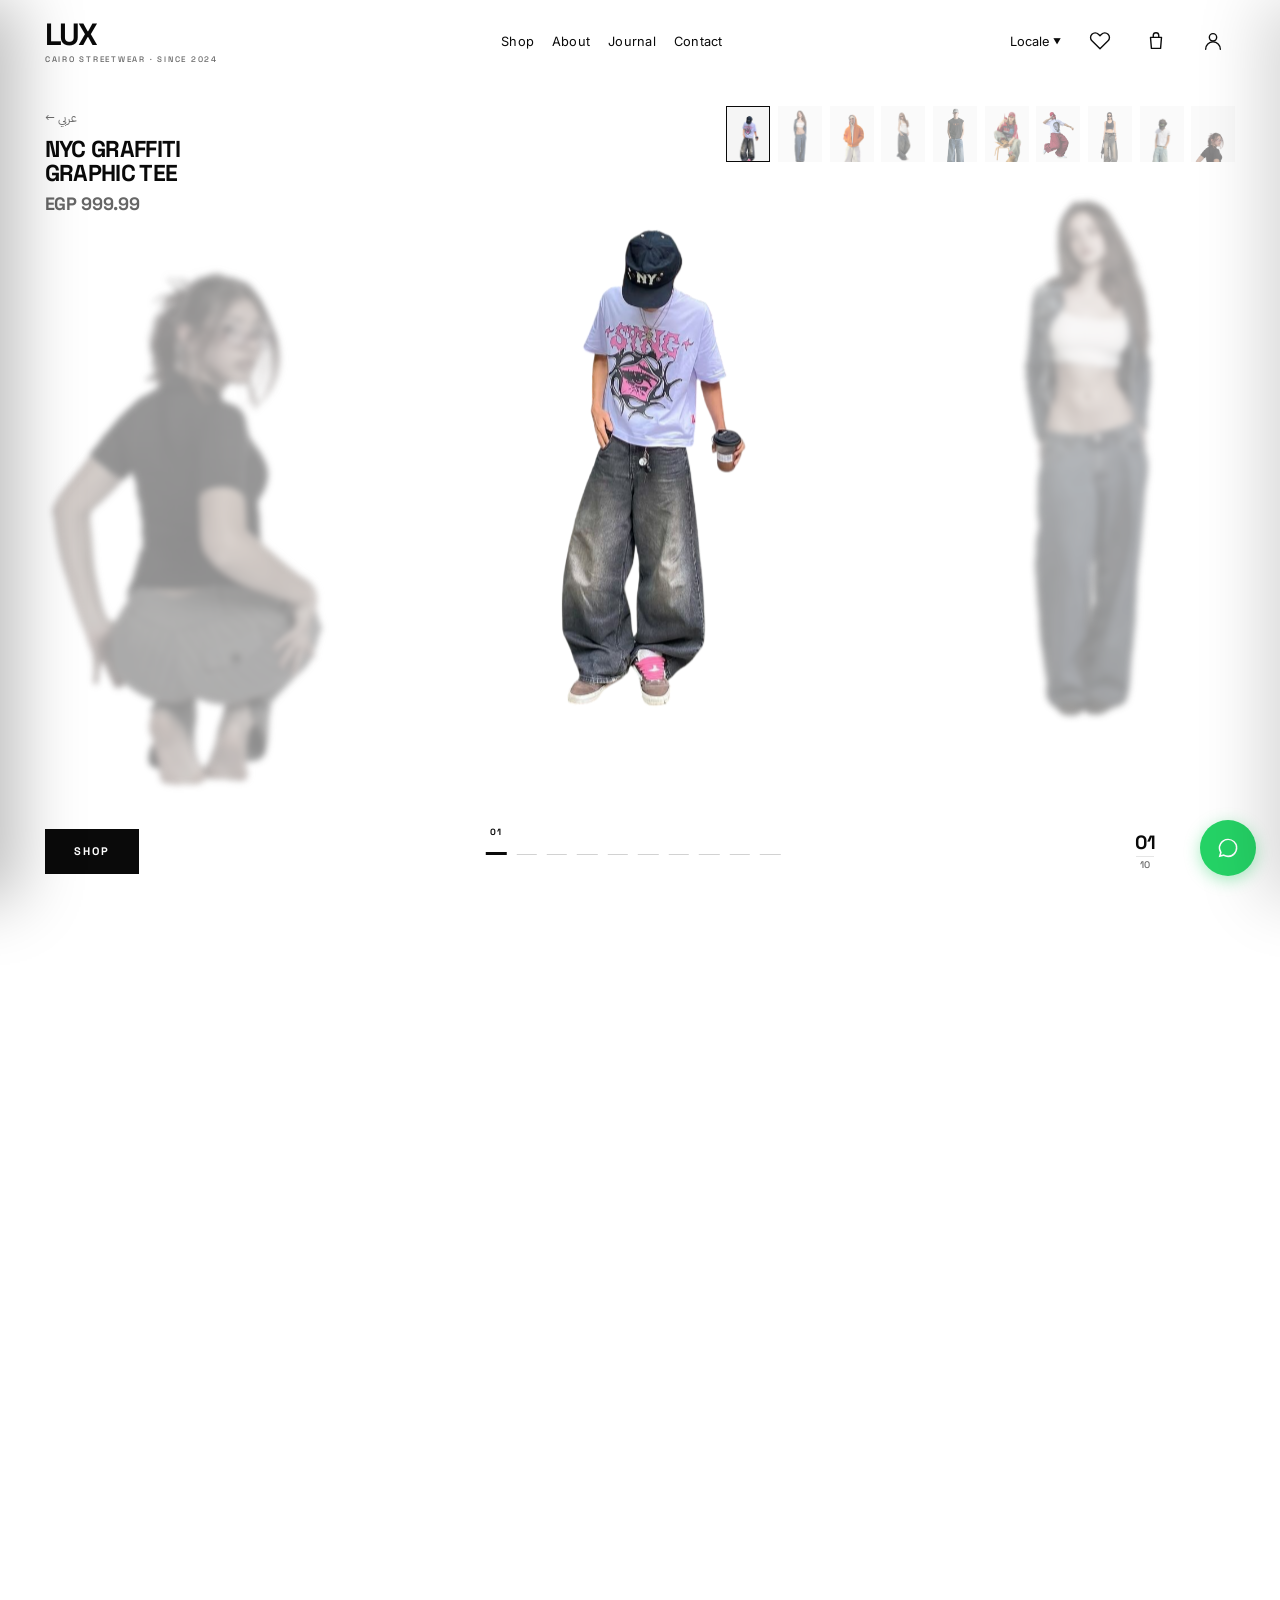
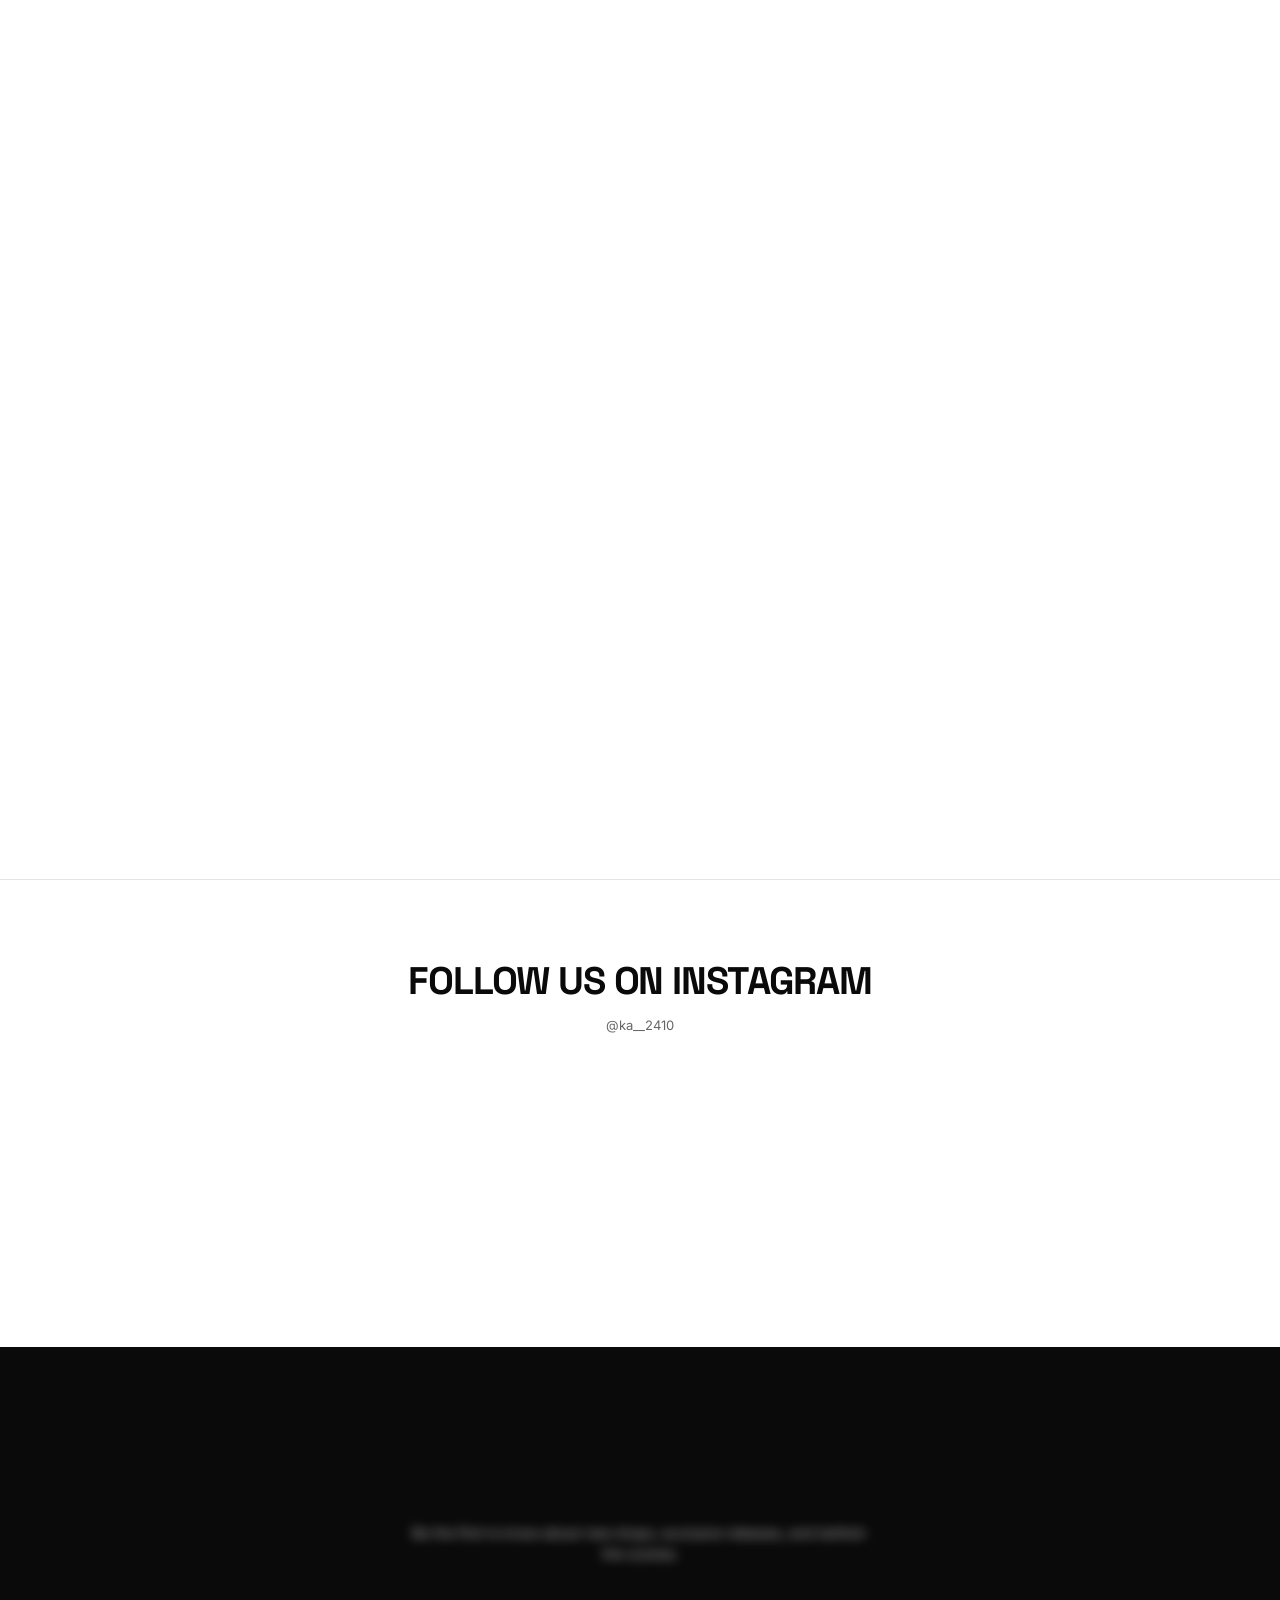
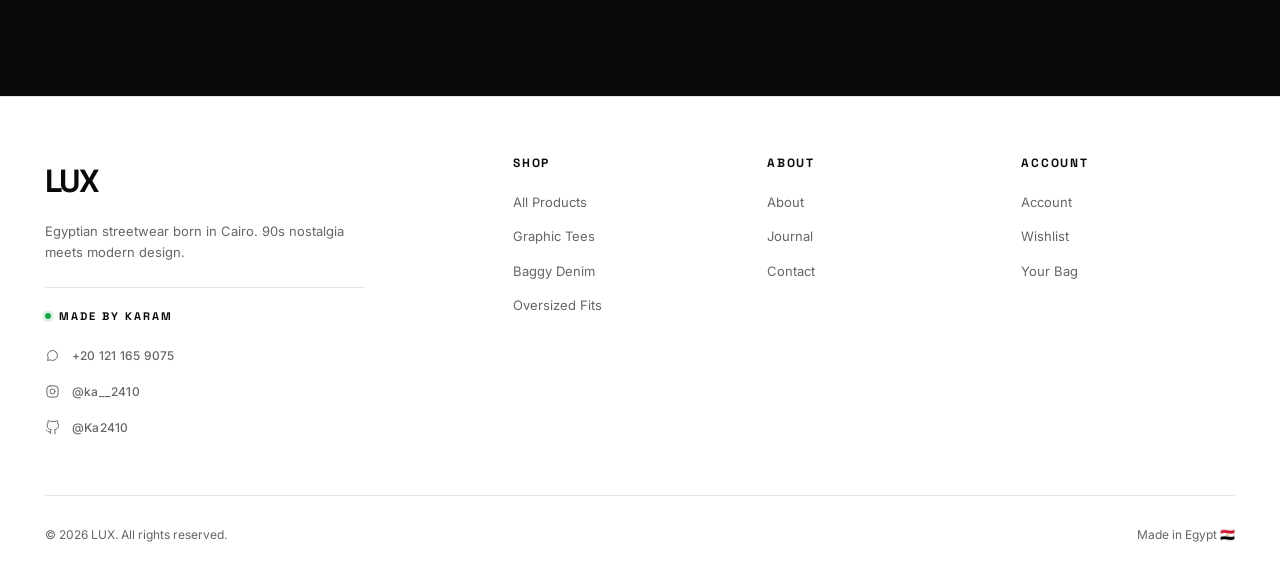
<file: index.html>
<!DOCTYPE html>
<html lang="en" dir="ltr">
<head>
<meta charset="UTF-8" />
<meta name="viewport" content="width=device-width, initial-scale=1.0, viewport-fit=cover" />
<title>LUX — Egyptian Streetwear</title>
<meta name="description" content="LUX — Egyptian streetwear born in Cairo. 90s nostalgia meets modern design. Shop graphic tees, baggy denim, oversized fits." />
<meta property="og:type" content="website" />
<meta property="og:url" content="https://lux-eg.com/" />
<meta property="og:title" content="LUX — Egyptian Streetwear" />
<meta property="og:description" content="Egyptian streetwear born in Cairo. 90s nostalgia meets modern design." />
<meta property="og:image" content="https://lux-eg.com/images/look-01.png" />
<meta property="og:site_name" content="LUX" />
<meta name="twitter:card" content="summary_large_image" />
<meta name="twitter:title" content="LUX — Egyptian Streetwear" />
<meta name="twitter:description" content="Egyptian streetwear born in Cairo." />
<meta name="twitter:image" content="https://lux-eg.com/images/look-01.png" />
<link rel="icon" type="image/svg+xml" href="./favicon.svg" />
<link rel="preconnect" href="https://fonts.googleapis.com">
<link rel="preconnect" href="https://fonts.gstatic.com" crossorigin>
<link href="https://fonts.googleapis.com/css2?family=Space+Grotesk:wght@400;500;700&family=Inter:wght@300;400;500;700&family=IBM+Plex+Sans+Arabic:wght@400;500;700&display=swap" rel="stylesheet">
<link rel="stylesheet" href="https://cdn.jsdelivr.net/npm/swiper@11/swiper-bundle.min.css" />
<link rel="stylesheet" href="./css/style.css" />
<link rel="stylesheet" href="./css/animations.css" />
<link rel="stylesheet" href="./css/home.css" />
</head>
<body>

<div id="navbar-container"></div>

<section class="hero hero-preload">
  <div class="hero-info">
    <button class="ar" id="arBtn" style="font-family:var(--font-ar);font-size:12px;margin-bottom:10px;opacity:0.6;">← عربي</button>
    <h1 class="hero-title" id="heroTitle">NYC GRAFFITI<br>GRAPHIC TEE</h1>
    <div class="hero-price" id="heroPrice">EGP 999.99</div>
  </div>

  <div class="hero-thumbs" id="heroThumbs"></div>

  <div class="swiper hero-swiper" id="heroSwiper">
    <div class="swiper-wrapper" id="heroWrapper"></div>
  </div>

  <div class="hero-bottom">
    <a href="product.html?slug=nyc-graffiti" class="btn hero-btn" id="heroBtn">
      <span data-t="shop">Shop Now</span>
    </a>
    <div class="hero-scroll-wrap">
      <div class="hero-chapters" id="heroChapters"></div>
    </div>
    <div class="hero-counter">
      <span class="current" id="heroCurrent">01</span>
      <span class="sep"></span>
      <span class="total" id="heroTotal">10</span>
    </div>
  </div>
</section>

<section class="section">
  <div class="section-head">
    <h2 class="section-title">Featured</h2>
    <a href="shop.html" class="section-link">Shop All →</a>
  </div>
  <div class="product-grid" id="featuredGrid"></div>
</section>

<section class="section">
  <div class="section-head">
    <h2 class="section-title">Collections</h2>
  </div>
  <div class="collections-grid">
    <a href="shop.html#graphic-tees" class="collection-card">
      <img src="./images/look-01.png" alt="Graphic Tees">
      <div class="collection-card-info"><h3>Graphic Tees</h3><p>Bold prints, soft cotton</p></div>
    </a>
    <a href="shop.html#baggy-denim" class="collection-card">
      <img src="./images/look-10.png" alt="Baggy Denim">
      <div class="collection-card-info"><h3>Baggy Denim</h3><p>Wide legs, big vibes</p></div>
    </a>
    <a href="shop.html#oversized-fits" class="collection-card">
      <img src="./images/look-03.png" alt="Oversized Fits">
      <div class="collection-card-info"><h3>Oversized Fits</h3><p>Comfort meets statement</p></div>
    </a>
  </div>
</section>

<section class="recently-viewed" id="recentlyViewedSection" style="display:none;">
  <div class="section-head">
    <h2 class="section-title" data-t="recentlyViewed">Recently Viewed</h2>
  </div>
  <div class="product-grid" id="recentlyViewedGrid"></div>
</section>

<section class="instagram-feed">
  <h2 data-t="followUs">Follow us on Instagram</h2>
  <a href="https://instagram.com/ka__2410" target="_blank" rel="noopener" class="handle">@ka__2410</a>
  <div class="instagram-grid" id="instagramGrid"></div>
</section>

<section class="newsletter">
  <h2 data-t="newsletter">Join the Movement</h2>
  <p>Be the first to know about new drops, exclusive releases, and behind-the-scenes.</p>
  <form class="newsletter-form" onsubmit="event.preventDefault(); showToast(t('subscribed')); this.reset();">
    <input type="email" placeholder="Your email" data-t-ph="emailPlaceholder" required>
    <button type="submit" data-t="subscribe">Subscribe</button>
  </form>
</section>

<div id="footer-container"></div>
<div id="drawers-container"></div>
<div id="modals-container"></div>

<script src="https://cdn.jsdelivr.net/npm/swiper@11/swiper-bundle.min.js"></script>
<script src="./js/app.js"></script>
<script src="./js/animations.js"></script>
<script>
document.addEventListener('DOMContentLoaded', () => {
  document.getElementById('navbar-container').innerHTML = renderNavbar();
  document.getElementById('footer-container').innerHTML = renderFooter();
  document.getElementById('drawers-container').innerHTML = renderDrawers();
  document.getElementById('modals-container').innerHTML = renderModals();
  initApp();

  const heroWrapper = document.getElementById('heroWrapper');
  PRODUCTS.forEach(p => {
    const slide = document.createElement('div');
    slide.className = 'swiper-slide';
    slide.innerHTML = `<img class="hero-img" src="${p.images[0]}" alt="${p.lookName}" loading="${p.id < 3 ? 'eager' : 'lazy'}">`;
    heroWrapper.appendChild(slide);
  });

  // ✅ Swiper Config — محسّن للموبايل
  const heroSwiper = new Swiper('#heroSwiper', {
    slidesPerView: 'auto',
    centeredSlides: true,
    loop: true,
    rtl: false,
    speed: 800,
    grabCursor: true,
    mousewheel: { forceToAxis: true, sensitivity: 1, releaseOnEdges: false },
    keyboard: { enabled: true },
    watchSlidesProgress: true,
    slideToClickedSlide: true,
    spaceBetween: 8,
    breakpoints: {
      0: {
        slidesPerView: 'auto',
        spaceBetween: 6
      },
      480: {
        slidesPerView: 'auto',
        spaceBetween: 8
      },
      900: {
        slidesPerView: 'auto',
        spaceBetween: 12
      }
    }
  });

  const heroTitle = document.getElementById('heroTitle');
  const heroPrice = document.getElementById('heroPrice');
  const heroBtn = document.getElementById('heroBtn');
  const heroCurrent = document.getElementById('heroCurrent');
  const heroThumbs = document.getElementById('heroThumbs');
  const heroChapters = document.getElementById('heroChapters');
  document.getElementById('heroTotal').textContent = String(PRODUCTS.length).padStart(2, '0');

  function renderHero(index) {
    const p = PRODUCTS[index];
    heroTitle.innerHTML = `${AppState.isRTL ? p.lookNameAr : p.lookName}<br>${AppState.isRTL ? p.itemNameAr : p.itemName}`;
    heroPrice.textContent = formatPrice(p.price);
    heroBtn.href = `product.html?slug=${p.slug}`;
    heroCurrent.textContent = num(String(index + 1).padStart(2, '0'));

    heroChapters.innerHTML = PRODUCTS.map((pp, i) => {
      const chapterNum = String(i + 1).padStart(2, '0');
      return `
        <button class="hero-chapter ${i === index ? 'active' : ''}"
                data-chapter="${i}"
                aria-label="${AppState.isRTL ? pp.lookNameAr : pp.lookName}">
          <span class="hero-chapter-num">${num(chapterNum)}</span>
        </button>
      `;
    }).join('');

    heroChapters.querySelectorAll('[data-chapter]').forEach(btn => {
      btn.addEventListener('click', () => {
        heroSwiper.slideToLoop(parseInt(btn.dataset.chapter, 10));
      });
    });

    heroThumbs.innerHTML = PRODUCTS.map((pp, i) =>
      `<button class="hero-thumb ${i === index ? 'active' : ''}" data-idx="${i}"
              style="background-image:url('${pp.images[0]}')" aria-label="${pp.lookName}"></button>`
    ).join('');
  }

  heroThumbs.addEventListener('click', e => {
    const thumb = e.target.closest('.hero-thumb');
    if (thumb) heroSwiper.slideToLoop(parseInt(thumb.dataset.idx, 10));
  });

  heroSwiper.on('slideChange', () => renderHero(heroSwiper.realIndex));
  renderHero(0);

  const featuredGrid = document.getElementById('featuredGrid');
  function renderFeatured() {
    featuredGrid.innerHTML = PRODUCTS.slice(0, 4).map(p => productCardHTML(p)).join('');
  }
  renderFeatured();

  const rvProducts = AppState.recentlyViewed.map(id => PRODUCTS.find(p => p.id === id)).filter(Boolean);
  if (rvProducts.length >= 2) {
    document.getElementById('recentlyViewedSection').style.display = 'block';
    document.getElementById('recentlyViewedGrid').innerHTML = rvProducts.map(p => productCardHTML(p)).join('');
  }

  const igImages = ['./images/look-01.png','./images/look-02.png','./images/look-03.png','./images/look-04.png','./images/look-05.png','./images/look-06.png'];
  document.getElementById('instagramGrid').innerHTML = igImages.map(img =>
    `<a href="https://instagram.com/ka__2410" target="_blank" rel="noopener" class="instagram-post" style="background-image:url('${img}')"></a>`
  ).join('');

  window.onLanguageChange = () => {
    renderHero(heroSwiper.realIndex);
    renderFeatured();
  };
});
</script>
</body>
</html>
</file>
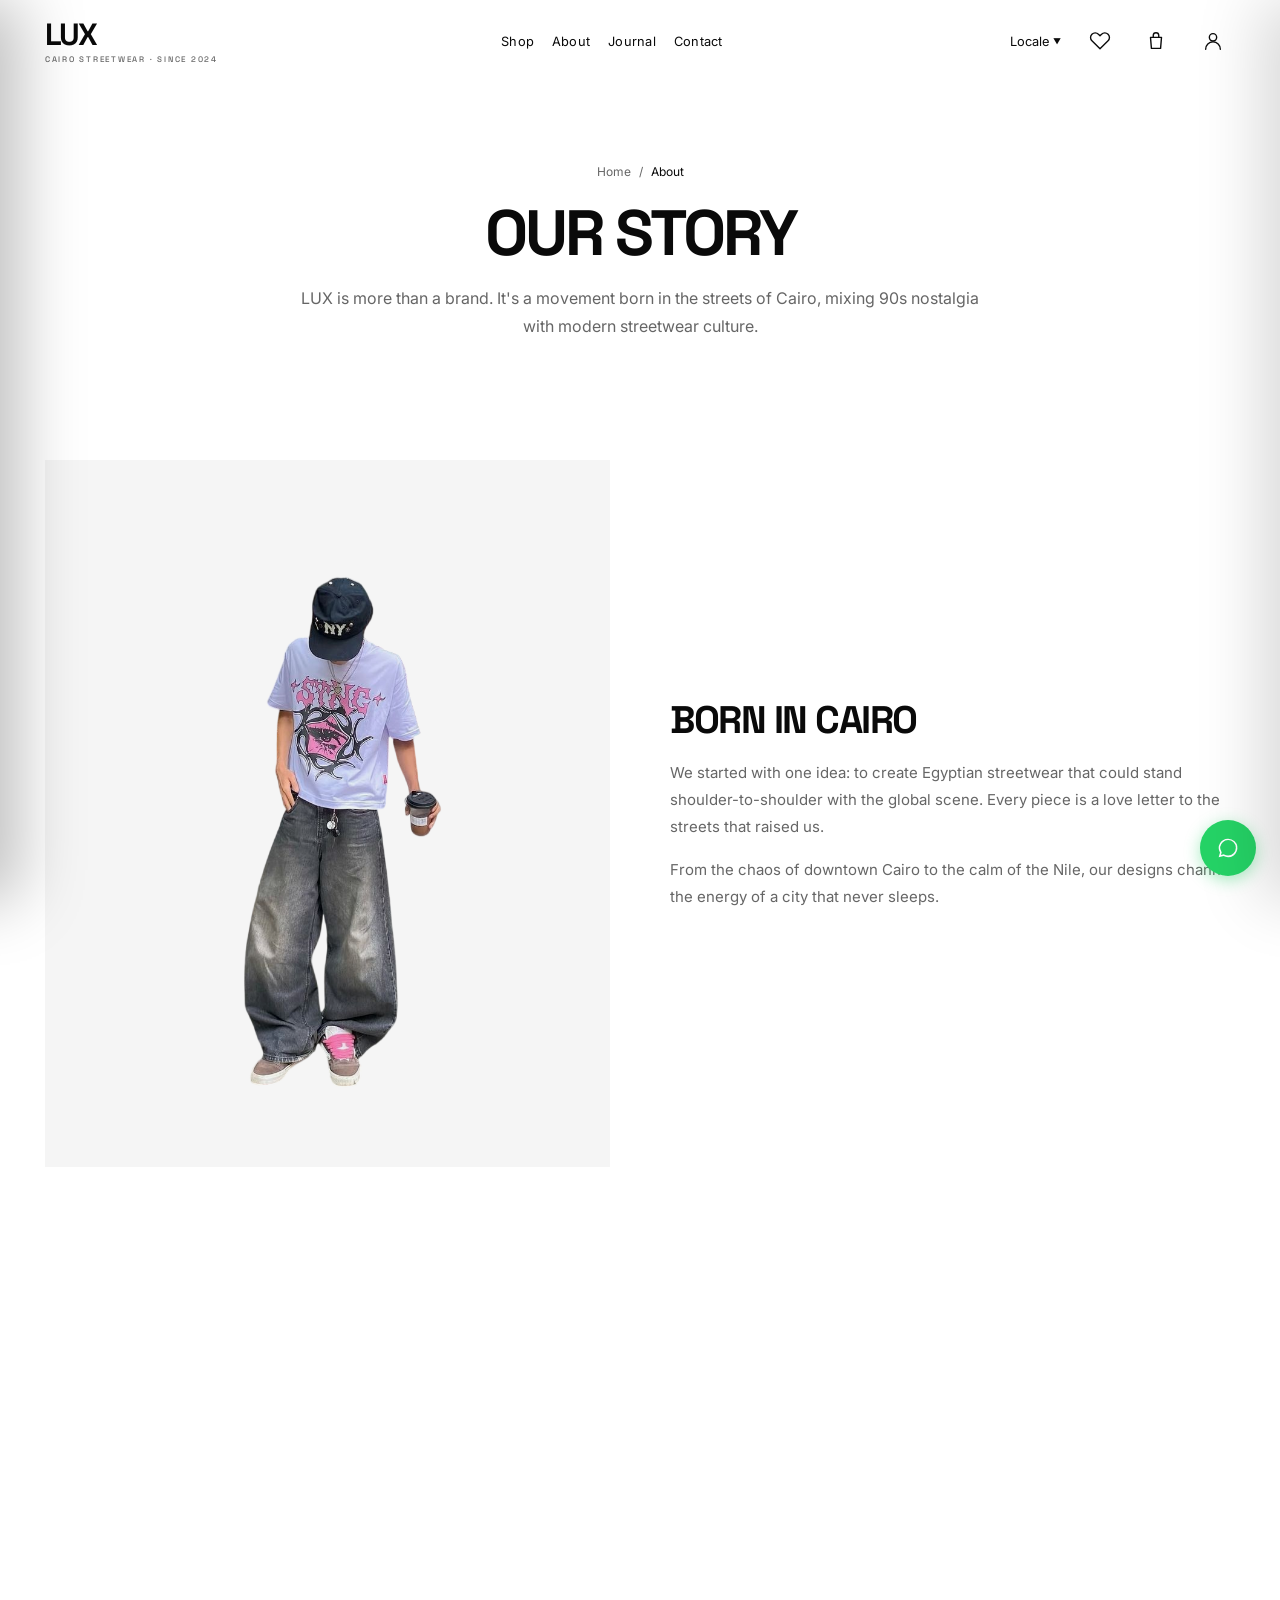
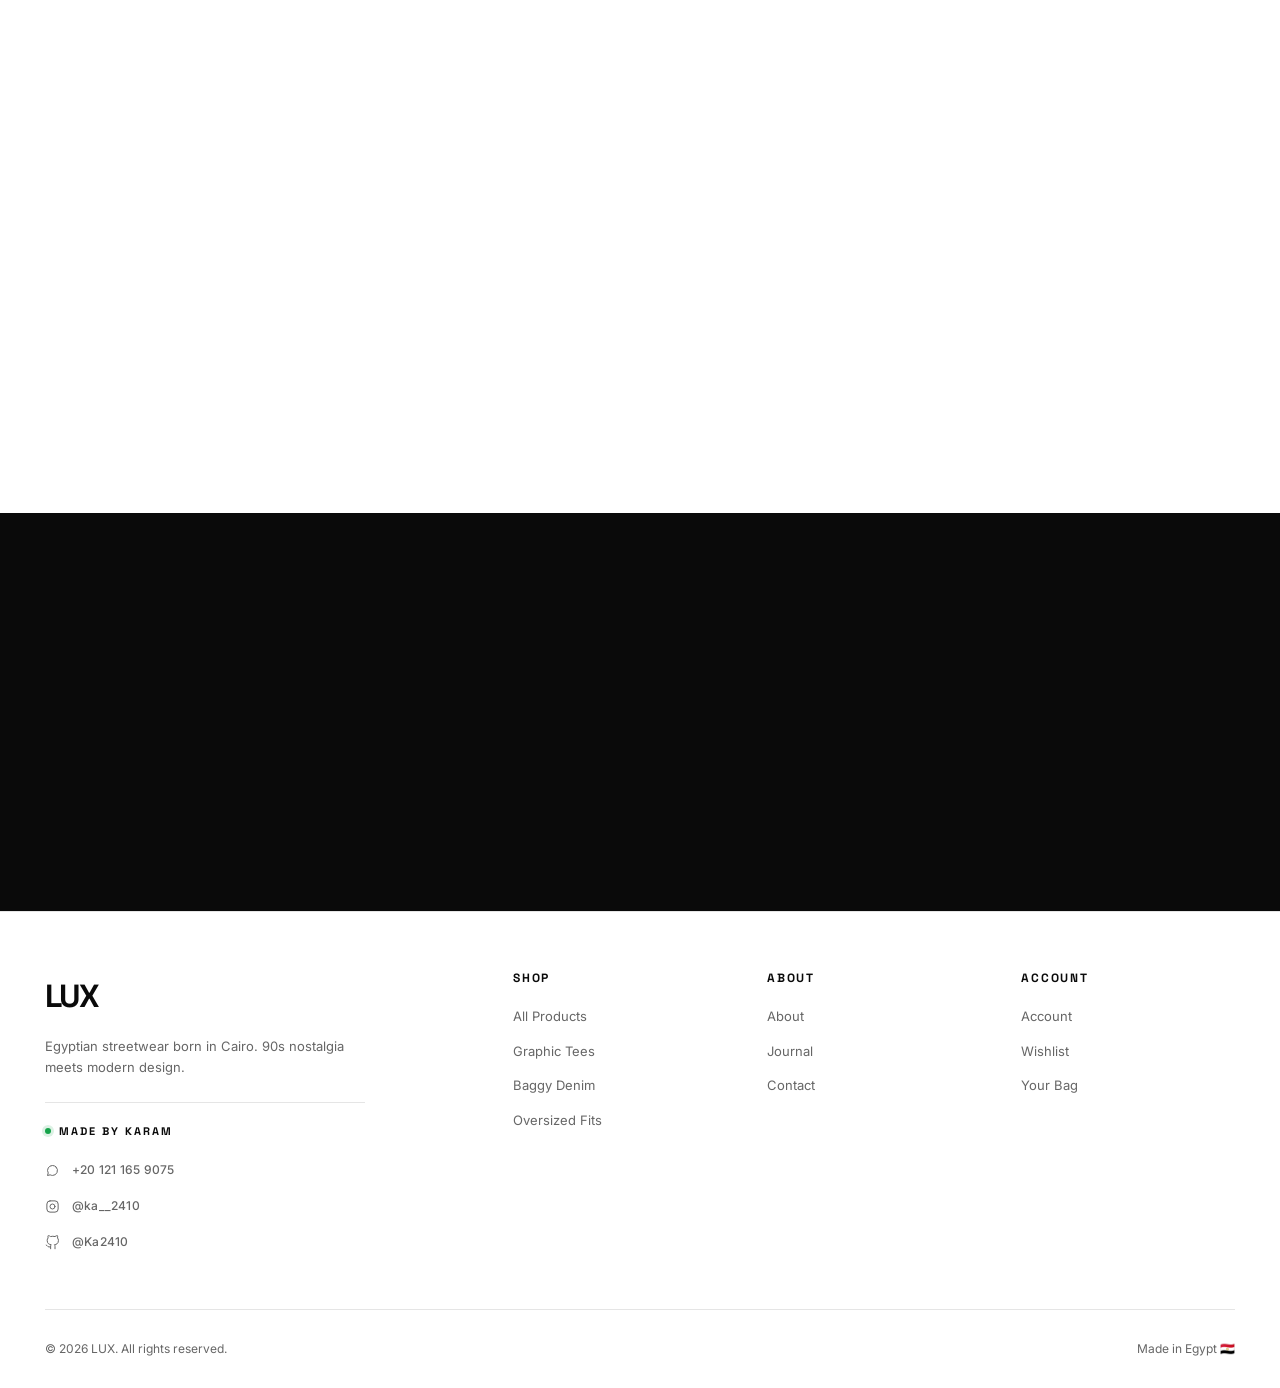
<file: about.html>
<!DOCTYPE html>
<html lang="en" dir="ltr">
<head>
<meta charset="UTF-8" />
<meta name="viewport" content="width=device-width, initial-scale=1.0" />
<title>About — LUX</title>
<meta name="description" content="LUX — Egyptian streetwear born in Cairo. Read our story, values, and mission." />
<meta property="og:type" content="website" />
<meta property="og:url" content="https://lux-eg.com/about.html" />
<meta property="og:title" content="About — LUX" />
<meta property="og:description" content="Egyptian streetwear born in Cairo. Read our story and values." />
<meta property="og:image" content="https://lux-eg.com/images/look-01.png" />
<meta property="og:site_name" content="LUX" />
<meta name="twitter:card" content="summary_large_image" />
<meta name="twitter:title" content="About — LUX" />
<meta name="twitter:description" content="Egyptian streetwear born in Cairo." />
<meta name="twitter:image" content="https://lux-eg.com/images/look-01.png" />
<link rel="icon" type="image/svg+xml" href="./favicon.svg" />
<link href="https://fonts.googleapis.com/css2?family=Space+Grotesk:wght@400;500;700&family=Inter:wght@300;400;500;700&family=IBM+Plex+Sans+Arabic:wght@400;500;700&display=swap" rel="stylesheet">
<link rel="stylesheet" href="./css/style.css" />
<link rel="stylesheet" href="./css/animations.css" />
<link rel="stylesheet" href="./css/about.css" />
</head>
<body>

<div id="navbar-container"></div>

<section class="about-hero">
  <div class="breadcrumb"><a href="index.html">Home</a> / <span data-t="about">About</span></div>
  <h1 data-t="ourStory">Our Story</h1>
  <p data-t="aboutHeroText">LUX is more than a brand. It's a movement born in the streets of Cairo, mixing 90s nostalgia with modern streetwear culture.</p>
</section>

<div class="story-block">
  <div class="story-image"><img src="./images/look-01.png" alt="Born in Cairo"></div>
  <div class="story-text">
    <h2 data-t="bornInCairo">Born in Cairo</h2>
    <p data-t="aboutStory1P1">We started with one idea: to create Egyptian streetwear that could stand shoulder-to-shoulder with the global scene.</p>
    <p data-t="aboutStory1P2">From the chaos of downtown Cairo to the calm of the Nile, our designs channel the energy of a city that never sleeps.</p>
  </div>
</div>

<div class="story-block reverse">
  <div class="story-image"><img src="./images/look-03.png" alt="Made in Egypt"></div>
  <div class="story-text">
    <h2 data-t="madeInEgypt">Made in Egypt</h2>
    <p data-t="aboutStory2P1">Every LUX piece is designed and manufactured locally, supporting Egyptian artisans.</p>
    <p data-t="aboutStory2P2">We believe in quality you can feel and roots you can trust. No shortcuts, no compromises.</p>
  </div>
</div>

<section class="values-section">
  <div class="section-head" style="max-width:1200px;margin:0 auto 40px;">
    <h2 class="section-title" style="color:#fff;" data-t="ourValues">Our Values</h2>
  </div>
  <div class="values-grid">
    <div class="value-card">
      <div class="value-icon"><svg viewBox="0 0 24 24"><polyline points="20,6 9,17 4,12"/></svg></div>
      <h3 data-t="quality">Quality</h3>
      <p data-t="valueQualityText">Premium fabrics, careful stitching, built to last season after season.</p>
    </div>
    <div class="value-card">
      <div class="value-icon"><svg viewBox="0 0 24 24"><path d="M12 2 L20 8 L12 22 L4 8 Z"/></svg></div>
      <h3 data-t="sustainability">Sustainability</h3>
      <p data-t="valueSustainabilityText">Slow fashion, ethical production, minimal waste. Better for the planet.</p>
    </div>
    <div class="value-card">
      <div class="value-icon"><svg viewBox="0 0 24 24"><circle cx="9" cy="7" r="4"/><path d="M17 11a4 4 0 1 0 0-8"/><path d="M2 21v-2a4 4 0 0 1 4-4h6a4 4 0 0 1 4 4v2"/></svg></div>
      <h3 data-t="community">Community</h3>
      <p data-t="valueCommunityText">A movement, not just a brand. Welcome to the LUX family.</p>
    </div>
  </div>
</section>

<div id="footer-container"></div>
<div id="drawers-container"></div>
<div id="modals-container"></div>

<script src="./js/app.js"></script>
<script src="./js/animations.js"></script>
<script>
document.addEventListener('DOMContentLoaded', () => {
  document.getElementById('navbar-container').innerHTML = renderNavbar();
  document.getElementById('footer-container').innerHTML = renderFooter();
  document.getElementById('drawers-container').innerHTML = renderDrawers();
  document.getElementById('modals-container').innerHTML = renderModals();
  initApp();
});
</script>
</body>
</html>
</file>
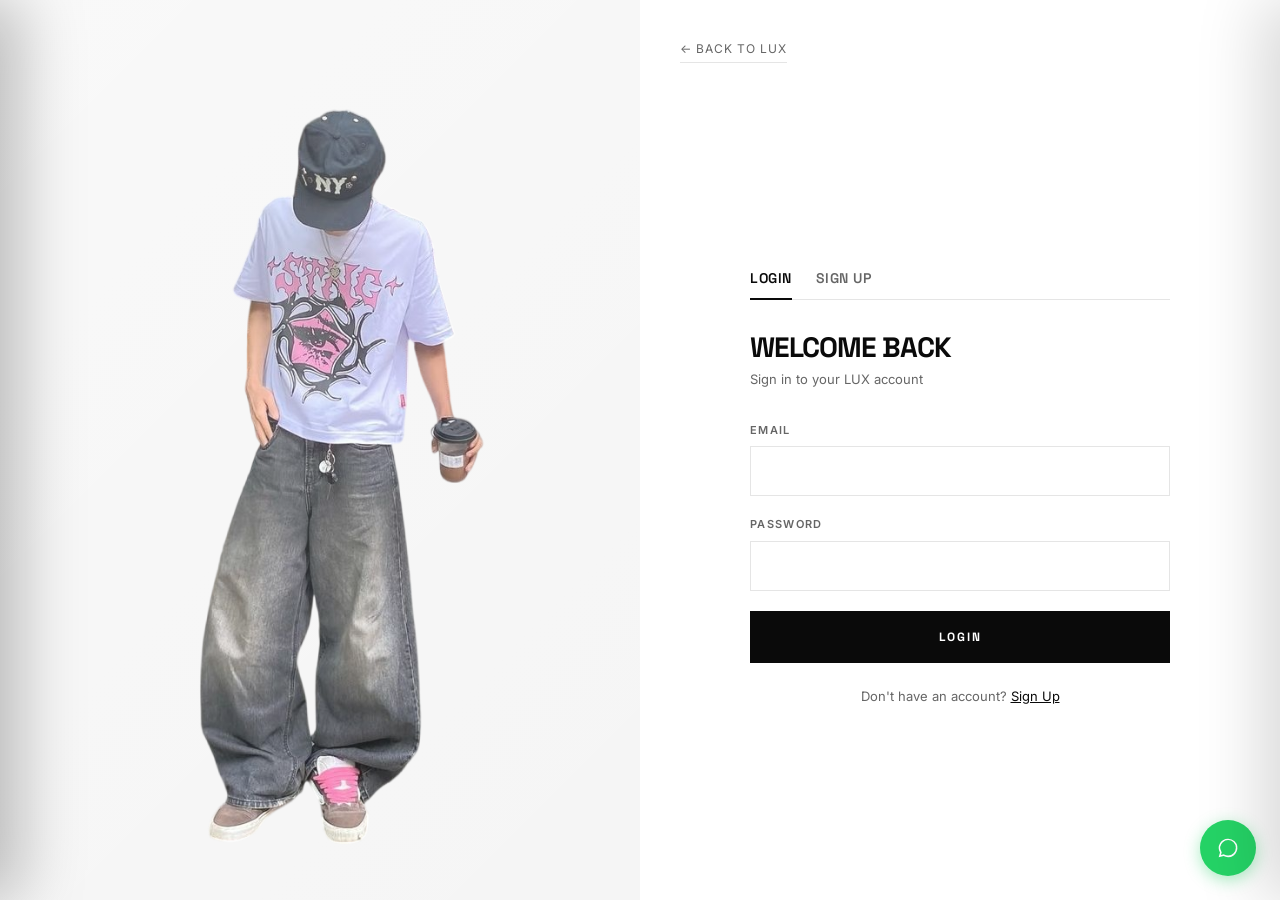
<file: account.html>
<!DOCTYPE html>
<html lang="en" dir="ltr">
<head>
<meta charset="UTF-8" />
<meta name="viewport" content="width=device-width, initial-scale=1.0" />
<title>Account — LUX</title>
<meta name="description" content="Manage your LUX account, orders, and addresses." />
<meta property="og:type" content="website" />
<meta property="og:url" content="https://lux-eg.com/account.html" />
<meta property="og:title" content="Account — LUX" />
<meta property="og:description" content="Manage your LUX account." />
<meta property="og:image" content="https://lux-eg.com/images/look-01.png" />
<meta property="og:site_name" content="LUX" />
<meta name="twitter:card" content="summary_large_image" />
<meta name="twitter:title" content="Account — LUX" />
<meta name="twitter:description" content="Manage your LUX account." />
<meta name="twitter:image" content="https://lux-eg.com/images/look-01.png" />
<link rel="icon" type="image/svg+xml" href="./favicon.svg" />
<link rel="preconnect" href="https://fonts.googleapis.com">
<link rel="preconnect" href="https://fonts.gstatic.com" crossorigin>
<link href="https://fonts.googleapis.com/css2?family=Space+Grotesk:wght@400;500;700&family=Inter:wght@300;400;500;700&family=IBM+Plex+Sans+Arabic:wght@400;500;700&display=swap" rel="stylesheet">
<link rel="stylesheet" href="./css/style.css" />
<link rel="stylesheet" href="./css/animations.css" />
<link rel="stylesheet" href="./css/account.css" />
</head>
<body>

<div id="navbar-container"></div>

<div class="account-page">
  <aside class="account-side">
    <div class="account-user">
      <div class="account-avatar" id="userAvatar">L</div>
      <div>
        <div class="account-name" id="userName">LUX User</div>
        <div class="account-email" id="userEmail">user@lux.com</div>
      </div>
    </div>
    <nav class="account-nav">
      <button class="active" data-tab="orders" data-t="myOrders">My Orders</button>
      <button data-tab="profile" data-t="myProfile">My Profile</button>
      <button data-tab="addresses" data-t="myAddresses">Addresses</button>
      <button data-tab="wishlist" data-t="myWishlist">My Wishlist</button>
      <button class="logout-btn" id="logoutBtn" data-t="logout">Logout</button>
    </nav>
  </aside>

  <div class="account-content">
    <div class="account-panel active" data-panel="orders">
      <h2 data-t="myOrders">My Orders</h2>
      <div id="ordersList"></div>
    </div>

    <div class="account-panel" data-panel="profile">
      <h2 data-t="myProfile">My Profile</h2>
      <form id="profileForm">
        <div class="form-group"><label class="form-label" data-t="fullName">Full Name</label><input type="text" class="form-input" name="name" id="profileName"></div>
        <div class="form-group"><label class="form-label" data-t="email">Email</label><input type="email" class="form-input" name="email" id="profileEmail"></div>
        <div class="form-group"><label class="form-label" data-t="phone">Phone</label><input type="tel" class="form-input" name="phone" id="profilePhone"></div>
        <button type="submit" class="btn" data-t="saveChanges">Save Changes</button>
      </form>
    </div>

    <div class="account-panel" data-panel="addresses">
      <h2 data-t="myAddresses">My Addresses</h2>
      <p style="color:var(--muted);font-size:14px;">No saved addresses yet.</p>
    </div>

    <div class="account-panel" data-panel="wishlist">
      <h2 data-t="myWishlist">My Wishlist</h2>
      <div class="product-grid" id="wishGrid"></div>
    </div>
  </div>
</div>

<div id="footer-container"></div>
<div id="drawers-container"></div>
<div id="modals-container"></div>

<script src="./js/app.js"></script>
<script src="./js/animations.js"></script>
<script>
document.addEventListener('DOMContentLoaded', () => {
  document.getElementById('navbar-container').innerHTML = renderNavbar();
  document.getElementById('footer-container').innerHTML = renderFooter();
  document.getElementById('drawers-container').innerHTML = renderDrawers();
  document.getElementById('modals-container').innerHTML = renderModals();
  initApp();

  if (!AppState.user) { window.location.href = 'login.html'; return; }

  const u = AppState.user;
  document.getElementById('userName').textContent = u.name || 'LUX User';
  document.getElementById('userEmail').textContent = u.email || '';
  document.getElementById('userAvatar').textContent = (u.name || 'L').charAt(0).toUpperCase();
  document.getElementById('profileName').value = u.name || '';
  document.getElementById('profileEmail').value = u.email || '';
  document.getElementById('profilePhone').value = u.phone || '';

  document.querySelectorAll('.account-nav button[data-tab]').forEach(btn =>
    btn.addEventListener('click', () => {
      document.querySelectorAll('.account-nav button').forEach(b => b.classList.remove('active'));
      btn.classList.add('active');
      document.querySelectorAll('.account-panel').forEach(p => p.classList.remove('active'));
      document.querySelector(`.account-panel[data-panel="${btn.dataset.tab}"]`).classList.add('active');
    }));

  document.getElementById('logoutBtn').addEventListener('click', logout);

  document.getElementById('profileForm').addEventListener('submit', e => {
    e.preventDefault();
    const data = new FormData(e.target);
    saveUser({ name: data.get('name'), email: data.get('email'), phone: data.get('phone') });
    showToast('Saved!');
  });

  function renderOrders() {
    const list = document.getElementById('ordersList');
    if (AppState.orders.length === 0) {
      list.innerHTML = `
        <div class="empty-state">
          <div class="empty-state-icon">
            <svg viewBox="0 0 24 24"><path d="M6 8h12l-1 12H7L6 8z"/><path d="M9 8V6a3 3 0 0 1 6 0v2"/></svg>
          </div>
          <h2 data-t="noOrders">No orders yet</h2>
          <p data-t="noOrdersText">Start shopping to place your first order.</p>
          <a href="shop.html" class="btn" data-t="startShopping">Start Shopping</a>
        </div>
      `;
      applyTranslations();
      return;
    }
    list.innerHTML = AppState.orders.map(o => `
      <div class="order-card">
        <div class="order-card-head">
          <div>
            <div class="order-card-num">#${o.num}</div>
            <div class="order-card-date">${new Date(o.date).toLocaleDateString()}</div>
          </div>
          <span class="order-card-status ${o.status}">${t(o.status) || o.status}</span>
        </div>
        <div class="order-card-items">${o.items.length} ${t('products')} · ${o.items.map(i => i.itemName).join(' · ')}</div>
        <div class="order-card-total">${formatPrice(o.total)}</div>
      </div>
    `).join('');
  }

  function renderWishlist() {
    const grid = document.getElementById('wishGrid');
    const items = PRODUCTS.filter(p => isWishlisted(p.id));
    if (items.length === 0) {
      grid.innerHTML = `
        <div class="empty-state" style="grid-column:1/-1;">
          <h2 data-t="emptyWishlist">Your wishlist is empty</h2>
          <a href="shop.html" class="btn" data-t="startShopping">Start Shopping</a>
        </div>
      `;
      applyTranslations();
      return;
    }
    grid.innerHTML = items.map(p => productCardHTML(p)).join('');
  }

  renderOrders();
  renderWishlist();
  window.onLanguageChange = () => { renderOrders(); renderWishlist(); };
});
</script>
</body>
</html>
</file>
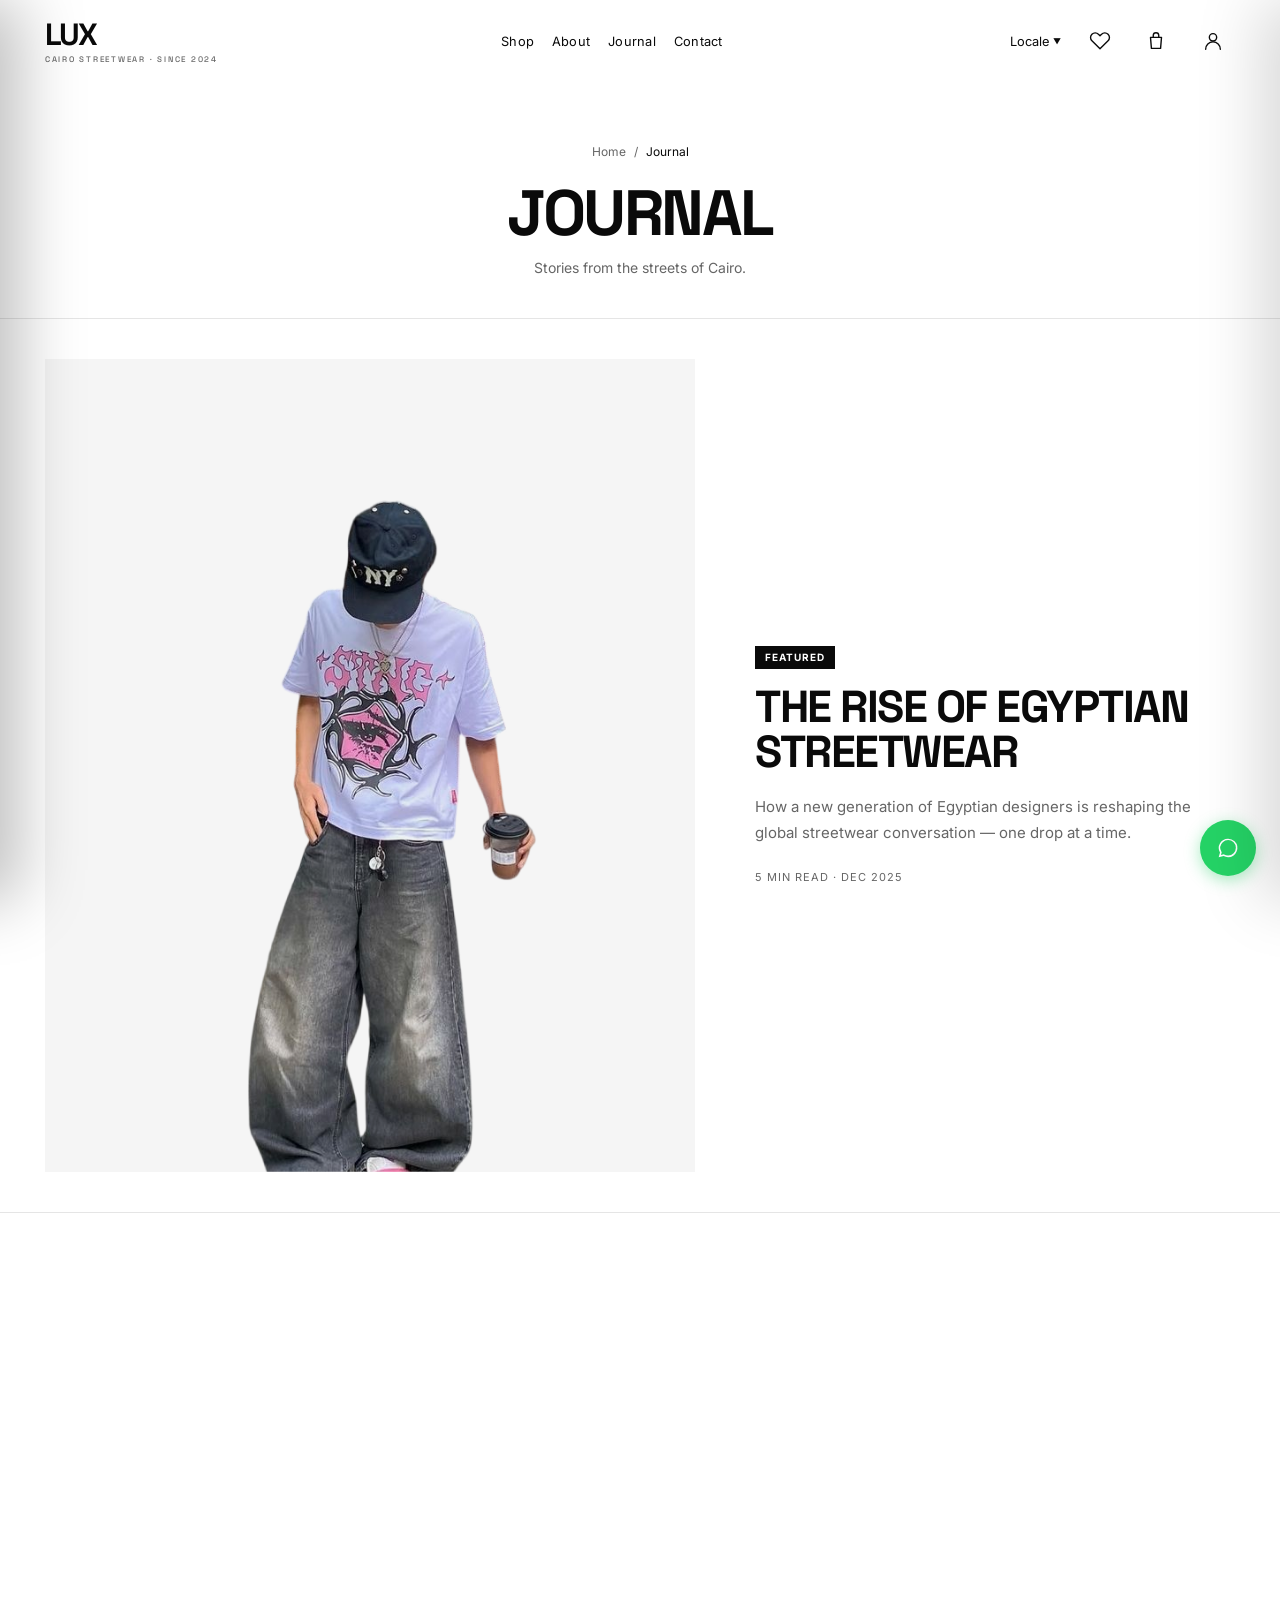
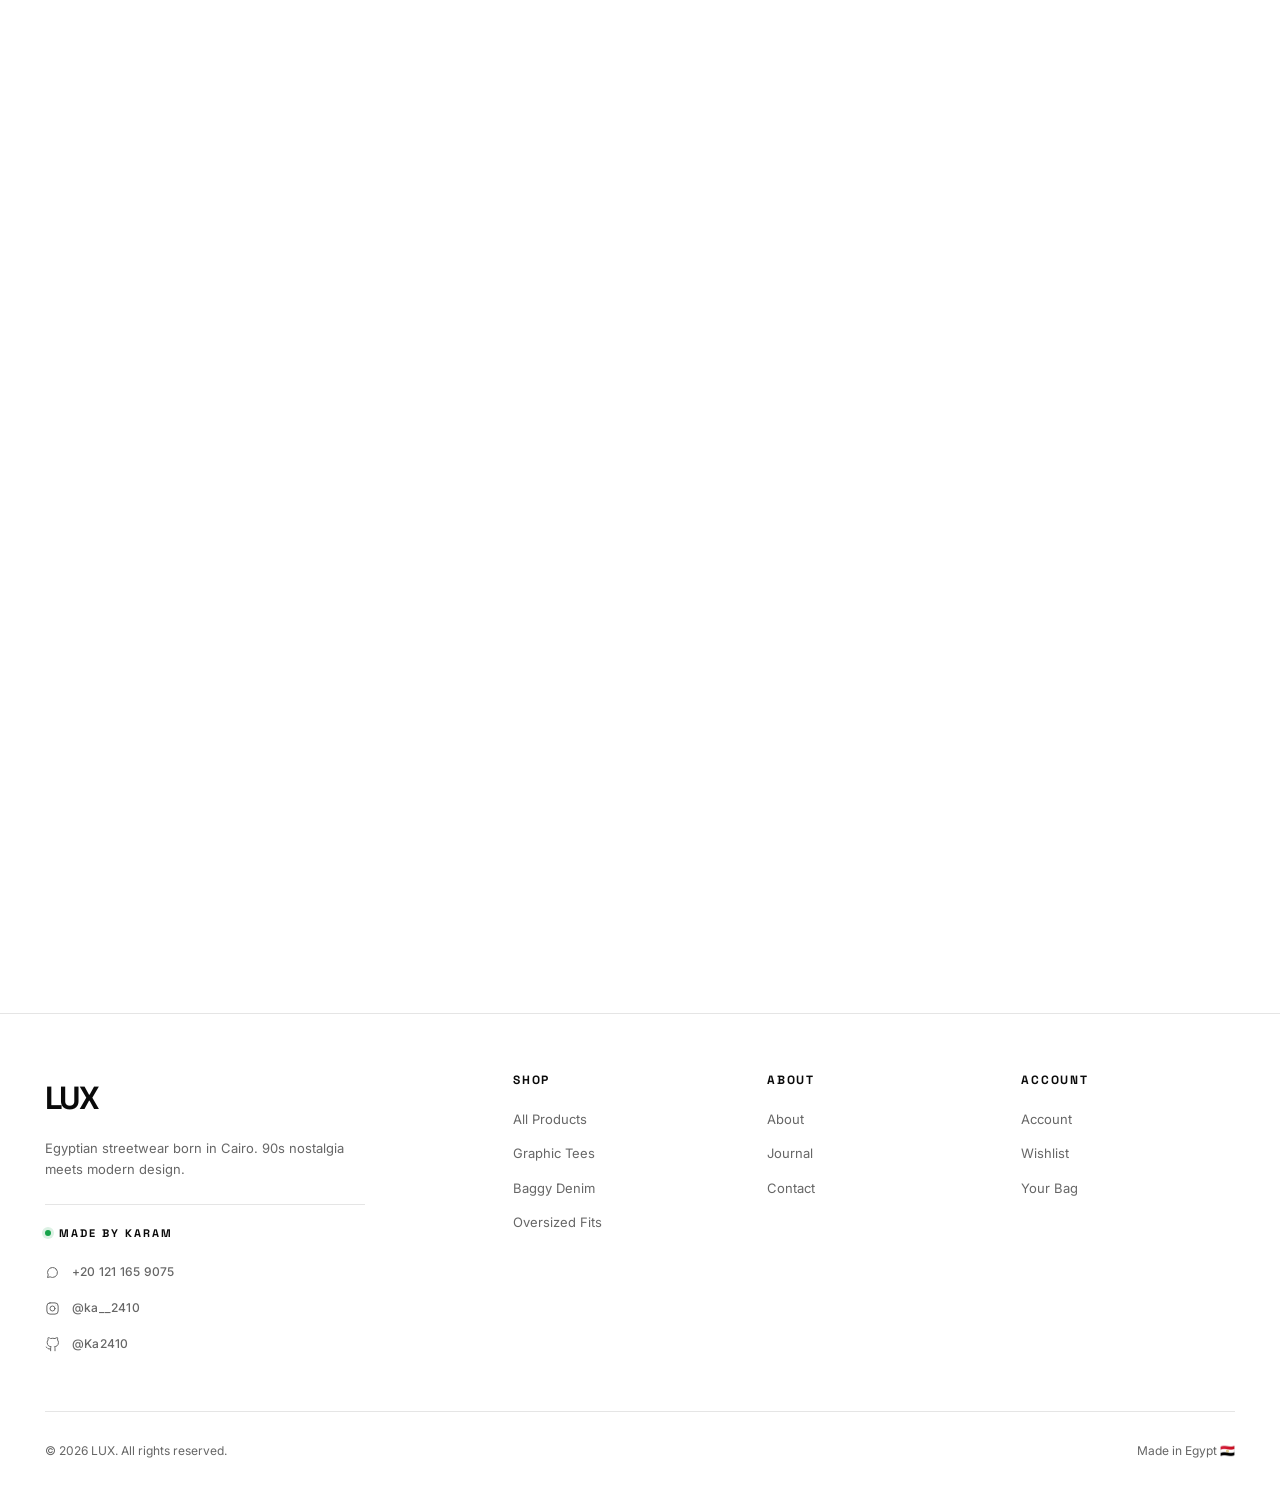
<file: blog.html>
<!DOCTYPE html>
<html lang="en" dir="ltr">
<head>
<meta charset="UTF-8" />
<meta name="viewport" content="width=device-width, initial-scale=1.0" />
<title>Journal — LUX</title>
<meta name="description" content="LUX Journal — stories from the streets of Cairo." />
<meta property="og:type" content="website" />
<meta property="og:url" content="https://lux-eg.com/blog.html" />
<meta property="og:title" content="Journal — LUX" />
<meta property="og:description" content="Stories from the streets of Cairo." />
<meta property="og:image" content="https://lux-eg.com/images/look-01.png" />
<meta property="og:site_name" content="LUX" />
<meta name="twitter:card" content="summary_large_image" />
<meta name="twitter:title" content="Journal — LUX" />
<meta name="twitter:description" content="Stories from the streets of Cairo." />
<meta name="twitter:image" content="https://lux-eg.com/images/look-01.png" />
<link rel="icon" type="image/svg+xml" href="./favicon.svg" />
<link href="https://fonts.googleapis.com/css2?family=Space+Grotesk:wght@400;500;700&family=Inter:wght@300;400;500;700&family=IBM+Plex+Sans+Arabic:wght@400;500;700&display=swap" rel="stylesheet">
<link rel="stylesheet" href="./css/style.css" />
<link rel="stylesheet" href="./css/animations.css" />
<link rel="stylesheet" href="./css/blog.css" />
</head>
<body>

<div id="navbar-container"></div>

<div class="page-header">
  <div class="breadcrumb"><a href="index.html">Home</a> / <span data-t="blog">Journal</span></div>
  <h1 data-t="blog">Journal</h1>
  <p data-t="blogHeroText">Stories from the streets of Cairo.</p>
</div>

<div class="blog-featured">
  <div class="blog-featured-image"><img src="./images/look-01.png" alt="Featured"></div>
  <div class="blog-featured-content">
    <span class="blog-tag" data-t="blogFeaturedTag">Featured</span>
    <h1 data-t="blogFeaturedTitle">The Rise of Egyptian Streetwear</h1>
    <p data-t="blogFeaturedExcerpt">How a new generation of Egyptian designers is reshaping the global streetwear conversation — one drop at a time.</p>
    <div class="blog-meta"><span data-t="readTime5">5 min read</span> · <span data-t="dateDec2025">Dec 2025</span></div>
  </div>
</div>

<div class="blog-grid">
  <article class="blog-card">
    <div class="blog-card-image"><img src="./images/look-03.png" alt="Article"></div>
    <h3 data-t="blogArticle1Title">Behind the Orange: Our Statement Piece</h3>
    <p data-t="blogArticle1Excerpt">The story behind our boldest drop yet.</p>
    <div class="blog-meta" data-t="readTime3">3 min read</div>
  </article>
  <article class="blog-card">
    <div class="blog-card-image"><img src="./images/look-05.png" alt="Article"></div>
    <h3 data-t="blogArticle2Title">Vintage Washes, Modern Fits</h3>
    <p data-t="blogArticle2Excerpt">Why we love the 90s — and how we're bringing it back.</p>
    <div class="blog-meta" data-t="readTime4">4 min read</div>
  </article>
  <article class="blog-card">
    <div class="blog-card-image"><img src="./images/look-06.png" alt="Article"></div>
    <h3 data-t="blogArticle3Title">The Return of Baggy</h3>
    <p data-t="blogArticle3Excerpt">Skinny is out, baggy is in.</p>
    <div class="blog-meta" data-t="readTime3">3 min read</div>
  </article>
  <article class="blog-card">
    <div class="blog-card-image"><img src="./images/look-02.png" alt="Article"></div>
    <h3 data-t="blogArticle4Title">Minimalism in Streetwear</h3>
    <p data-t="blogArticle4Excerpt">How "less is more" became the most powerful statement.</p>
    <div class="blog-meta" data-t="readTime5">5 min read</div>
  </article>
  <article class="blog-card">
    <div class="blog-card-image"><img src="./images/look-04.png" alt="Article"></div>
    <h3 data-t="blogArticle5Title">Free Your Mind: The Story of a Print</h3>
    <p data-t="blogArticle5Excerpt">From a sketch on a napkin to a bestseller.</p>
    <div class="blog-meta" data-t="readTime4">4 min read</div>
  </article>
  <article class="blog-card">
    <div class="blog-card-image"><img src="./images/look-01.png" alt="Article"></div>
    <h3 data-t="blogArticle6Title">Building LUX: Year One</h3>
    <p data-t="blogArticle6Excerpt">Reflections on our first year — the wins, the losses, the lessons.</p>
    <div class="blog-meta" data-t="readTime6">6 min read</div>
  </article>
</div>

<div id="footer-container"></div>
<div id="drawers-container"></div>
<div id="modals-container"></div>

<script src="./js/app.js"></script>
<script src="./js/animations.js"></script>
<script>
document.addEventListener('DOMContentLoaded', () => {
  document.getElementById('navbar-container').innerHTML = renderNavbar();
  document.getElementById('footer-container').innerHTML = renderFooter();
  document.getElementById('drawers-container').innerHTML = renderDrawers();
  document.getElementById('modals-container').innerHTML = renderModals();
  initApp();
});
</script>
</body>
</html>
</file>
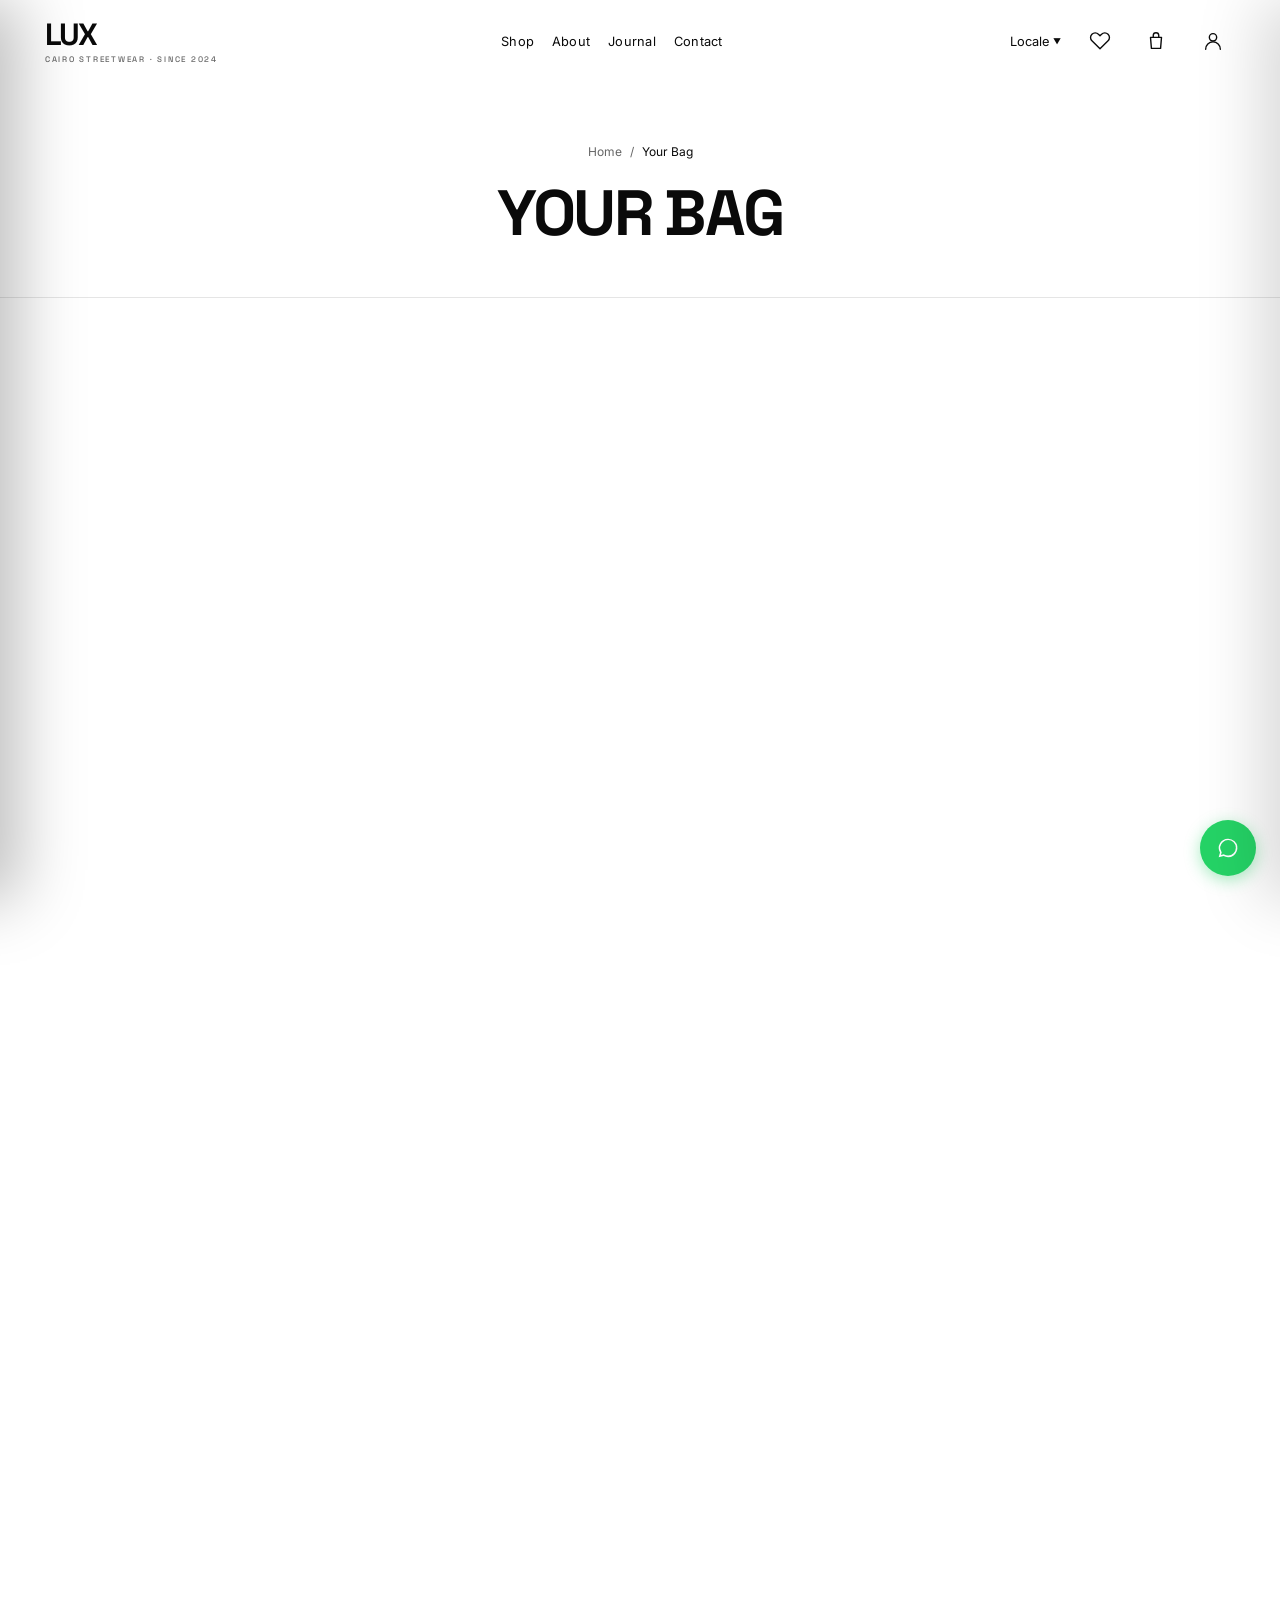
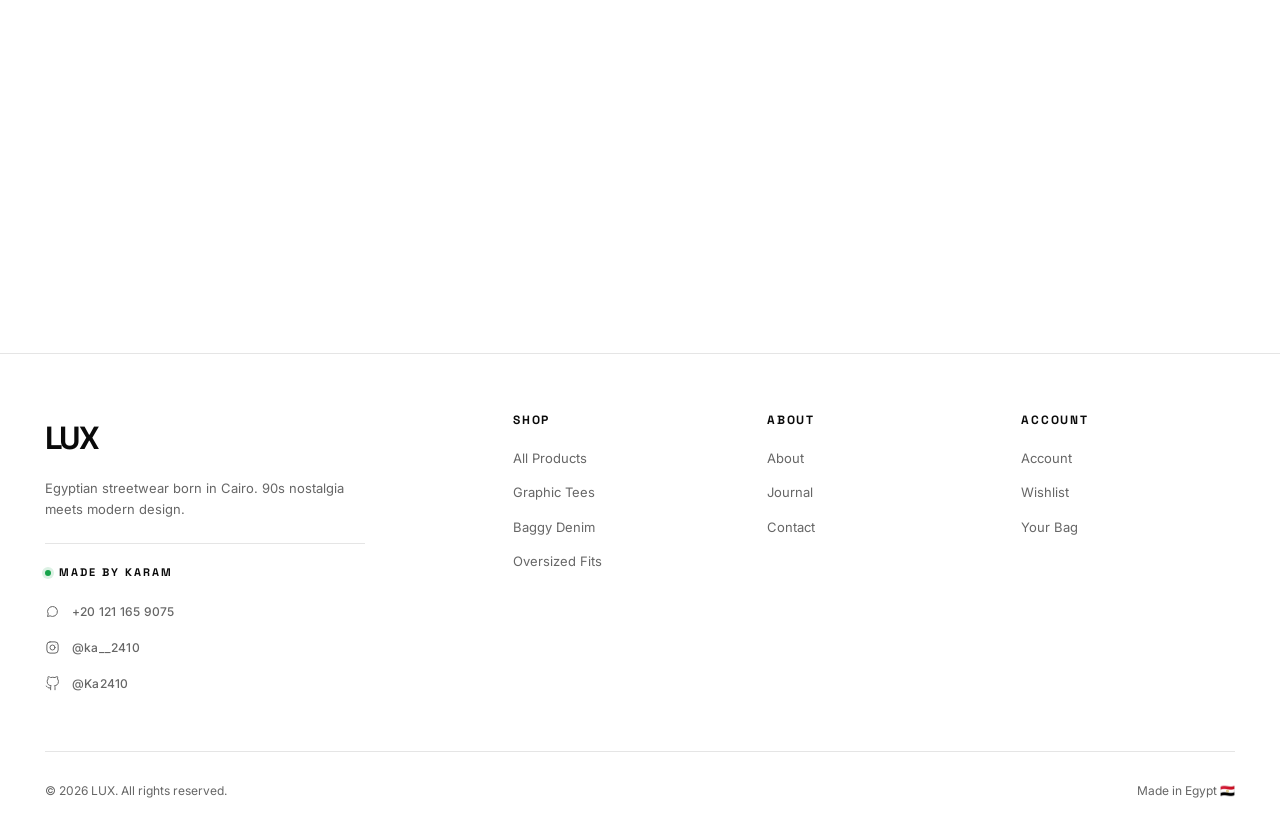
<file: cart.html>
<!DOCTYPE html>
<html lang="en" dir="ltr">
<head>
<meta charset="UTF-8" />
<meta name="viewport" content="width=device-width, initial-scale=1.0" />
<title>Cart — LUX</title>
<meta name="description" content="Your LUX shopping bag." />
<meta property="og:type" content="website" />
<meta property="og:url" content="https://lux-eg.com/cart.html" />
<meta property="og:title" content="Cart — LUX" />
<meta property="og:description" content="Your LUX shopping bag." />
<meta property="og:image" content="https://lux-eg.com/images/look-01.png" />
<meta property="og:site_name" content="LUX" />
<meta name="twitter:card" content="summary_large_image" />
<meta name="twitter:title" content="Cart — LUX" />
<meta name="twitter:description" content="Your LUX shopping bag." />
<meta name="twitter:image" content="https://lux-eg.com/images/look-01.png" />
<link rel="icon" type="image/svg+xml" href="./favicon.svg" />
<link rel="preconnect" href="https://fonts.googleapis.com">
<link rel="preconnect" href="https://fonts.gstatic.com" crossorigin>
<link href="https://fonts.googleapis.com/css2?family=Space+Grotesk:wght@400;500;700&family=Inter:wght@300;400;500;700&family=IBM+Plex+Sans+Arabic:wght@400;500;700&display=swap" rel="stylesheet">
<link rel="stylesheet" href="./css/style.css" />
<link rel="stylesheet" href="./css/animations.css" />
<link rel="stylesheet" href="./css/cart.css" />
</head>
<body>

<div id="navbar-container"></div>

<div class="page-header">
  <div class="breadcrumb"><a href="index.html">Home</a> / <span data-t="yourBag">Cart</span></div>
  <h1 data-t="yourBag">Your Bag</h1>
</div>

<div class="cart-page" id="cartPage"></div>

<div id="footer-container"></div>
<div id="drawers-container"></div>
<div id="modals-container"></div>

<script src="./js/app.js"></script>
<script src="./js/animations.js"></script>
<script>
document.addEventListener('DOMContentLoaded', () => {
  document.getElementById('navbar-container').innerHTML = renderNavbar();
  document.getElementById('footer-container').innerHTML = renderFooter();
  document.getElementById('drawers-container').innerHTML = renderDrawers();
  document.getElementById('modals-container').innerHTML = renderModals();
  initApp();

  function renderCartPage() {
    const page = document.getElementById('cartPage');
    if (AppState.cart.length === 0 && AppState.savedForLater.length === 0) {
      page.innerHTML = `
        <div class="empty-state" style="grid-column:1/-1;">
          <div class="empty-state-icon">
            <svg viewBox="0 0 24 24"><path d="M6 8h12l-1 12H7L6 8z"/><path d="M9 8V6a3 3 0 0 1 6 0v2"/></svg>
          </div>
          <h2 data-t="emptyBag">Your bag is empty</h2>
          <p data-t="emptyBagText">Discover our latest drops and find your new favorite piece.</p>
          <a href="shop.html" class="btn" data-t="startShopping">Start Shopping</a>
          <div class="empty-state-suggestions">
            <h3 class="empty-state-suggestions-title">${t('emptyBagSuggestions')}</h3>
            <div class="product-grid">${PRODUCTS.slice(0, 4).map(p => productCardHTML(p)).join('')}</div>
          </div>
        </div>
      `;
      applyTranslations();
      return;
    }

    const subtotal = getCartTotal();
    const shipping = getShipping();
    const total = subtotal + shipping;

    let html = '';

    if (AppState.cart.length > 0) {
      html += `
        <div class="cart-list">
          ${AppState.cart.map((item, idx) => `
            <div class="cart-row">
              <div class="cart-row-img" style="background-image:url('${item.img}');"></div>
              <div class="cart-row-info">
                <div class="cart-row-look">${item.lookName}</div>
                <div class="cart-row-name">${item.itemName}</div>
                <div class="cart-row-meta">${t('size')}: ${item.size} · ${t('color')}: ${item.color}</div>
              </div>
              <div class="cart-row-actions">
                <div class="qty-stepper" data-idx="${idx}">
                  <button data-action="dec">−</button>
                  <span>${num(item.qty)}</span>
                  <button data-action="inc">+</button>
                </div>
                <button class="cart-row-save" data-save-idx="${idx}">${t('saveForLater')}</button>
                <button class="cart-remove" data-idx="${idx}">${t('remove')}</button>
              </div>
              <div class="cart-row-price">${formatPrice(item.price * item.qty)}</div>
            </div>
          `).join('')}
        </div>
      `;
    } else {
      html += `
        <div class="empty-state" style="grid-column:1/-1;padding:40px 20px;">
          <h2 data-t="emptyBag">Your bag is empty</h2>
          <a href="shop.html" class="btn" data-t="startShopping">Start Shopping</a>
        </div>
      `;
    }

    html += `
      <div class="cart-summary">
        <h3 class="summary-title" data-t="orderSummary">Order Summary</h3>
        <div class="summary-row">
          <span data-t="subtotal">Subtotal</span>
          <span>${formatPrice(subtotal)}</span>
        </div>
        <div class="summary-row">
          <span data-t="shipping">Shipping</span>
          <span>${shipping === 0 ? t('free') : formatPrice(shipping)}</span>
        </div>
        <div class="summary-row total">
          <span class="label" data-t="total">Total</span>
          <span>${formatPrice(total)}</span>
        </div>
        ${AppState.cart.length > 0 ? `
          <a href="checkout.html" class="btn btn-block" style="margin-top:20px;" data-t="checkout">Checkout</a>
          <a href="shop.html" class="btn btn-ghost btn-block" style="margin-top:8px;" data-t="continueShopping">Continue Shopping</a>
        ` : ''}
      </div>
    `;

    if (AppState.savedForLater.length > 0) {
      html += `
        <div class="saved-section" style="grid-column:1/-1;">
          <h3 data-t="savedForLater">Saved for Later (${num(AppState.savedForLater.length)})</h3>
          <div class="product-grid" id="savedGrid"></div>
        </div>
      `;
    }

    page.innerHTML = html;

    const savedGrid = document.getElementById('savedGrid');
    if (savedGrid) {
      savedGrid.innerHTML = AppState.savedForLater.map((item, idx) => `
        <div class="product-card">
          <div class="product-card-image">
            <img src="${item.img}" alt="${item.itemName}">
          </div>
          <div class="product-card-info">
            <div class="product-card-look">${item.lookName}</div>
            <div class="product-card-name">${item.itemName}</div>
            <div class="product-card-price">${formatPrice(item.price)}</div>
            <button class="btn btn-sm" style="margin-top:8px;width:100%;" data-move-saved="${idx}">${t('moveToCart')}</button>
          </div>
        </div>
      `).join('');
      savedGrid.querySelectorAll('[data-move-saved]').forEach(btn => {
        btn.addEventListener('click', () => {
          moveSavedToCart(parseInt(btn.dataset.moveSaved, 10));
          renderCartPage();
        });
      });
    }

    page.querySelectorAll('.qty-stepper button').forEach(btn => {
      btn.addEventListener('click', () => {
        const idx = parseInt(btn.closest('.qty-stepper').dataset.idx, 10);
        updateQty(idx, btn.dataset.action === 'inc' ? 1 : -1);
        renderCartPage();
      });
    });
    page.querySelectorAll('.cart-remove').forEach(btn => {
      btn.addEventListener('click', () => {
        removeFromCart(parseInt(btn.dataset.idx, 10));
        renderCartPage();
      });
    });
    page.querySelectorAll('.cart-row-save').forEach(btn => {
      btn.addEventListener('click', () => {
        moveToSavedLater(parseInt(btn.dataset.saveIdx, 10));
        renderCartPage();
      });
    });

    applyTranslations();
  }

  renderCartPage();
  window.onLanguageChange = renderCartPage;
});
</script>
</body>
</html>
</file>
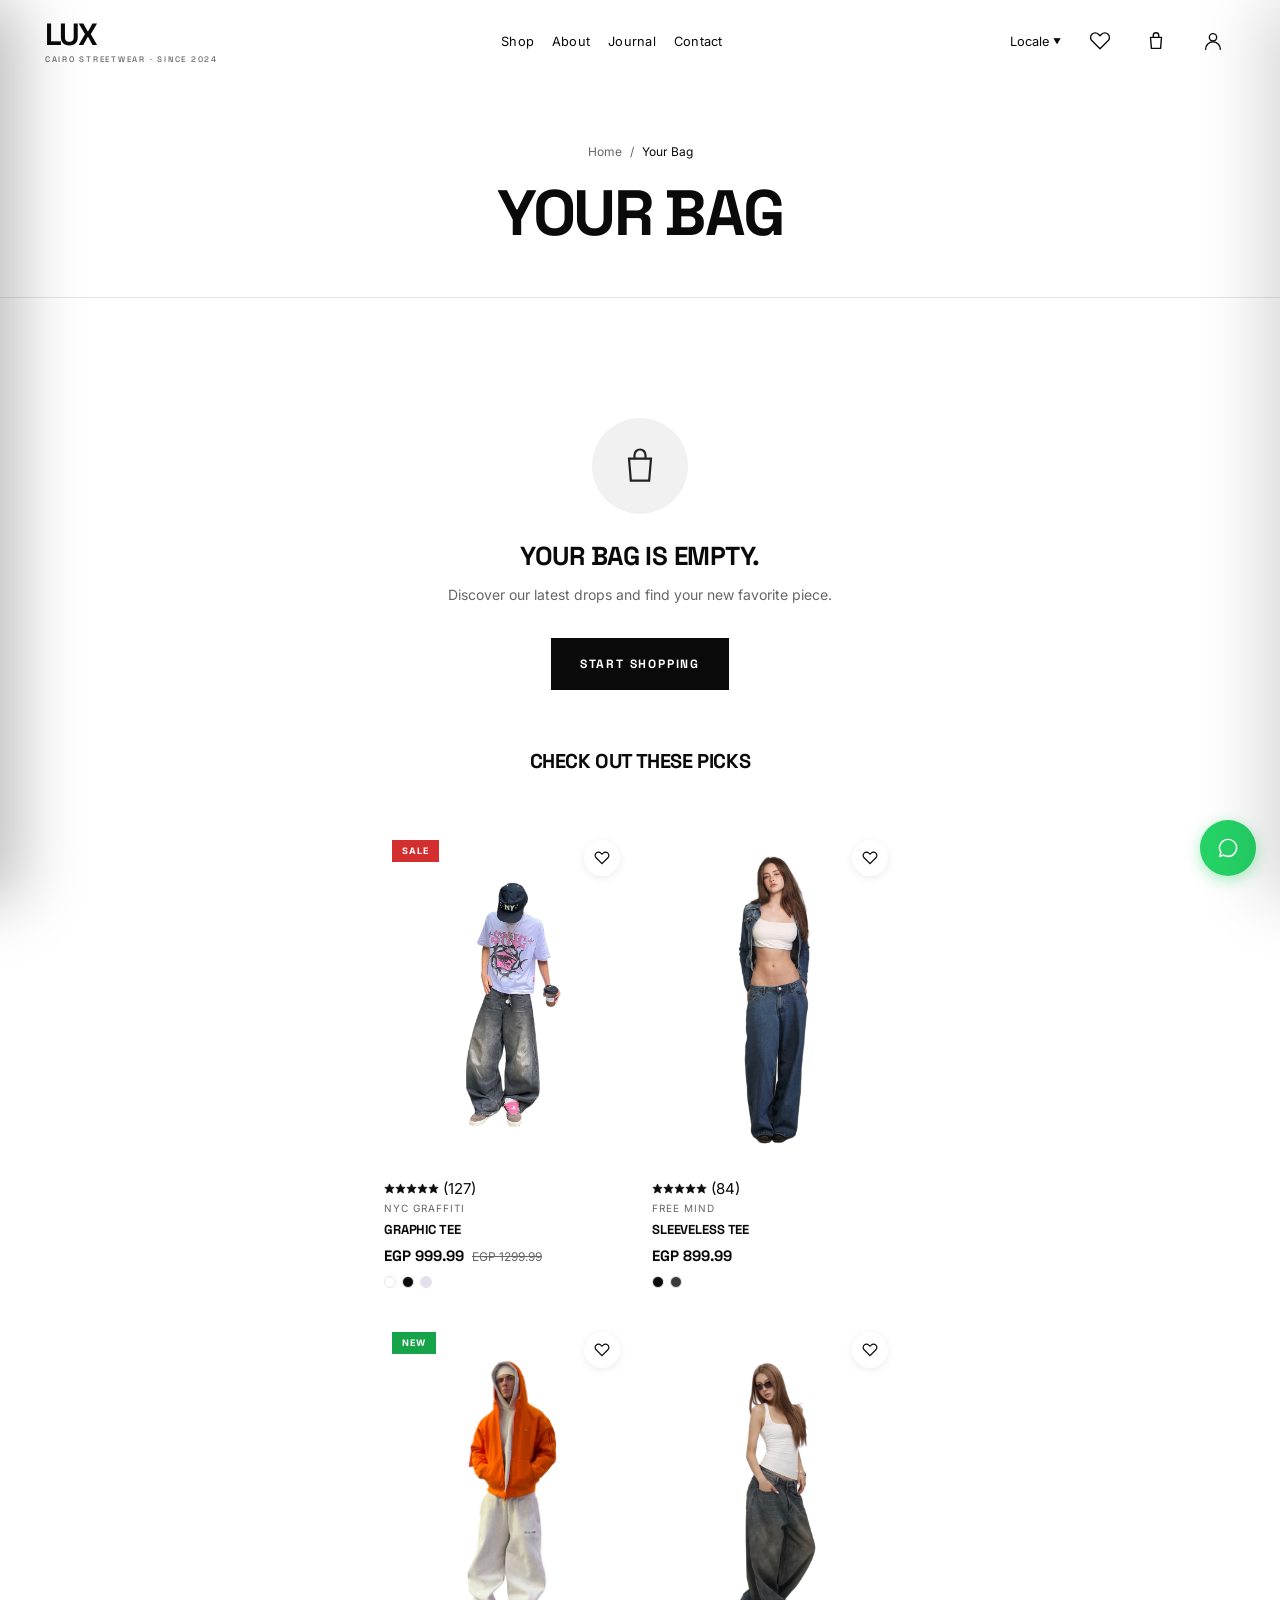
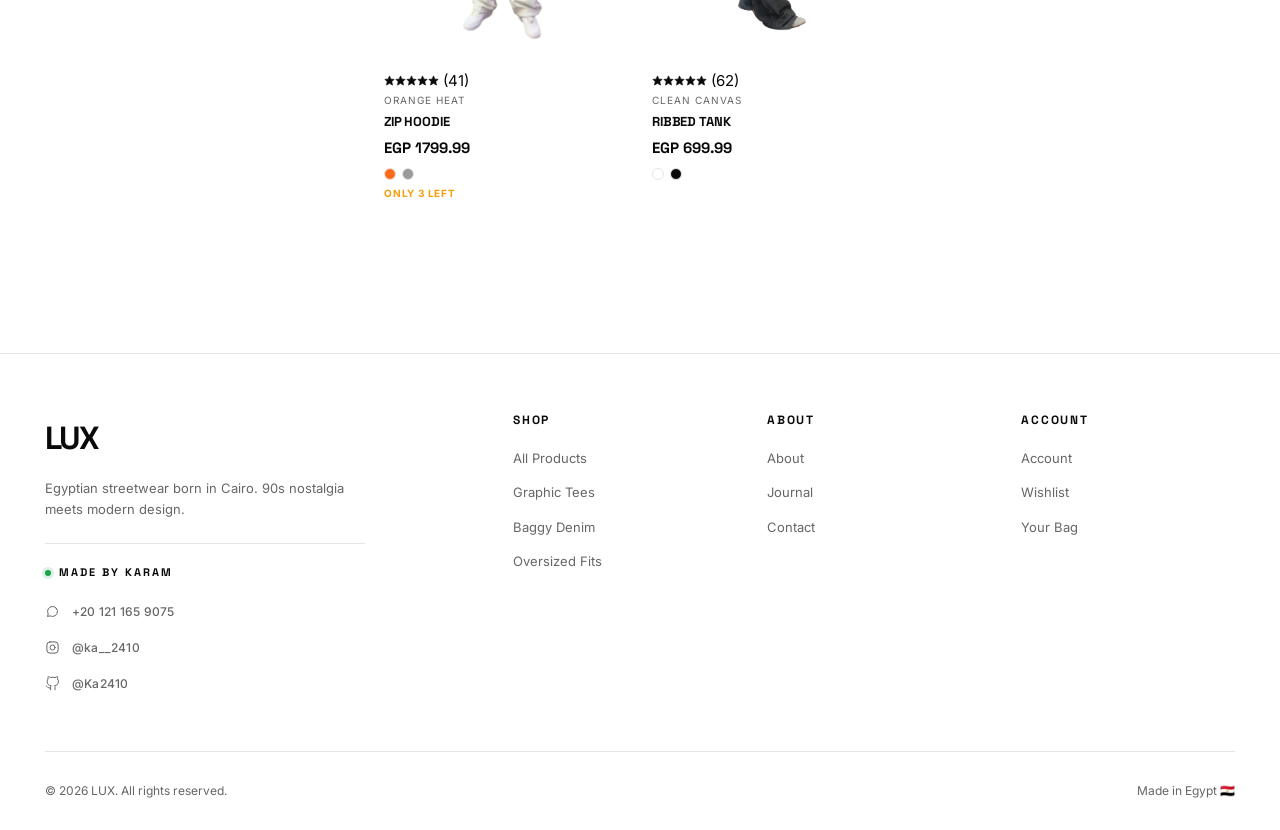
<file: checkout.html>
<!DOCTYPE html>
<html lang="en" dir="ltr">
<head>
<meta charset="UTF-8" />
<meta name="viewport" content="width=device-width, initial-scale=1.0" />
<title>Checkout — LUX</title>
<meta name="description" content="Complete your LUX order." />
<meta property="og:type" content="website" />
<meta property="og:url" content="https://lux-eg.com/checkout.html" />
<meta property="og:title" content="Checkout — LUX" />
<meta property="og:description" content="Complete your LUX order." />
<meta property="og:image" content="https://lux-eg.com/images/look-01.png" />
<meta property="og:site_name" content="LUX" />
<meta name="twitter:card" content="summary_large_image" />
<meta name="twitter:title" content="Checkout — LUX" />
<meta name="twitter:description" content="Complete your LUX order." />
<meta name="twitter:image" content="https://lux-eg.com/images/look-01.png" />
<link rel="icon" type="image/svg+xml" href="./favicon.svg" />
<link href="https://fonts.googleapis.com/css2?family=Space+Grotesk:wght@400;500;700&family=Inter:wght@300;400;500;700&family=IBM+Plex+Sans+Arabic:wght@400;500;700&display=swap" rel="stylesheet">
<link rel="stylesheet" href="./css/style.css" />
<link rel="stylesheet" href="./css/animations.css" />
<link rel="stylesheet" href="./css/checkout.css" />
</head>
<body>

<div id="navbar-container"></div>

<div id="checkoutWrapper">
  <div class="page-header">
    <div class="breadcrumb"><a href="cart.html" data-t="yourBag">Cart</a> / <span data-t="checkoutTitle">Checkout</span></div>
    <h1 data-t="checkoutTitle">Checkout</h1>
  </div>

  <div class="checkout-page">
    <div>
      <div class="checkout-steps">
        <div class="step-dot active" data-step="1"><span class="step-num">1</span><span data-t="infoStep">Info</span></div>
        <div class="step-line"></div>
        <div class="step-dot" data-step="2"><span class="step-num">2</span><span data-t="shippingStep">Shipping</span></div>
        <div class="step-line"></div>
        <div class="step-dot" data-step="3"><span class="step-num">3</span><span data-t="paymentStep">Payment</span></div>
      </div>

      <form id="checkoutForm" autocomplete="on">

        <!-- STEP 1: INFO -->
        <div class="checkout-panel active" data-panel="1">

          <!-- Group 1: Contact -->
          <fieldset class="form-fieldset">
            <legend class="form-fieldset-title">
              <span class="form-fieldset-num">1</span>
              <span data-t="formGroupContact">Contact</span>
            </legend>
            <p class="form-fieldset-hint" data-t="contactHint">We will use this to send order updates.</p>

            <div class="form-group">
              <label class="form-label" data-t="email">Email</label>
              <input type="email" class="form-input" name="email" required autocomplete="email" inputmode="email">
            </div>

            <div class="form-group">
              <label class="form-label" data-t="phone">Phone</label>
              <input type="tel" class="form-input" name="phone" required autocomplete="tel" inputmode="tel">
            </div>
          </fieldset>

          <!-- Group 2: Shipping Address -->
          <fieldset class="form-fieldset">
            <legend class="form-fieldset-title">
              <span class="form-fieldset-num">2</span>
              <span data-t="formGroupShipping">Shipping Address</span>
            </legend>

            <div class="form-row">
              <div class="form-group">
                <label class="form-label" data-t="firstName">First Name</label>
                <input type="text" class="form-input" name="firstName" required autocomplete="given-name">
              </div>
              <div class="form-group">
                <label class="form-label" data-t="lastName">Last Name</label>
                <input type="text" class="form-input" name="lastName" required autocomplete="family-name">
              </div>
            </div>

            <div class="form-row">
              <div class="form-group">
                <label class="form-label" data-t="city">City</label>
                <input type="text" class="form-input" name="city" required autocomplete="address-level2">
              </div>
              <div class="form-group">
                <label class="form-label" data-t="area">Area</label>
                <input type="text" class="form-input" name="area" required autocomplete="address-level3">
              </div>
            </div>

            <div class="form-group">
              <label class="form-label" data-t="street">Street</label>
              <input type="text" class="form-input" name="street" required autocomplete="street-address">
            </div>
          </fieldset>

          <!-- Group 3: Apartment (Optional) -->
          <fieldset class="form-fieldset">
            <legend class="form-fieldset-title">
              <span class="form-fieldset-num">3</span>
              <span data-t="formGroupApartment">Apartment Details (Optional)</span>
            </legend>

            <div class="form-row">
              <div class="form-group">
                <label class="form-label" data-t="building">Building</label>
                <input type="text" class="form-input" name="building">
              </div>
              <div class="form-group">
                <label class="form-label" data-t="apartment">Apartment</label>
                <input type="text" class="form-input" name="apartment">
              </div>
            </div>
          </fieldset>

          <div class="checkout-nav">
            <a href="cart.html" class="btn btn-ghost" data-t="back">Back</a>
            <button type="button" class="btn" data-next="2" style="flex:1;"><span data-t="next">Next</span> →</button>
          </div>
        </div>

        <!-- STEP 2: SHIPPING -->
        <div class="checkout-panel" data-panel="2">
          <h2 data-t="shippingMethod">Shipping Method</h2>
          <label class="shipping-option active" data-shipping="standard" data-price="80">
            <input type="radio" name="shipping" value="standard" checked>
            <div class="shipping-option-info"><div class="shipping-option-name" data-t="standardShipping">Standard (3-5 days)</div><div class="shipping-option-desc">Cairo & Giza · All Egypt</div></div>
            <div class="shipping-option-price">EGP 80</div>
          </label>
          <label class="shipping-option" data-shipping="express" data-price="150">
            <input type="radio" name="shipping" value="express">
            <div class="shipping-option-info"><div class="shipping-option-name" data-t="expressShipping">Express (1-2 days)</div><div class="shipping-option-desc">Cairo & Giza</div></div>
            <div class="shipping-option-price">EGP 150</div>
          </label>
          <label class="shipping-option" data-shipping="sameday" data-price="200">
            <input type="radio" name="shipping" value="sameday">
            <div class="shipping-option-info"><div class="shipping-option-name" data-t="sameDayShipping">Same-Day (Cairo only)</div><div class="shipping-option-desc">Order before 2pm</div></div>
            <div class="shipping-option-price">EGP 200</div>
          </label>
          <div class="checkout-nav">
            <button type="button" class="btn btn-ghost" data-back="1" data-t="back">Back</button>
            <button type="button" class="btn" data-next="3" style="flex:1;"><span data-t="next">Next</span> →</button>
          </div>
        </div>

        <!-- STEP 3: PAYMENT -->
        <div class="checkout-panel" data-panel="3">
          <h2 data-t="paymentMethod">Payment Method</h2>
          <label class="payment-option active" data-payment="card">
            <input type="radio" name="payment" value="card" checked>
            <div class="shipping-option-info"><div class="shipping-option-name" data-t="cardPayment">Credit / Debit Card</div><div class="shipping-option-desc">Visa · Mastercard · Meza</div></div>
          </label>
          <label class="payment-option" data-payment="cod">
            <input type="radio" name="payment" value="cod">
            <div class="shipping-option-info"><div class="shipping-option-name" data-t="codPayment">Cash on Delivery</div><div class="shipping-option-desc">+EGP 20 fees</div></div>
          </label>
          <label class="payment-option" data-payment="vodafone">
            <input type="radio" name="payment" value="vodafone">
            <div class="shipping-option-info"><div class="shipping-option-name" data-t="vodafonePayment">Vodafone Cash</div></div>
          </label>
          <label class="payment-option" data-payment="paymob">
            <input type="radio" name="payment" value="paymob">
            <div class="shipping-option-info"><div class="shipping-option-name" data-t="paymobPayment">Paymob</div></div>
          </label>
          <div class="checkout-nav">
            <button type="button" class="btn btn-ghost" data-back="2" data-t="back">Back</button>
            <button type="submit" class="btn" style="flex:1;" data-t="placeOrder">Place Order</button>
          </div>
        </div>
      </form>
    </div>

    <aside class="order-summary">
      <h3 class="summary-title" data-t="orderSummary">Order Summary</h3>
      <div class="order-items" id="orderItems"></div>
      <div class="summary-row"><span data-t="subtotal">Subtotal</span><span id="sumSubtotal">—</span></div>
      <div class="summary-row"><span data-t="shipping">Shipping</span><span id="sumShipping">—</span></div>
      <div class="summary-row total"><span class="label" data-t="total">Total</span><span id="sumTotal">—</span></div>
    </aside>
  </div>
</div>

<div class="success-screen" id="successScreen">
  <div class="success-icon"><svg viewBox="0 0 24 24"><polyline points="4,12 10,18 20,6"/></svg></div>
  <h1 data-t="orderPlaced">Order Placed!</h1>
  <p data-t="orderConfirmed">Your order has been confirmed!</p>
  <div class="order-num-badge" id="orderNum">#LUX-000000</div>
  <p data-t="thankYou">Thank you for shopping with LUX.</p>
  <div style="margin-top:30px;"><a href="index.html" class="btn" data-t="continueShoppingBtn">Continue Shopping</a></div>
</div>

<div id="footer-container"></div>
<div id="drawers-container"></div>
<div id="modals-container"></div>

<script src="./js/app.js"></script>
<script src="./js/animations.js"></script>
<script>
document.addEventListener('DOMContentLoaded', () => {
  document.getElementById('navbar-container').innerHTML = renderNavbar();
  document.getElementById('footer-container').innerHTML = renderFooter();
  document.getElementById('drawers-container').innerHTML = renderDrawers();
  document.getElementById('modals-container').innerHTML = renderModals();
  initApp();

  if (AppState.cart.length === 0) { window.location.href = 'cart.html'; return; }

  const CHECKOUT_KEY = 'lux_checkout_form';
  const form = document.getElementById('checkoutForm');

  function safeSessionParse(key, fallback) {
    try {
      const val = sessionStorage.getItem(key);
      return val ? JSON.parse(val) : fallback;
    } catch { return fallback; }
  }

  function saveFormData() {
    try {
      const data = {};
      const formData = new FormData(form);
      for (const [key, value] of formData.entries()) data[key] = value;
      sessionStorage.setItem(CHECKOUT_KEY, JSON.stringify(data));
    } catch (e) { console.warn('[LUX] Failed to save checkout form', e); }
  }

  function restoreFormData() {
    const data = safeSessionParse(CHECKOUT_KEY, null);
    if (!data) return;
    form.querySelectorAll('input, textarea, select').forEach(input => {
      const name = input.name;
      if (!name) return;
      if (input.type === 'radio') {
        if (data[name] === input.value) {
          input.checked = true;
          const parent = input.closest('.shipping-option, .payment-option');
          if (parent) {
            const group = parent.parentElement;
            group.querySelectorAll('.shipping-option, .payment-option').forEach(o => o.classList.remove('active'));
            parent.classList.add('active');
          }
        }
      } else if (data[name] !== undefined) {
        input.value = data[name];
      }
    });
    const savedShipping = form.querySelector('input[name="shipping"]:checked');
    if (savedShipping) {
      const parent = savedShipping.closest('.shipping-option');
      if (parent?.dataset.price) currentShipping = parseInt(parent.dataset.price, 10);
    }
  }

  function clearFormData() {
    try { sessionStorage.removeItem(CHECKOUT_KEY); } catch {}
  }

  let saveTimer;
  form.addEventListener('input', () => {
    clearTimeout(saveTimer);
    saveTimer = setTimeout(saveFormData, 400);
  });
  form.addEventListener('change', saveFormData);

  let currentShipping = 80;

  function renderOrderSummary() {
    const items = document.getElementById('orderItems');
    const subtotal = getCartTotal();
    items.innerHTML = AppState.cart.map(item => `
      <div class="order-item">
        <div class="order-item-img" style="background-image:url('${item.img}');"></div>
        <div class="order-item-info">
          <div class="order-item-name">${item.itemName}</div>
          <div class="order-item-meta">${item.size} · ${item.color} · ×${num(item.qty)}</div>
          <div class="order-item-price">${formatPrice(item.price * item.qty)}</div>
        </div>
      </div>
    `).join('');
    document.getElementById('sumSubtotal').textContent = formatPrice(subtotal);
    document.getElementById('sumShipping').textContent = formatPrice(currentShipping);
    document.getElementById('sumTotal').textContent = formatPrice(subtotal + currentShipping);
  }

  function goToStep(n) {
    document.querySelectorAll('.checkout-panel').forEach(p =>
      p.classList.toggle('active', parseInt(p.dataset.panel, 10) === n));
    document.querySelectorAll('.step-dot').forEach(s => {
      const sn = parseInt(s.dataset.step, 10);
      s.classList.toggle('active', sn === n);
      s.classList.toggle('done', sn < n);
    });
    window.scrollTo({ top: 0, behavior: 'smooth' });
  }

  document.querySelectorAll('[data-next]').forEach(btn =>
    btn.addEventListener('click', () => {
      const panel = btn.closest('.checkout-panel');
      const required = panel.querySelectorAll('input[required]');
      let valid = true;
      required.forEach(inp => { if (!inp.value.trim()) { inp.reportValidity(); valid = false; } });
      if (valid) goToStep(parseInt(btn.dataset.next, 10));
    }));

  document.querySelectorAll('[data-back]').forEach(btn =>
    btn.addEventListener('click', () => goToStep(parseInt(btn.dataset.back, 10))));

  document.querySelectorAll('.shipping-option').forEach(opt => {
    opt.addEventListener('click', () => {
      document.querySelectorAll('.shipping-option').forEach(o => o.classList.remove('active'));
      opt.classList.add('active');
      opt.querySelector('input').checked = true;
      currentShipping = parseInt(opt.dataset.price, 10);
      renderOrderSummary();
      saveFormData();
    });
  });

  document.querySelectorAll('.payment-option').forEach(opt => {
    opt.addEventListener('click', () => {
      document.querySelectorAll('.payment-option').forEach(o => o.classList.remove('active'));
      opt.classList.add('active');
      opt.querySelector('input').checked = true;
      saveFormData();
    });
  });

  form.addEventListener('submit', e => {
    e.preventDefault();
    const orderNum = 'LUX-' + Math.floor(100000 + Math.random() * 900000);
    const order = {
      num: orderNum,
      date: new Date().toISOString(),
      items: [...AppState.cart],
      subtotal: getCartTotal(),
      shipping: currentShipping,
      total: getCartTotal() + currentShipping,
      status: 'processing'
    };
    AppState.orders.unshift(order);
    saveOrders();
    clearCart();
    clearFormData();

    document.getElementById('orderNum').textContent = '#' + orderNum;
    document.getElementById('checkoutWrapper').style.display = 'none';
    document.getElementById('successScreen').classList.add('show');
    window.scrollTo({ top: 0, behavior: 'smooth' });

    if (typeof window.launchConfetti === 'function') {
      window.launchConfetti(window.innerWidth / 2, window.innerHeight / 2, 40);
    }
  });

  restoreFormData();
  renderOrderSummary();
  window.onLanguageChange = renderOrderSummary;
});
</script>
</body>
</html>
</file>
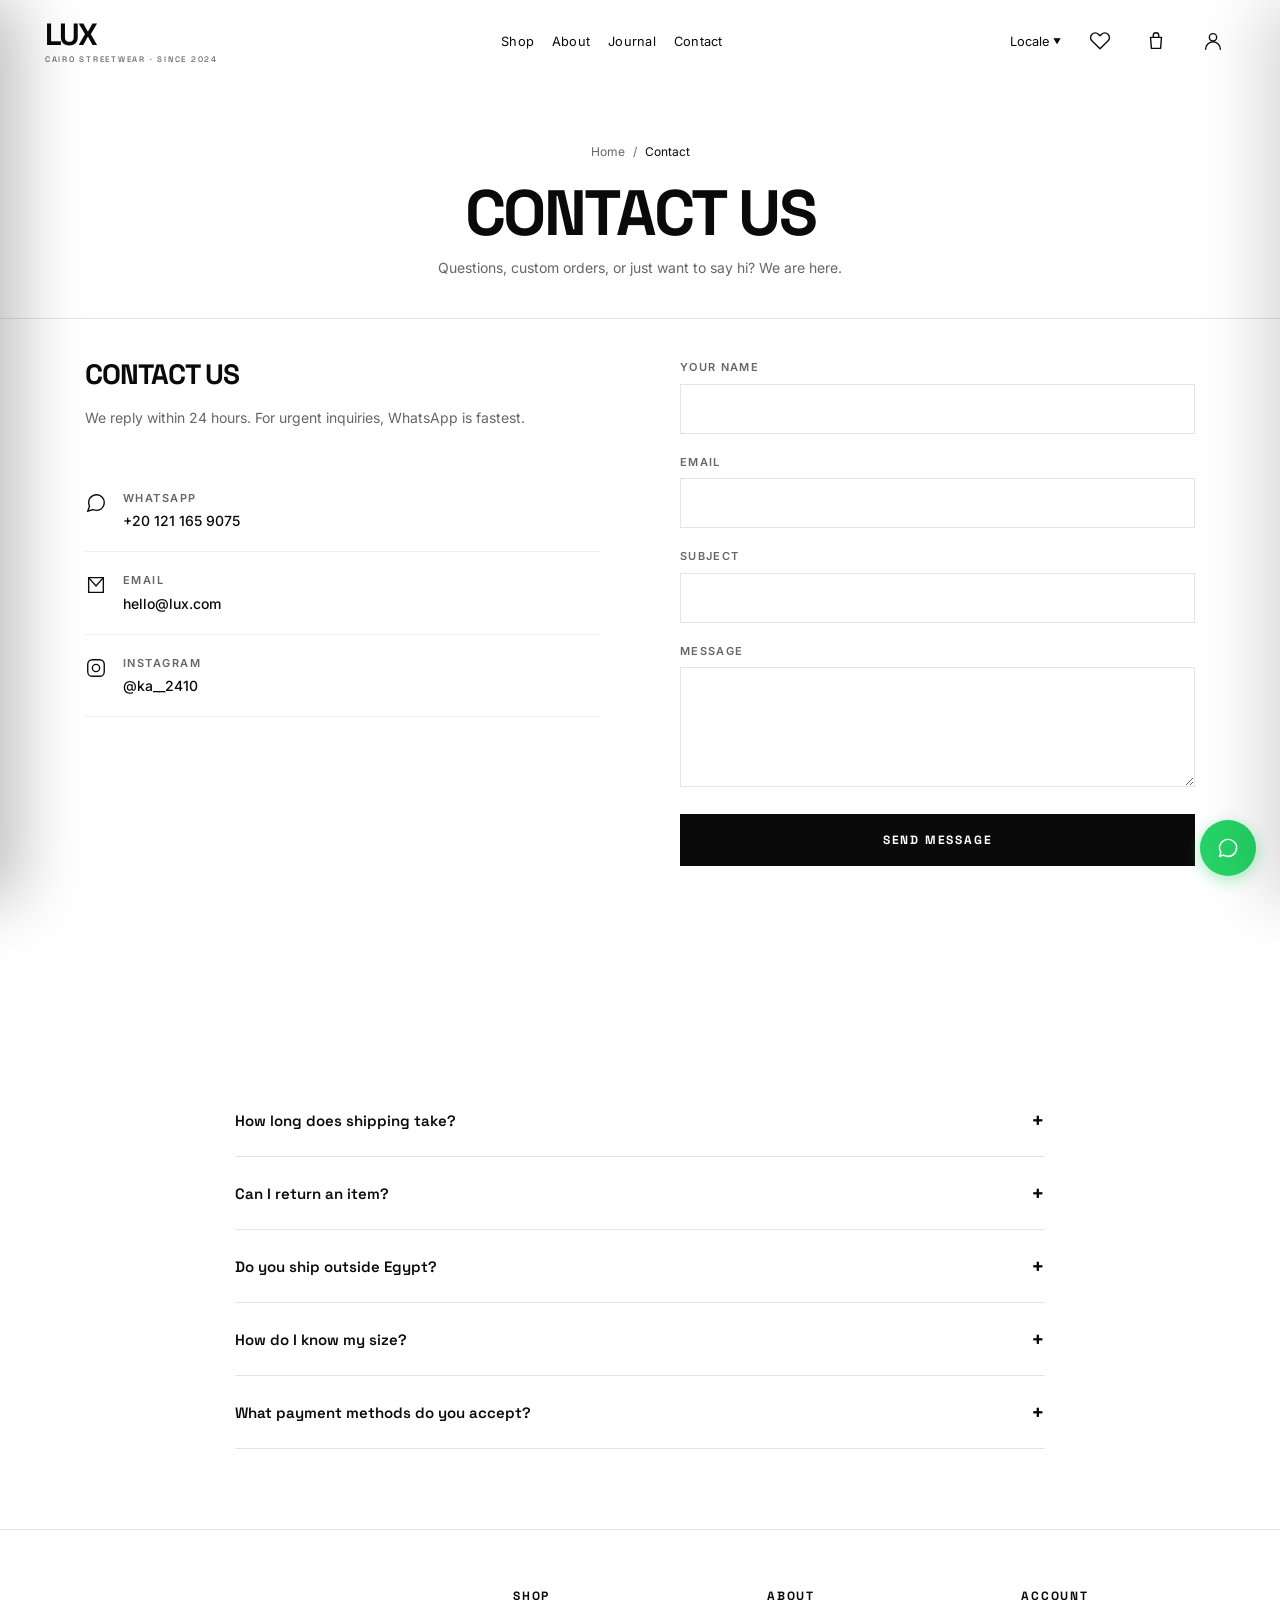
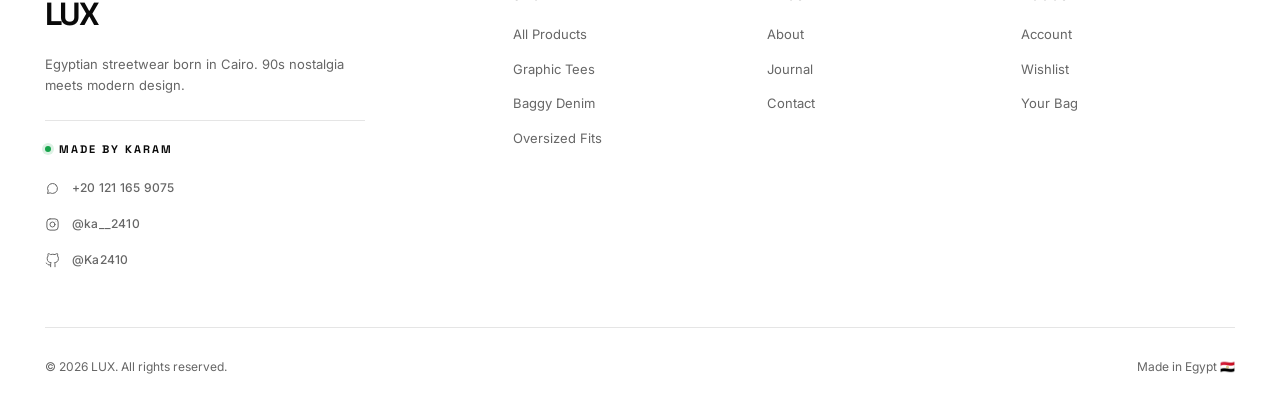
<file: contact.html>
<!DOCTYPE html>
<html lang="en" dir="ltr">
<head>
<meta charset="UTF-8" />
<meta name="viewport" content="width=device-width, initial-scale=1.0" />
<title>Contact — LUX</title>
<meta name="description" content="Get in touch with LUX. We reply within 24 hours." />
<meta property="og:type" content="website" />
<meta property="og:url" content="https://lux-eg.com/contact.html" />
<meta property="og:title" content="Contact — LUX" />
<meta property="og:description" content="Get in touch with LUX." />
<meta property="og:image" content="https://lux-eg.com/images/look-01.png" />
<meta property="og:site_name" content="LUX" />
<meta name="twitter:card" content="summary_large_image" />
<meta name="twitter:title" content="Contact — LUX" />
<meta name="twitter:description" content="Get in touch with LUX." />
<meta name="twitter:image" content="https://lux-eg.com/images/look-01.png" />
<link rel="icon" type="image/svg+xml" href="./favicon.svg" />
<link href="https://fonts.googleapis.com/css2?family=Space+Grotesk:wght@400;500;700&family=Inter:wght@300;400;500;700&family=IBM+Plex+Sans+Arabic:wght@400;500;700&display=swap" rel="stylesheet">
<link rel="stylesheet" href="./css/style.css" />
<link rel="stylesheet" href="./css/animations.css" />
<link rel="stylesheet" href="./css/contact.css" />
</head>
<body>

<div id="navbar-container"></div>

<div class="page-header">
  <div class="breadcrumb"><a href="index.html">Home</a> / <span data-t="contact">Contact</span></div>
  <h1 data-t="contactUs">Contact Us</h1>
  <p data-t="contactText">Questions, custom orders, or just want to say hi? We are here.</p>
</div>

<div class="contact-page">
  <div class="contact-info">
    <h2 data-t="contactUs">Get in Touch</h2>
    <p data-t="contactInfoText">We reply within 24 hours. For urgent inquiries, WhatsApp is fastest.</p>

    <div class="contact-channel">
      <svg viewBox="0 0 24 24"><path d="M21 11.5a8.38 8.38 0 0 1-.9 3.8 8.5 8.5 0 0 1-7.6 4.7 8.38 8.38 0 0 1-3.8-.9L3 21l1.9-5.7a8.38 8.38 0 0 1-.9-3.8 8.5 8.5 0 0 1 4.7-7.6 8.38 8.38 0 0 1 3.8-.9h.5a8.48 8.48 0 0 1 8 8v.5z"/></svg>
      <div>
        <div class="contact-channel-label" data-t="whatsapp">WhatsApp</div>
        <div class="contact-channel-value"><a href="https://wa.me/201211659075" target="_blank" rel="noopener">+20 121 165 9075</a></div>
      </div>
    </div>

    <div class="contact-channel">
      <svg viewBox="0 0 24 24"><path d="M4 4h16v16H4z"/><polyline points="4,4 12,13 20,4"/></svg>
      <div>
        <div class="contact-channel-label" data-t="email">Email</div>
        <div class="contact-channel-value"><a href="mailto:hello@lux.com">hello@lux.com</a></div>
      </div>
    </div>

    <div class="contact-channel">
      <svg viewBox="0 0 24 24"><rect x="3" y="3" width="18" height="18" rx="5"/><circle cx="12" cy="12" r="4"/></svg>
      <div>
        <div class="contact-channel-label">Instagram</div>
        <div class="contact-channel-value"><a href="https://instagram.com/ka__2410" target="_blank" rel="noopener">@ka__2410</a></div>
      </div>
    </div>
  </div>

  <form id="contactForm">
    <div class="form-group"><label class="form-label" data-t="yourName">Your Name</label><input type="text" class="form-input" name="name" required></div>
    <div class="form-group"><label class="form-label" data-t="email">Email</label><input type="email" class="form-input" name="email" required></div>
    <div class="form-group"><label class="form-label" data-t="subject">Subject</label><input type="text" class="form-input" name="subject" required></div>
    <div class="form-group"><label class="form-label" data-t="message">Message</label><textarea class="form-textarea" name="message" required></textarea></div>
    <button type="submit" class="btn btn-block" data-t="sendMessage">Send Message</button>
  </form>
</div>

<section class="faq-section">
  <div class="section-head"><h2 class="section-title" data-t="faq">FAQ</h2></div>
  <div class="faq-item">
    <button class="faq-trigger" data-t="faqQ1">How long does shipping take?</button>
    <div class="faq-answer"><div class="faq-answer-inner" data-t="faqA1">Standard shipping takes 3-5 business days within Egypt.</div></div>
  </div>
  <div class="faq-item">
    <button class="faq-trigger" data-t="faqQ2">Can I return an item?</button>
    <div class="faq-answer"><div class="faq-answer-inner" data-t="faqA2">Yes! We accept returns within 14 days.</div></div>
  </div>
  <div class="faq-item">
    <button class="faq-trigger" data-t="faqQ3">Do you ship outside Egypt?</button>
    <div class="faq-answer"><div class="faq-answer-inner" data-t="faqA3">Currently we only ship within Egypt.</div></div>
  </div>
  <div class="faq-item">
    <button class="faq-trigger" data-t="faqQ4">How do I know my size?</button>
    <div class="faq-answer"><div class="faq-answer-inner" data-t="faqA4">Each product page has a detailed Size Guide.</div></div>
  </div>
  <div class="faq-item">
    <button class="faq-trigger" data-t="faqQ5">What payment methods do you accept?</button>
    <div class="faq-answer"><div class="faq-answer-inner" data-t="faqA5">Credit/Debit Cards, Cash on Delivery, Vodafone Cash, InstaPay, Paymob.</div></div>
  </div>
</section>

<div id="footer-container"></div>
<div id="drawers-container"></div>
<div id="modals-container"></div>

<script src="./js/app.js"></script>
<script src="./js/animations.js"></script>
<script>
document.addEventListener('DOMContentLoaded', () => {
  document.getElementById('navbar-container').innerHTML = renderNavbar();
  document.getElementById('footer-container').innerHTML = renderFooter();
  document.getElementById('drawers-container').innerHTML = renderDrawers();
  document.getElementById('modals-container').innerHTML = renderModals();
  initApp();

  document.querySelectorAll('.faq-trigger').forEach(btn =>
    btn.addEventListener('click', () => btn.parentElement.classList.toggle('open')));

  document.getElementById('contactForm').addEventListener('submit', e => {
    e.preventDefault();
    showToast(t('messageSent'));
    e.target.reset();
  });
});
</script>
</body>
</html>
</file>
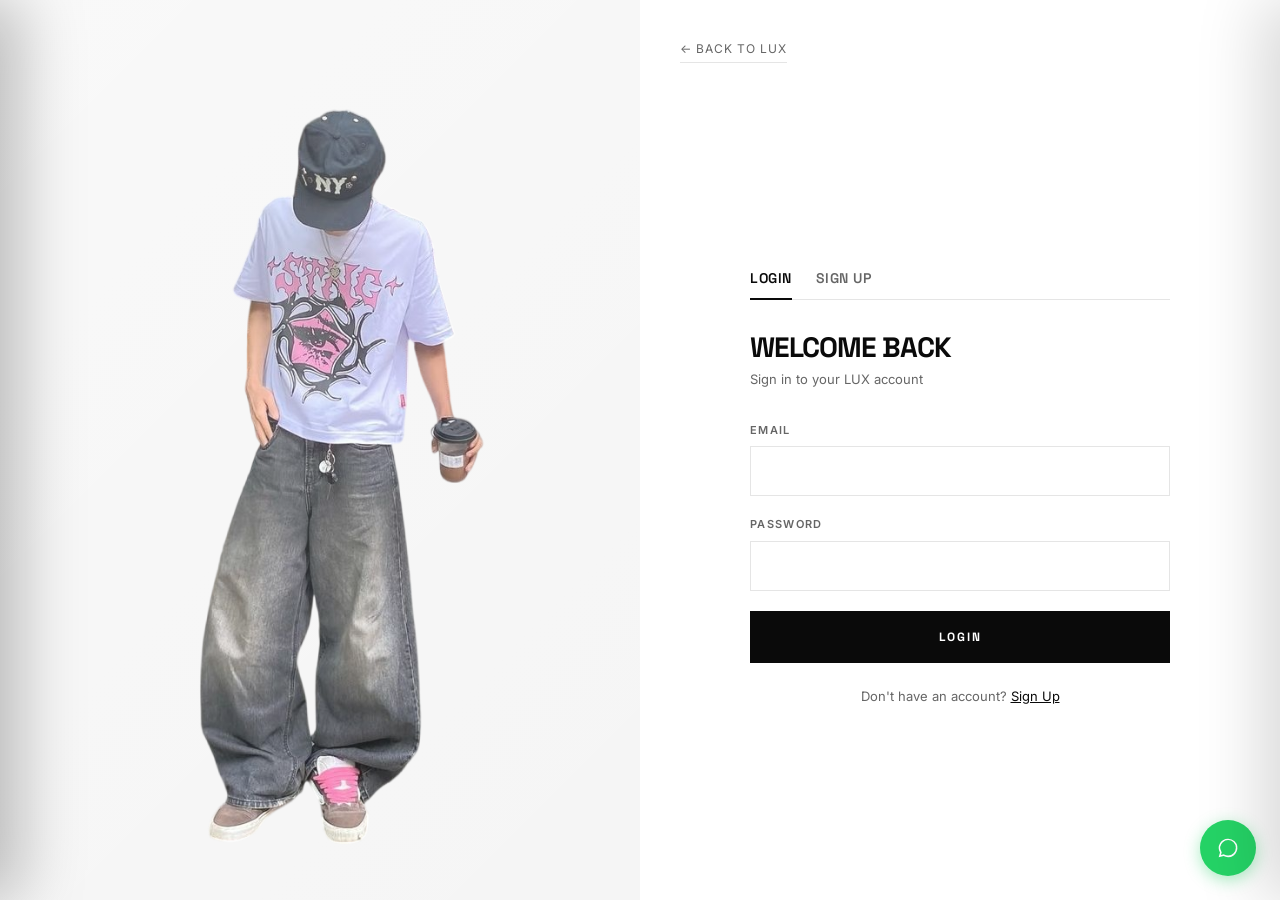
<file: login.html>
<!DOCTYPE html>
<html lang="en" dir="ltr">
<head>
<meta charset="UTF-8" />
<meta name="viewport" content="width=device-width, initial-scale=1.0" />
<title>Login — LUX</title>
<meta name="description" content="Sign in or create your LUX account." />
<meta property="og:type" content="website" />
<meta property="og:url" content="https://lux-eg.com/login.html" />
<meta property="og:title" content="Login — LUX" />
<meta property="og:description" content="Sign in or create your LUX account." />
<meta property="og:image" content="https://lux-eg.com/images/look-01.png" />
<meta property="og:site_name" content="LUX" />
<meta name="twitter:card" content="summary_large_image" />
<meta name="twitter:title" content="Login — LUX" />
<meta name="twitter:description" content="Sign in or create your LUX account." />
<meta name="twitter:image" content="https://lux-eg.com/images/look-01.png" />
<link rel="icon" type="image/svg+xml" href="./favicon.svg" />
<link href="https://fonts.googleapis.com/css2?family=Space+Grotesk:wght@400;500;700&family=Inter:wght@300;400;500;700&family=IBM+Plex+Sans+Arabic:wght@400;500;700&display=swap" rel="stylesheet">
<link rel="stylesheet" href="./css/style.css" />
<link rel="stylesheet" href="./css/animations.css" />
<link rel="stylesheet" href="./css/login.css" />
</head>
<body>

<div class="auth-page">
  <div class="auth-image"></div>
  <div class="auth-form-wrap">
    <a href="index.html" class="auth-back">← Back to LUX</a>

    <div class="auth-inner">
      <div class="auth-tabs">
        <button class="auth-tab active" data-tab="login" data-t="login">Login</button>
        <button class="auth-tab" data-tab="signup" data-t="signup">Sign Up</button>
      </div>

      <div class="auth-panel active" data-panel="login">
        <h2 class="auth-title" data-t="welcome">Welcome Back</h2>
        <p class="auth-sub">Sign in to your LUX account</p>
        <form id="loginForm">
          <div class="form-group"><label class="form-label" data-t="email">Email</label><input type="email" class="form-input" name="email" required></div>
          <div class="form-group"><label class="form-label" data-t="password">Password</label><input type="password" class="form-input" name="password" required minlength="4"></div>
          <button type="submit" class="btn btn-block" data-t="loginBtn">Login</button>
        </form>
        <p class="auth-switch"><span data-t="noAccount">Don't have an account?</span> <a data-switch="signup" data-t="signup">Sign Up</a></p>
      </div>

      <div class="auth-panel" data-panel="signup">
        <h2 class="auth-title" data-t="createAccount">Create Account</h2>
        <p class="auth-sub">Join the movement</p>
        <form id="signupForm">
          <div class="form-group"><label class="form-label" data-t="fullName">Full Name</label><input type="text" class="form-input" name="name" required></div>
          <div class="form-group"><label class="form-label" data-t="email">Email</label><input type="email" class="form-input" name="email" required></div>
          <div class="form-group"><label class="form-label" data-t="phone">Phone</label><input type="tel" class="form-input" name="phone" required></div>
          <div class="form-group"><label class="form-label" data-t="password">Password</label><input type="password" class="form-input" name="password" required minlength="4"></div>
          <button type="submit" class="btn btn-block" data-t="signupBtn">Create Account</button>
        </form>
        <p class="auth-switch"><span data-t="haveAccount">Already have an account?</span> <a data-switch="login" data-t="login">Login</a></p>
      </div>
    </div>
  </div>
</div>

<div id="drawers-container"></div>

<script src="./js/app.js"></script>
<script src="./js/animations.js"></script>
<script>
document.addEventListener('DOMContentLoaded', () => {
  document.getElementById('drawers-container').innerHTML = renderDrawers();
  initApp();

  document.querySelectorAll('.auth-tab').forEach(tab =>
    tab.addEventListener('click', () => {
      document.querySelectorAll('.auth-tab').forEach(t => t.classList.remove('active'));
      document.querySelectorAll('.auth-panel').forEach(p => p.classList.remove('active'));
      tab.classList.add('active');
      document.querySelector(`.auth-panel[data-panel="${tab.dataset.tab}"]`).classList.add('active');
    }));

  document.querySelectorAll('[data-switch]').forEach(a =>
    a.addEventListener('click', () => {
      document.querySelector(`.auth-tab[data-tab="${a.dataset.switch}"]`).click();
    }));

  document.getElementById('loginForm').addEventListener('submit', e => {
    e.preventDefault();
    const data = new FormData(e.target);
    saveUser({ name: data.get('email').split('@')[0], email: data.get('email') });
    window.location.href = 'account.html';
  });

  document.getElementById('signupForm').addEventListener('submit', e => {
    e.preventDefault();
    const data = new FormData(e.target);
    saveUser({ name: data.get('name'), email: data.get('email'), phone: data.get('phone') });
    window.location.href = 'account.html';
  });
});
</script>
</body>
</html>
</file>
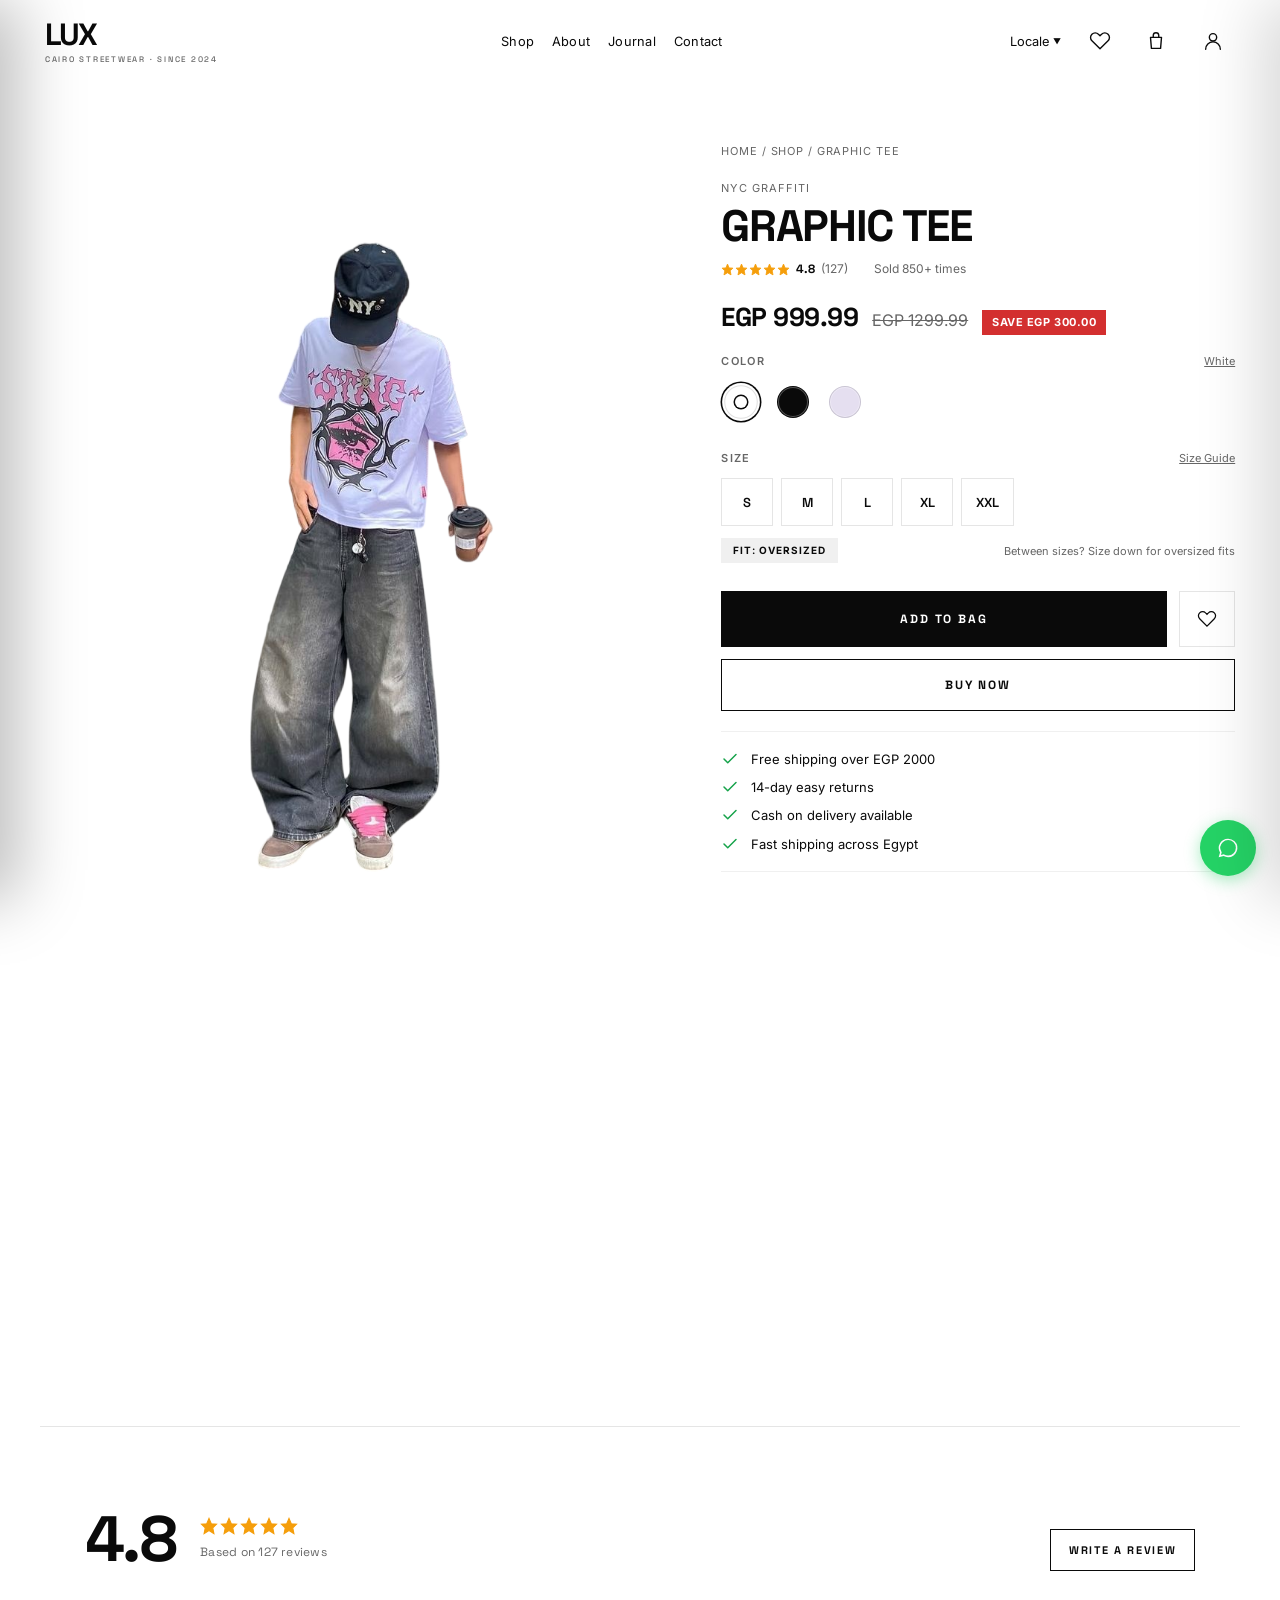
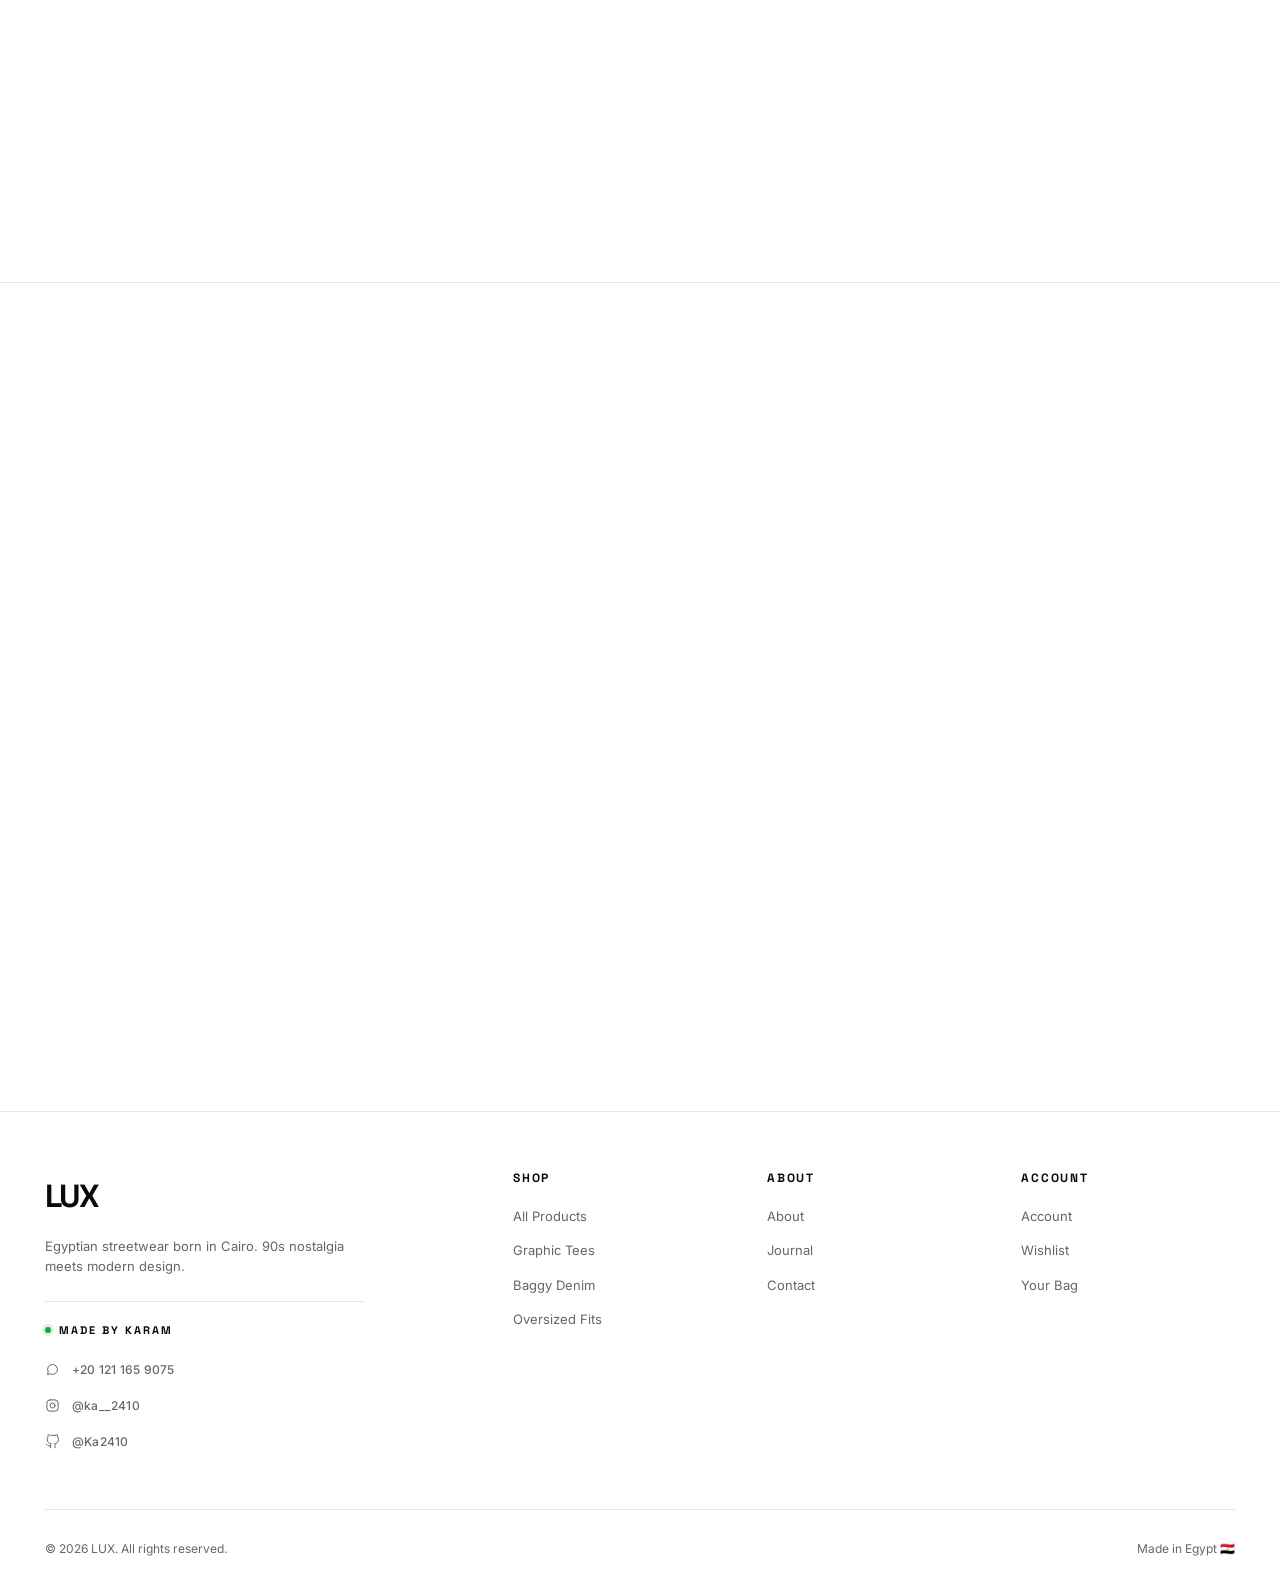
<file: product.html>
<!DOCTYPE html>
<html lang="en" dir="ltr">
<head>
<meta charset="UTF-8" />
<meta name="viewport" content="width=device-width, initial-scale=1.0, viewport-fit=cover" />
<title>Product — LUX</title>
<meta name="description" content="Shop authentic LUX Egyptian streetwear pieces." />
<meta property="og:type" content="product" />
<meta property="og:url" content="https://lux-eg.com/product.html" />
<meta property="og:title" content="Product — LUX" />
<meta property="og:description" content="Shop authentic LUX Egyptian streetwear pieces." />
<meta property="og:image" content="https://lux-eg.com/images/look-01.png" />
<meta property="og:site_name" content="LUX" />
<meta name="twitter:card" content="summary_large_image" />
<meta name="twitter:title" content="Product — LUX" />
<meta name="twitter:description" content="Shop authentic LUX Egyptian streetwear pieces." />
<meta name="twitter:image" content="https://lux-eg.com/images/look-01.png" />
<link rel="icon" type="image/svg+xml" href="./favicon.svg" />
<link rel="preconnect" href="https://fonts.googleapis.com">
<link rel="preconnect" href="https://fonts.gstatic.com" crossorigin>
<link href="https://fonts.googleapis.com/css2?family=Space+Grotesk:wght@400;500;700&family=Inter:wght@300;400;500;700&family=IBM+Plex+Sans+Arabic:wght@400;500;700&display=swap" rel="stylesheet">
<link rel="stylesheet" href="./css/style.css" />
<link rel="stylesheet" href="./css/animations.css" />
<link rel="stylesheet" href="./css/product.css" />
</head>
<body>

<div id="navbar-container"></div>

<div class="pdp" id="pdp"></div>

<section class="pdp-reviews" id="reviewsSection" style="display:none;">
  <div class="pdp-reviews-header">
    <div class="pdp-reviews-summary">
      <div class="pdp-reviews-rating-big" id="reviewsRatingBig">4.8</div>
      <div class="pdp-reviews-meta">
        <div class="stars" id="reviewsStarsBig"></div>
        <div class="pdp-reviews-count" id="reviewsCount"></div>
      </div>
    </div>
    <button class="btn btn-ghost btn-sm" data-t="writeReview">Write a Review</button>
  </div>
  <div class="pdp-reviews-list" id="reviewsList"></div>
</section>

<section class="related-section">
  <div class="section-head">
    <h2 class="section-title" data-t="youMayLike">You May Also Like</h2>
  </div>
  <div class="product-grid" id="relatedGrid"></div>
</section>

<div class="mobile-sticky-add">
  <div class="mobile-sticky-info">
    <div class="mobile-sticky-name" id="stickyName">Product</div>
    <div class="mobile-sticky-price" id="stickyPrice">EGP 0</div>
  </div>
  <div class="mobile-sticky-actions">
    <button class="btn btn-ghost" id="stickyAddBtn"><span data-t="addToBag">Add to Bag</span></button>
    <button class="btn" id="stickyBuyBtn"><span data-t="buyNow">Buy Now</span></button>
  </div>
</div>

<div id="footer-container"></div>
<div id="drawers-container"></div>
<div id="modals-container"></div>

<script src="./js/app.js"></script>
<script src="./js/animations.js"></script>
<script>
document.addEventListener('DOMContentLoaded', () => {
  document.getElementById('navbar-container').innerHTML = renderNavbar();
  document.getElementById('footer-container').innerHTML = renderFooter();
  document.getElementById('drawers-container').innerHTML = renderDrawers();
  document.getElementById('modals-container').innerHTML = renderModals();
  initApp();

  const params = new URLSearchParams(window.location.search);
  const slug = params.get('slug') || 'nyc-graffiti';
  const product = PRODUCTS.find(p => p.slug === slug) || PRODUCTS[0];

  addToRecentlyViewed(product.id);

  const updateMeta = (selector, value) => {
    const el = document.querySelector(selector);
    if (el) el.setAttribute('content', value);
  };
  const productTitle = `${product.lookName} — ${product.itemName} | LUX`;
  const productDesc = product.description;
  const productImg = `https://lux-eg.com${product.images[0].replace('./', '/')}`;

  document.title = productTitle;
  updateMeta('meta[name="description"]', productDesc);
  updateMeta('meta[property="og:title"]', productTitle);
  updateMeta('meta[property="og:description"]', productDesc);
  updateMeta('meta[property="og:image"]', productImg);
  updateMeta('meta[property="og:url"]', `https://lux-eg.com/product.html?slug=${product.slug}`);
  updateMeta('meta[name="twitter:title"]', productTitle);
  updateMeta('meta[name="twitter:description"]', productDesc);
  updateMeta('meta[name="twitter:image"]', productImg);

  let selectedSize = null;
  let selectedColor = product.colors[0];

  function trustSignalsHTML() {
    return `
      <div class="pdp-trust-signals">
        <div class="trust-signal">
          <svg viewBox="0 0 24 24"><polyline points="20,6 9,17 4,12"/></svg>
          <span data-t="trustFreeShipping">${t('trustFreeShipping')}</span>
        </div>
        <div class="trust-signal">
          <svg viewBox="0 0 24 24"><polyline points="20,6 9,17 4,12"/></svg>
          <span data-t="trustReturns">${t('trustReturns')}</span>
        </div>
        <div class="trust-signal">
          <svg viewBox="0 0 24 24"><polyline points="20,6 9,17 4,12"/></svg>
          <span data-t="trustCOD">${t('trustCOD')}</span>
        </div>
        <div class="trust-signal">
          <svg viewBox="0 0 24 24"><polyline points="20,6 9,17 4,12"/></svg>
          <span data-t="trustFastShip">${t('trustFastShip')}</span>
        </div>
      </div>
    `;
  }

  function socialProofHTML() {
    const rating = product.rating || 0;
    const reviewCount = product.reviewCount || 0;
    const soldCount = product.soldCount || 0;
    if (!rating) return '';
    return `
      <div class="pdp-social-proof">
        <div class="pdp-social-proof-item">
          <span class="stars">${starsHTML(rating, 13)}</span>
          <strong>${rating.toFixed(1)}</strong>
          <span>(${num(reviewCount)})</span>
        </div>
        <div class="pdp-social-proof-item verified">
          <svg viewBox="0 0 24 24"><polyline points="20,6 9,17 4,12"/></svg>
          <span>${t('sold', { n: num(soldCount) })}</span>
        </div>
      </div>
    `;
  }

  function renderReviews() {
    const section = document.getElementById('reviewsSection');
    const list = document.getElementById('reviewsList');
    const bigRating = document.getElementById('reviewsRatingBig');
    const bigStars = document.getElementById('reviewsStarsBig');
    const countEl = document.getElementById('reviewsCount');

    const reviews = REVIEWS[product.id] || [];
    if (!reviews.length) { section.style.display = 'none'; return; }

    section.style.display = 'block';
    bigRating.textContent = product.rating.toFixed(1);
    bigStars.innerHTML = starsHTML(product.rating, 18);
    countEl.textContent = t('basedOn', { n: num(product.reviewCount) });

    list.innerHTML = reviews.map(r => {
      const name = AppState.isRTL ? r.nameAr : r.name;
      const date = AppState.isRTL ? r.dateAr : r.date;
      const text = AppState.isRTL ? r.textAr : r.text;
      return `
        <div class="review-card">
          <div class="review-head">
            <div class="review-avatar">${escapeHtml(name.charAt(0))}</div>
            <div class="review-head-info">
              <div class="review-name">
                ${escapeHtml(name)}
                ${r.verified ? `<span class="review-verified"><svg viewBox="0 0 24 24"><polyline points="20,6 9,17 4,12"/></svg>${t('verifiedBuyer')}</span>` : ''}
              </div>
              <div class="review-date">${escapeHtml(date)}</div>
            </div>
          </div>
          <div class="review-stars">${starsHTML(r.rating, 14)}</div>
          <div class="review-text">${escapeHtml(text)}</div>
        </div>
      `;
    }).join('');
  }

  function renderPDP() {
    const lookName = AppState.isRTL ? product.lookNameAr : product.lookName;
    const itemName = AppState.isRTL ? product.itemNameAr : product.itemName;
    const desc = AppState.isRTL ? product.descriptionLongAr : product.descriptionLong;
    const whyText = AppState.isRTL ? product.whyWeMadeItAr : product.whyWeMadeIt;
    const fitText = {
      'Oversized': t('fitOversized'),
      'Regular': t('fitRegular'),
      'Relaxed': t('fitRelaxed'),
      'Slim': t('fitSlim')
    }[product.fit] || product.fit;
    const stockHtml = product.stock <= 5 ? `<div class="pdp-stock">${t('lowStock', { n: num(product.stock) })}</div>` : '';

    document.getElementById('pdp').innerHTML = `
      <div class="pdp-gallery">
        <div class="pdp-image">
          <img src="${product.images[0]}" alt="${lookName}">
        </div>
      </div>
      <div class="pdp-info">
        <div class="pdp-breadcrumb">
          <a href="index.html">Home</a> / <a href="shop.html">Shop</a> / <span>${itemName}</span>
        </div>
        <div class="pdp-look">${lookName}</div>
        <h1 class="pdp-title">${itemName}</h1>

        ${socialProofHTML()}

        <div class="pdp-price-row">
          <div class="pdp-price">${formatPrice(product.price)}</div>
          ${product.comparePrice ? `
            <div class="pdp-compare">${formatPrice(product.comparePrice)}</div>
            <div class="pdp-save">${t('save')} ${formatPrice(product.comparePrice - product.price)}</div>
          ` : ''}
        </div>
        ${stockHtml}

        <div class="pdp-section">
          <div class="pdp-section-header">
            <span class="pdp-section-label">${t('color')}</span>
            <span class="pdp-section-link" id="colorName">${AppState.isRTL ? selectedColor.nameAr : selectedColor.name}</span>
          </div>
          <div class="pdp-colors">
            ${product.colors.map((c, i) => {
              const isLight = c.hex === '#FFFFFF' || c.hex === '#F5F3EE' || c.hex === '#E5DFF0';
              return `
                <button class="pdp-color ${selectedColor.name === c.name ? 'active' : ''}"
                        data-color-idx="${i}"
                        data-light="${isLight}"
                        aria-label="${c.name}">
                  <div class="pdp-color-inner" style="background:${c.hex};"></div>
                </button>
              `;
            }).join('')}
          </div>
        </div>

        <div class="pdp-section">
          <div class="pdp-section-header">
            <span class="pdp-section-label">${t('size')}</span>
            <button class="pdp-section-link" id="sizeGuideBtn">${t('sizeGuide')}</button>
          </div>
          <div class="pdp-sizes">
            ${product.sizes.map(s => `
              <button class="pdp-size ${selectedSize === s ? 'active' : ''}" data-size="${s}">${s}</button>
            `).join('')}
          </div>
          <div class="pdp-fit-row">
            <span class="pdp-fit">${t('fit')}: ${fitText}</span>
            <span class="pdp-fit-note">${AppState.isRTL ? 'لو بين مقاسين، خد الأصغر للأوفرسايز' : 'Between sizes? Size down for oversized fits'}</span>
          </div>
        </div>

        <div class="pdp-add-row">
          <button class="btn pdp-add-btn" id="addBtn"><span data-t="addToBag">Add to Bag</span></button>
          <button class="pdp-wish-btn ${isWishlisted(product.id) ? 'active' : ''}" id="wishBtn" aria-label="Wishlist">
            <svg viewBox="0 0 24 24"><path d="M20.8 4.6c-2-2-5.2-2-7.1 0L12 6.3l-1.7-1.7c-1.9-2-5.1-2-7.1 0-2 2-2 5.2 0 7.1L12 20.5l8.8-8.8c2-1.9 2-5.1 0-7.1z"/></svg>
          </button>
        </div>

        <button class="pdp-buy-now" id="buyNowBtn">
          <span data-t="buyNow">Buy Now</span>
        </button>

        ${trustSignalsHTML()}

        <div class="pdp-why">
          <div class="pdp-why-label">${t('whyWeMadeIt')}</div>
          <div class="pdp-why-text">"${whyText}"</div>
        </div>

        <div class="pdp-accordion">
          <div class="pdp-accordion-item open">
            <button class="pdp-accordion-trigger">${t('description')}</button>
            <div class="pdp-accordion-content"><div class="pdp-accordion-content-inner">${desc}</div></div>
          </div>
          <div class="pdp-accordion-item">
            <button class="pdp-accordion-trigger">${t('materials')}</button>
            <div class="pdp-accordion-content"><div class="pdp-accordion-content-inner">${product.materials}</div></div>
          </div>
          <div class="pdp-accordion-item">
            <button class="pdp-accordion-trigger">${t('care')}</button>
            <div class="pdp-accordion-content"><div class="pdp-accordion-content-inner">${product.care}</div></div>
          </div>
          <div class="pdp-accordion-item">
            <button class="pdp-accordion-trigger">${t('shippingInfo')}</button>
            <div class="pdp-accordion-content"><div class="pdp-accordion-content-inner">${AppState.isRTL ? 'شحن مجاني للطلبات فوق ٢٠٠٠ جنيه. إرجاع خلال ١٤ يوم.' : 'Free shipping on orders over EGP 2000. Easy returns within 14 days.'}</div></div>
          </div>
        </div>
      </div>
    `;

    document.getElementById('stickyName').textContent = itemName;
    document.getElementById('stickyPrice').textContent = formatPrice(product.price);

    document.querySelectorAll('.pdp-accordion-trigger').forEach(btn =>
      btn.addEventListener('click', () => btn.parentElement.classList.toggle('open')));

    document.querySelectorAll('[data-color-idx]').forEach(btn =>
      btn.addEventListener('click', () => {
        selectedColor = product.colors[parseInt(btn.dataset.colorIdx, 10)];
        document.querySelectorAll('.pdp-color').forEach(b => b.classList.remove('active'));
        btn.classList.add('active');
        document.getElementById('colorName').textContent = AppState.isRTL ? selectedColor.nameAr : selectedColor.name;
      }));

    document.querySelectorAll('.pdp-size[data-size]').forEach(btn =>
      btn.addEventListener('click', () => {
        selectedSize = btn.dataset.size;
        document.querySelectorAll('.pdp-size').forEach(b => b.classList.remove('active'));
        btn.classList.add('active');
      }));

    const addFn = () => {
      if (!selectedSize) { showToast(t('sizeRequired')); return; }
      addToCart(product, selectedSize, selectedColor);
      showToast(`${t('itemAdded')} — ${itemName}`);
      if (navigator.vibrate) navigator.vibrate(15);
    };

    const buyNowFn = () => {
      if (!selectedSize) { showToast(t('sizeRequired')); return; }
      addToCart(product, selectedSize, selectedColor);
      setTimeout(() => { window.location.href = 'checkout.html'; }, 900);
    };

    document.getElementById('addBtn').addEventListener('click', addFn);
    document.getElementById('stickyAddBtn').addEventListener('click', addFn);
    document.getElementById('buyNowBtn').addEventListener('click', buyNowFn);
    document.getElementById('stickyBuyBtn').addEventListener('click', buyNowFn);

    document.getElementById('sizeGuideBtn').addEventListener('click', openSizeGuide);

    const wishBtn = document.getElementById('wishBtn');
    wishBtn.addEventListener('click', () => {
      const added = toggleWishlist(product.id);
      wishBtn.classList.toggle('active', added);
      showToast(added ? t('wishAdded') : t('wishRemoved'));
    });
  }

  function renderRelated() {
    const grid = document.getElementById('relatedGrid');
    grid.innerHTML = PRODUCTS.filter(p => p.id !== product.id).slice(0, 4).map(p => productCardHTML(p)).join('');
  }

  renderPDP();
  renderReviews();
  renderRelated();
  window.onLanguageChange = () => { renderPDP(); renderReviews(); renderRelated(); };
});
</script>
</body>
</html>
</file>
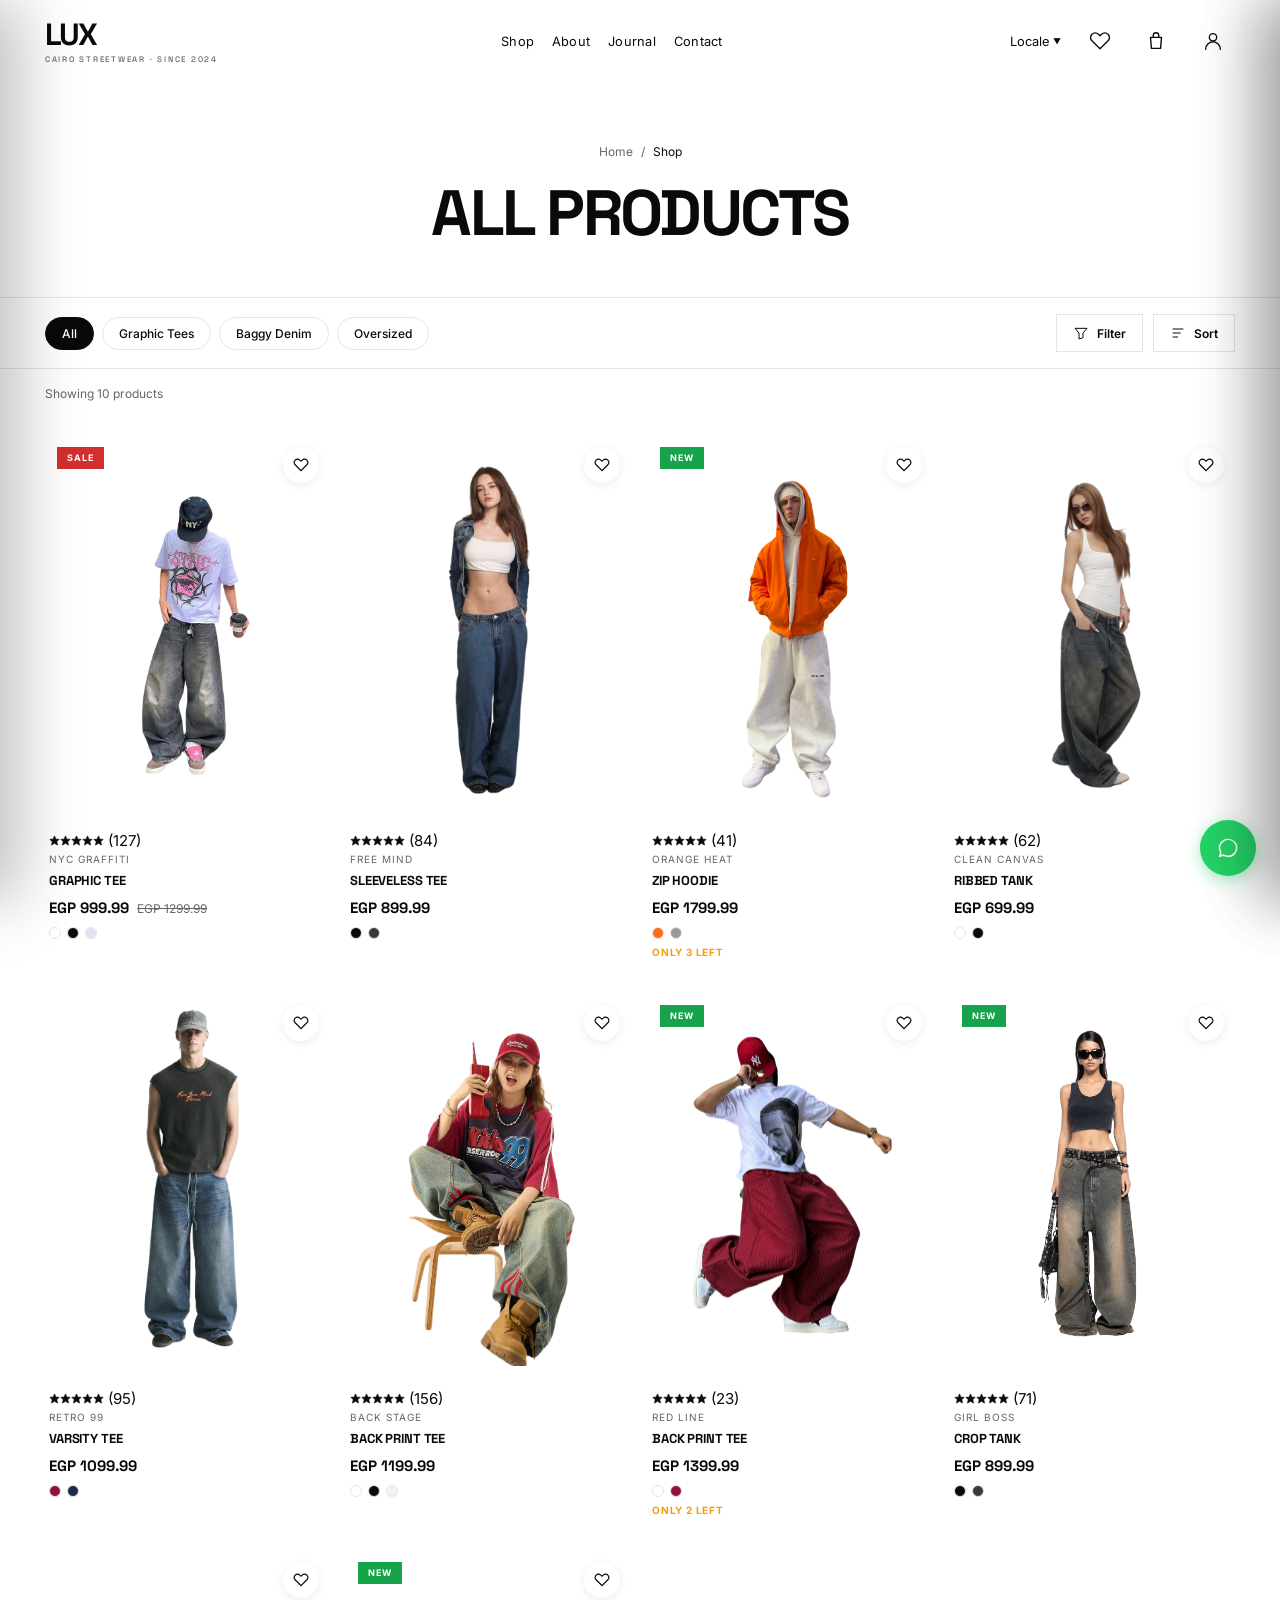
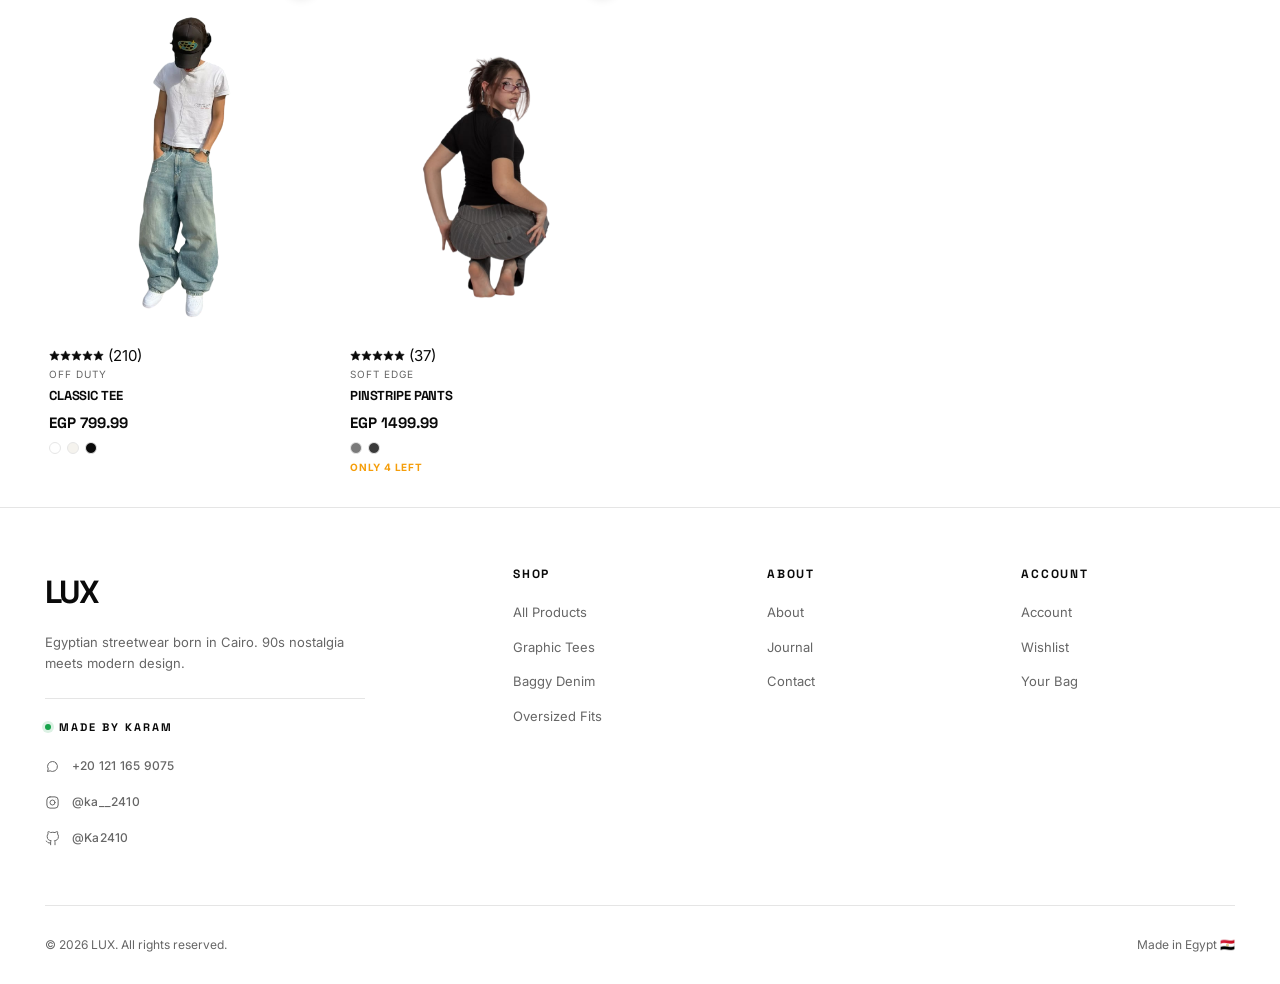
<file: shop.html>
<!DOCTYPE html>
<html lang="en" dir="ltr">
<head>
<meta charset="UTF-8" />
<meta name="viewport" content="width=device-width, initial-scale=1.0" />
<title>Shop — LUX</title>
  <!-- ✅ RTL Early Detection — قبل أي CSS -->
  <script>
    (function() {
      try {
        if (localStorage.getItem('lux_rtl') === 'true') {
          document.documentElement.dir = 'rtl';
          document.documentElement.lang = 'ar';
        }
      } catch(e) {}
    })();
  </script>

<meta name="description" content="Shop all LUX products — graphic tees, baggy denim, oversized fits. Egyptian streetwear." />
<meta property="og:type" content="website" />
<meta property="og:url" content="https://lux-eg.com/shop.html" />
<meta property="og:title" content="Shop — LUX" />
<meta property="og:description" content="Browse all LUX products." />
<meta property="og:image" content="https://lux-eg.com/images/look-01.png" />
<meta property="og:site_name" content="LUX" />
<meta name="twitter:card" content="summary_large_image" />
<meta name="twitter:title" content="Shop — LUX" />
<meta name="twitter:description" content="Browse all LUX products." />
<meta name="twitter:image" content="https://lux-eg.com/images/look-01.png" />
<link rel="icon" type="image/svg+xml" href="./favicon.svg" />
<link rel="preconnect" href="https://fonts.googleapis.com">
<link rel="preconnect" href="https://fonts.gstatic.com" crossorigin>
<link href="https://fonts.googleapis.com/css2?family=Space+Grotesk:wght@400;500;700&family=Inter:wght@300;400;500;700&family=IBM+Plex+Sans+Arabic:wght@400;500;700&display=swap" rel="stylesheet">
<link rel="stylesheet" href="./css/style.css" />
<link rel="stylesheet" href="./css/animations.css" />
<link rel="stylesheet" href="./css/shop.css" />
</head>
<body>

<div id="navbar-container"></div>

<div class="page-header">
  <div class="breadcrumb"><a href="index.html">Home</a> / <span data-t="shop">Shop</span></div>
  <h1 data-t="allProducts">All Products</h1>
</div>

<div class="shop-toolbar">
  <div class="toolbar-left">
    <button class="chip active" data-cat="all">All</button>
    <button class="chip" data-cat="graphic-tees">Graphic Tees</button>
    <button class="chip" data-cat="baggy-denim">Baggy Denim</button>
    <button class="chip" data-cat="oversized-fits">Oversized</button>
  </div>
  <div class="toolbar-right">
    <button class="filter-btn" id="filterBtn">
      <svg viewBox="0 0 24 24"><polygon points="3,5 21,5 15,12 15,19 9,21 9,12 3,5"/></svg>
      <span data-t="filter">Filter</span>
    </button>
    <button class="sort-btn" id="sortBtn">
      <svg viewBox="0 0 24 24"><line x1="4" y1="6" x2="20" y2="6"/><line x1="4" y1="12" x2="16" y2="12"/><line x1="4" y1="18" x2="12" y2="18"/></svg>
      <span data-t="sortBy">Sort</span>
    </button>
  </div>
</div>

<div class="results-info" id="resultsInfo"></div>
<div class="container shop-container">
  <div class="filter-loading" id="filterLoading">
    <div class="filter-loading-spinner"></div>
  </div>
  <div class="product-grid" id="shopGrid"></div>
</div>

<aside class="filter-drawer" id="filterDrawer">
  <div class="cart-header">
    <h3 data-t="filterTitle">Filters</h3>
    <button class="close-btn" id="filterClose">×</button>
  </div>
  <div class="filter-body">
    <div class="filter-group"><h4 data-t="size">Size</h4><div class="filter-options" id="sizeOptions"></div></div>
    <div class="filter-group"><h4 data-t="color">Color</h4><div class="filter-options" id="colorOptions"></div></div>
  </div>
  <div class="filter-footer">
    <button class="btn btn-ghost" id="filterClear" data-t="resetFilters">Reset</button>
    <button class="btn" id="filterApply" data-t="apply">Apply</button>
  </div>
</aside>

<aside class="filter-drawer" id="sortDrawer">
  <div class="cart-header">
    <h3 data-t="sortBy">Sort By</h3>
    <button class="close-btn" id="sortClose">×</button>
  </div>
  <div class="filter-body">
    <div class="filter-options" style="flex-direction:column;gap:0;">
      <button class="filter-option" data-sort="newest" style="width:100%;text-align:left;padding:16px;" data-t="newest">Newest</button>
      <button class="filter-option" data-sort="price-low" style="width:100%;text-align:left;padding:16px;">Price: Low to High</button>
      <button class="filter-option" data-sort="price-high" style="width:100%;text-align:left;padding:16px;">Price: High to Low</button>
      <button class="filter-option active" data-sort="popular" style="width:100%;text-align:left;padding:16px;">Popular</button>
    </div>
  </div>
</aside>

<div id="footer-container"></div>
<div id="drawers-container"></div>
<div id="modals-container"></div>

<script src="./js/app.js"></script>
<script src="./js/animations.js"></script>
<script>
document.addEventListener('DOMContentLoaded', () => {
  document.getElementById('navbar-container').innerHTML = renderNavbar();
  document.getElementById('footer-container').innerHTML = renderFooter();
  document.getElementById('drawers-container').innerHTML = renderDrawers();
  document.getElementById('modals-container').innerHTML = renderModals();
  initApp();

  const shopGrid = document.getElementById('shopGrid');
  const resultsInfo = document.getElementById('resultsInfo');
  const sizeOptions = document.getElementById('sizeOptions');
  const colorOptions = document.getElementById('colorOptions');
  const filterLoading = document.getElementById('filterLoading');

  const filters = { category: 'all', sizes: [], colors: [], sort: 'popular' };

  const allSizes = new Set();
  const allColors = new Map();
  PRODUCTS.forEach(p => {
    p.sizes.forEach(s => allSizes.add(s));
    p.colors.forEach(c => allColors.set(c.name, c.hex));
  });

  sizeOptions.innerHTML = [...allSizes].map(s => `<button class="filter-option" data-size="${s}">${s}</button>`).join('');
  colorOptions.innerHTML = [...allColors.entries()].map(([name, hex]) =>
    `<button class="color-option" data-color="${name}" style="background:${hex};" title="${name}"></button>`
  ).join('');

  function showSkeletons() {
    shopGrid.innerHTML = Array(6).fill(0).map(() => `
      <div class="product-card skeleton-card">
        <div class="skeleton-image"></div>
        <div class="skeleton-text short"></div>
        <div class="skeleton-text long"></div>
        <div class="skeleton-text medium"></div>
      </div>
    `).join('');
  }

  function renderShop(showLoading = false) {
    if (showLoading) filterLoading.classList.add('show');

    setTimeout(() => {
      let list = [...PRODUCTS];
      if (filters.category !== 'all') list = list.filter(p => p.category === filters.category);
      if (filters.sizes.length) list = list.filter(p => p.sizes.some(s => filters.sizes.includes(s)));
      if (filters.colors.length) list = list.filter(p => p.colors.some(c => filters.colors.includes(c.name)));
      if (filters.sort === 'price-low') list.sort((a,b) => a.price - b.price);
      else if (filters.sort === 'price-high') list.sort((a,b) => b.price - a.price);
      else if (filters.sort === 'newest') list.sort((a,b) => b.id - a.id);

      if (list.length === 0) {
        shopGrid.innerHTML = `
          <div class="empty-state" style="grid-column:1/-1;">
            <div class="empty-state-icon">
              <svg viewBox="0 0 24 24"><circle cx="11" cy="11" r="7"/><line x1="16.5" y1="16.5" x2="21" y2="21"/></svg>
            </div>
            <h2 data-t="noProducts">No products match your filters</h2>
            <button class="btn" onclick="document.getElementById('filterClear').click()">${t('resetFilters')}</button>
          </div>
        `;
      } else {
        shopGrid.innerHTML = list.map(p => productCardHTML(p)).join('');
      }
      resultsInfo.textContent = `${t('showing')} ${num(list.length)} ${t('products')}`;
      filterLoading.classList.remove('show');
    }, showLoading ? 200 : 0);
  }

  document.querySelectorAll('.chip').forEach(chip => {
    chip.addEventListener('click', () => {
      document.querySelectorAll('.chip').forEach(c => c.classList.remove('active'));
      chip.classList.add('active');
      filters.category = chip.dataset.cat;
      renderShop(true);
    });
  });

  sizeOptions.addEventListener('click', e => {
    const btn = e.target.closest('[data-size]'); if (!btn) return;
    const size = btn.dataset.size;
    const i = filters.sizes.indexOf(size);
    if (i >= 0) filters.sizes.splice(i, 1); else filters.sizes.push(size);
    btn.classList.toggle('active');
  });
  colorOptions.addEventListener('click', e => {
    const btn = e.target.closest('[data-color]'); if (!btn) return;
    const color = btn.dataset.color;
    const i = filters.colors.indexOf(color);
    if (i >= 0) filters.colors.splice(i, 1); else filters.colors.push(color);
    btn.classList.toggle('active');
  });

  document.getElementById('filterBtn').addEventListener('click', () => openDrawer(document.getElementById('filterDrawer')));
  document.getElementById('filterClose').addEventListener('click', closeAllDrawers);
  document.getElementById('filterApply').addEventListener('click', () => { renderShop(true); closeAllDrawers(); });
  document.getElementById('filterClear').addEventListener('click', () => {
    filters.sizes = []; filters.colors = [];
    document.querySelectorAll('.filter-option.active').forEach(b => b.classList.remove('active'));
    document.querySelectorAll('.color-option.active').forEach(b => b.classList.remove('active'));
    renderShop(true);
  });

  document.getElementById('sortBtn').addEventListener('click', () => openDrawer(document.getElementById('sortDrawer')));
  document.getElementById('sortClose').addEventListener('click', closeAllDrawers);
  document.querySelectorAll('[data-sort]').forEach(btn => {
    btn.addEventListener('click', () => {
      filters.sort = btn.dataset.sort;
      document.querySelectorAll('[data-sort]').forEach(b => b.classList.remove('active'));
      btn.classList.add('active');
      renderShop(true); closeAllDrawers();
    });
  });

  if (window.location.hash) {
    const cat = window.location.hash.substring(1);
    const chip = document.querySelector(`.chip[data-cat="${cat}"]`);
    if (chip) {
      document.querySelectorAll('.chip').forEach(c => c.classList.remove('active'));
      chip.classList.add('active');
      filters.category = cat;
    }
  }

  showSkeletons();
  setTimeout(() => renderShop(), 300);

  window.onLanguageChange = () => renderShop();
});
</script>
</body>
</html>
</file>
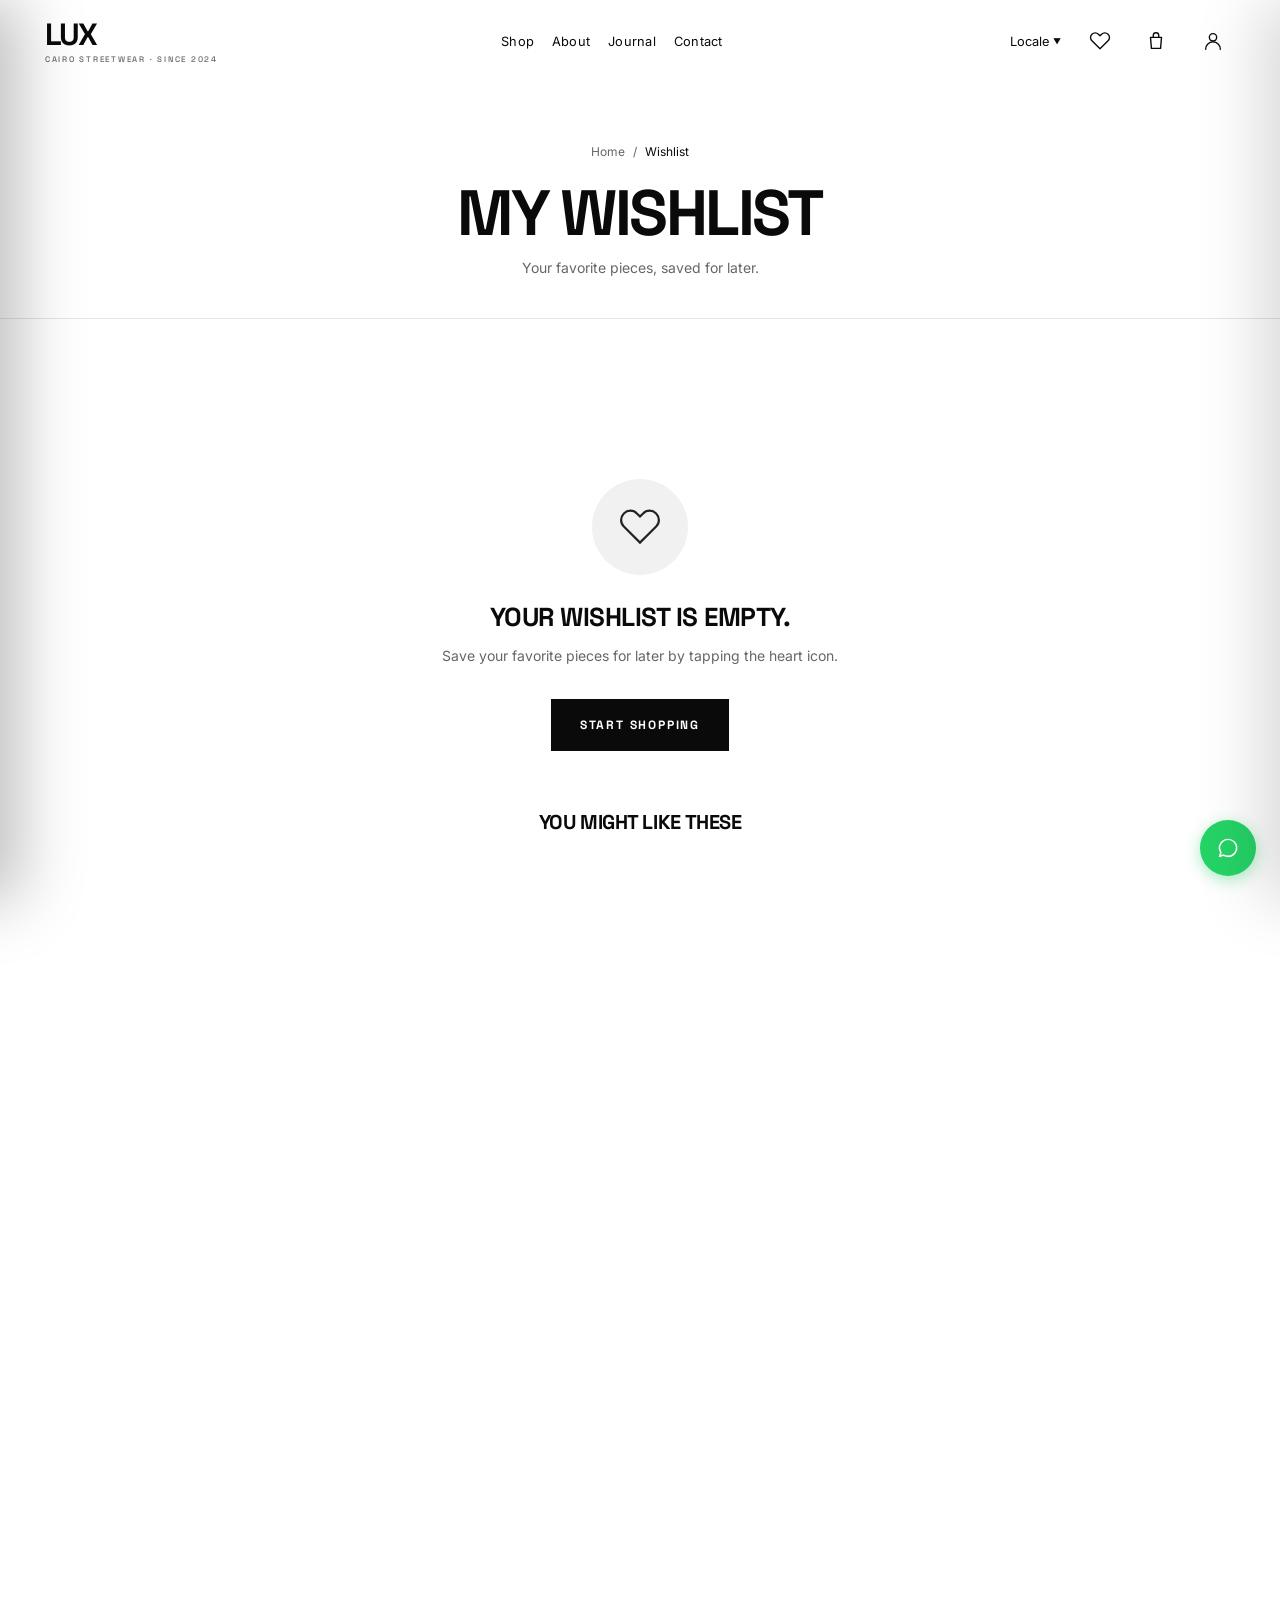
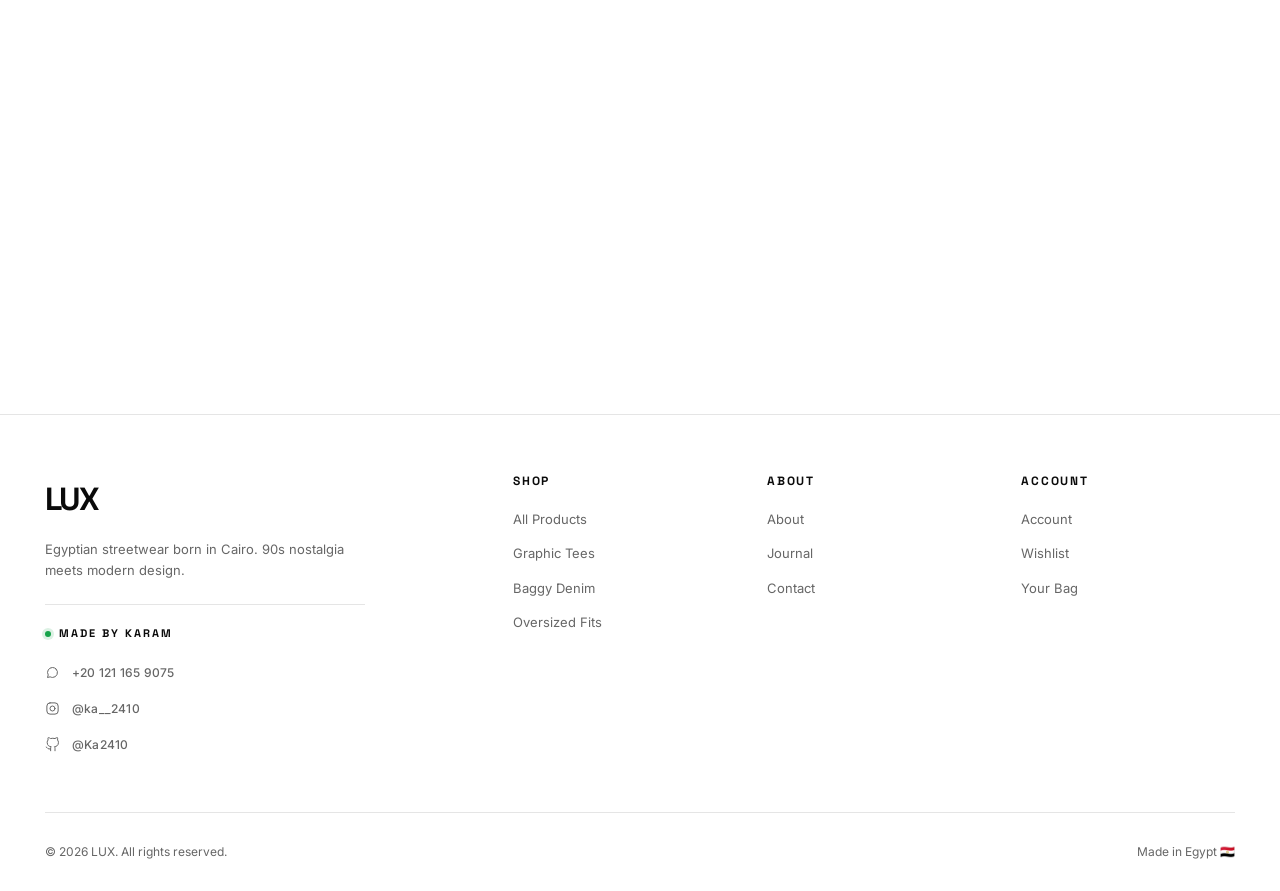
<file: wishlist.html>
<!DOCTYPE html>
<html lang="en" dir="ltr">
<head>
<meta charset="UTF-8" />
<meta name="viewport" content="width=device-width, initial-scale=1.0, viewport-fit=cover" />
<title>Wishlist — LUX</title>
<meta name="description" content="Your saved LUX pieces." />
<meta property="og:type" content="website" />
<meta property="og:url" content="https://lux-eg.com/wishlist.html" />
<meta property="og:title" content="Wishlist — LUX" />
<meta property="og:description" content="Your saved LUX pieces." />
<meta property="og:image" content="https://lux-eg.com/images/look-01.png" />
<meta property="og:site_name" content="LUX" />
<meta name="twitter:card" content="summary_large_image" />
<meta name="twitter:title" content="Wishlist — LUX" />
<meta name="twitter:description" content="Your saved LUX pieces." />
<meta name="twitter:image" content="https://lux-eg.com/images/look-01.png" />
<link rel="icon" type="image/svg+xml" href="./favicon.svg" />
<link rel="preconnect" href="https://fonts.googleapis.com">
<link rel="preconnect" href="https://fonts.gstatic.com" crossorigin>
<link href="https://fonts.googleapis.com/css2?family=Space+Grotesk:wght@400;500;700&family=Inter:wght@300;400;500;700&family=IBM+Plex+Sans+Arabic:wght@400;500;700&display=swap" rel="stylesheet">
<link rel="stylesheet" href="./css/style.css" />
<link rel="stylesheet" href="./css/animations.css" />
</head>
<body>

<div id="navbar-container"></div>

<div class="page-header">
  <div class="breadcrumb"><a href="index.html">Home</a> / <span data-t="wishlist">Wishlist</span></div>
  <h1 data-t="myWishlist">My Wishlist</h1>
  <p data-t="wishlistPageText">Your favorite pieces, saved for later.</p>
</div>

<section class="section">
  <div class="container">
    <div id="wishlistContent"></div>
  </div>
</section>

<section class="recently-viewed" id="recentlyViewedSection" style="display:none;">
  <div class="section-head">
    <h2 class="section-title" data-t="recentlyViewed">Recently Viewed</h2>
  </div>
  <div class="product-grid" id="recentlyViewedGrid"></div>
</section>

<div id="footer-container"></div>
<div id="drawers-container"></div>
<div id="modals-container"></div>

<script src="./js/app.js"></script>
<script src="./js/animations.js"></script>
<script>
document.addEventListener('DOMContentLoaded', () => {
  document.getElementById('navbar-container').innerHTML = renderNavbar();
  document.getElementById('footer-container').innerHTML = renderFooter();
  document.getElementById('drawers-container').innerHTML = renderDrawers();
  document.getElementById('modals-container').innerHTML = renderModals();
  initApp();

  function renderWishlist() {
    const container = document.getElementById('wishlistContent');
    const items = PRODUCTS.filter(p => isWishlisted(p.id));

    if (items.length === 0) {
      container.innerHTML = `
        <div class="empty-state">
          <div class="empty-state-icon">
            <svg viewBox="0 0 24 24"><path d="M20.8 4.6c-2-2-5.2-2-7.1 0L12 6.3l-1.7-1.7c-1.9-2-5.1-2-7.1 0-2 2-2 5.2 0 7.1L12 20.5l8.8-8.8c2-1.9 2-5.1 0-7.1z"/></svg>
          </div>
          <h2 data-t="emptyWishlist">Your wishlist is empty.</h2>
          <p data-t="emptyWishlistText">Save your favorite pieces for later by tapping the heart icon.</p>
          <a href="shop.html" class="btn" data-t="startShopping">Start Shopping</a>
          <div class="empty-state-suggestions">
            <h3 class="empty-state-suggestions-title">${t('emptyWishlistSuggestions')}</h3>
            <div class="product-grid">${PRODUCTS.slice(0, 4).map(p => productCardHTML(p)).join('')}</div>
          </div>
        </div>
      `;
      applyTranslations();
    } else {
      container.innerHTML = `<div class="product-grid">${items.map(p => productCardHTML(p)).join('')}</div>`;
    }
  }

  function renderRecent() {
    const products = AppState.recentlyViewed.map(id => PRODUCTS.find(p => p.id === id)).filter(Boolean);
    if (products.length < 2) return;
    document.getElementById('recentlyViewedSection').style.display = 'block';
    document.getElementById('recentlyViewedGrid').innerHTML = products.map(p => productCardHTML(p)).join('');
  }

  renderWishlist();
  renderRecent();

  window.onLanguageChange = () => { renderWishlist(); renderRecent(); };
});
</script>
</body>
</html>
</file>
<file: css/style.css>
/* ============================================
   LUX — SHARED STYLES
============================================ */
* { margin: 0; padding: 0; box-sizing: border-box; }

:root {
  --bg: #ffffff;
  --fg: #0A0A0A;
  --muted: #666666;
  --line: #E5E5E5;
  --line-soft: #F0F0F0;
  --danger: #D32F2F;
  --success: #16A34A;
  --warning: #F59E0B;
  --font-head: 'Space Grotesk', sans-serif;
  --font-body: 'Inter', sans-serif;
  --font-ar: 'IBM Plex Sans Arabic', sans-serif;
  --pad-x: clamp(20px, 3.5vw, 48px);
  --ease-out: cubic-bezier(0.25, 0.46, 0.45, 0.94);
  --ease-spring: cubic-bezier(0.34, 1.56, 0.64, 1);
  --ease-smooth: cubic-bezier(0.65, 0, 0.35, 1);
  --ease-door: cubic-bezier(0.76, 0, 0.24, 1);
}

/* ============================================
   HIDE SCROLLBAR — Everywhere
============================================ */
::-webkit-scrollbar {
  width: 0;
  height: 0;
  display: none;
}
html {
  scrollbar-width: none;
  -ms-overflow-style: none;
}
* {
  scrollbar-width: none;
  -ms-overflow-style: none;
}
*::-webkit-scrollbar {
  width: 0;
  height: 0;
  display: none;
}

/* ============================================
   PRELOADER — BLACK THEME
============================================ */
.preloader {
  position: fixed;
  inset: 0;
  background: #0A0A0A;
  z-index: 9999;
  display: flex;
  flex-direction: column;
  align-items: center;
  justify-content: center;
  gap: 28px;
  transition: opacity 0.55s var(--ease-door),
              visibility 0.55s var(--ease-door),
              transform 0.55s var(--ease-door);
  will-change: opacity, transform;
}
.preloader.hide {
  opacity: 0;
  visibility: hidden;
  pointer-events: none;
  transform: scale(1.04);
}
.preloader.fade-through {
  opacity: 0;
  transform: scale(1.06);
  transition: opacity 0.4s var(--ease-door),
              transform 0.4s var(--ease-door);
}

.preloader-logo {
  font-family: var(--font-head);
  font-weight: 700;
  font-size: clamp(48px, 8vw, 72px);
  letter-spacing: -0.06em;
  color: #ffffff;
  line-height: 1;
  animation: preloaderPulse 1.6s ease-in-out infinite;
}
@keyframes preloaderPulse {
  0%, 100% { opacity: 1; transform: scale(1); }
  50% { opacity: 0.35; transform: scale(0.97); }
}

.preloader-credit {
  font-family: var(--font-head);
  font-weight: 700;
  font-size: clamp(11px, 1.3vw, 16px);
  letter-spacing: 0.3em;
  text-transform: uppercase;
  color: #ffffff;
  margin-top: -6px;
  padding: 8px 20px;
  position: relative;
  opacity: 0;
  animation: creditPop 0.9s cubic-bezier(0.34, 1.56, 0.64, 1) 0.3s forwards;
  text-align: center;
}
.preloader-credit::before {
  content: '';
  position: absolute;
  top: 0; left: 0; right: 0;
  height: 2px;
  background: #ffffff;
  transform: scaleX(0);
  transform-origin: center;
  animation: creditLine 0.8s cubic-bezier(0.65, 0, 0.35, 1) 0.5s forwards;
}
.preloader-credit::after {
  content: '';
  position: absolute;
  bottom: 0; left: 0; right: 0;
  height: 2px;
  background: #ffffff;
  transform: scaleX(0);
  transform-origin: center;
  animation: creditLine 0.8s cubic-bezier(0.65, 0, 0.35, 1) 0.5s forwards;
}
@keyframes creditPop {
  0% { opacity: 0; transform: translateY(15px) scale(0.8); }
  60% { opacity: 1; transform: translateY(-4px) scale(1.05); }
  100% { opacity: 1; transform: translateY(0) scale(1); }
}
@keyframes creditLine {
  from { transform: scaleX(0); }
  to { transform: scaleX(1); }
}

.preloader-track {
  width: min(240px, 60vw);
  height: 1px;
  background: rgba(255, 255, 255, 0.15);
  position: relative;
  overflow: hidden;
}
.preloader-fill {
  position: absolute;
  top: 0; left: 0;
  height: 100%;
  width: 0%;
  background: #ffffff;
  transition: width 0.35s cubic-bezier(0.25, 0.46, 0.45, 0.94);
}
[dir="rtl"] .preloader-fill { left: auto; right: 0; }

.preloader-percent {
  font-family: var(--font-head);
  font-size: 11px;
  letter-spacing: 0.2em;
  color: rgba(255, 255, 255, 0.6);
  font-weight: 500;
  min-width: 50px;
  text-align: center;
}
[dir="rtl"] .preloader-percent {
  font-family: var(--font-ar);
  letter-spacing: 0;
}

body.preloader-active {
  overflow: hidden;
}

/* ============================================
   LANGUAGE TRANSITION — DOUBLE DOOR
============================================ */
.lang-transition {
  position: fixed;
  inset: 0;
  z-index: 9998;
  pointer-events: none;
  visibility: hidden;
  overflow: hidden;
}
.lang-transition.active {
  visibility: visible;
  pointer-events: auto;
}

.lang-door {
  position: absolute;
  top: 0;
  width: 51%;
  height: 100%;
  background: #0A0A0A;
  transition: transform 0.6s var(--ease-door);
  will-change: transform;
  z-index: 1;
}

.lang-door-left {
  left: 0;
  transform: translateX(-100%);
}

.lang-door-right {
  right: 0;
  transform: translateX(100%);
}

.lang-transition.closing .lang-door-left,
.lang-transition.closing .lang-door-right {
  transform: translateX(0);
}

.lang-transition.opening .lang-door-left {
  transform: translateX(-100%);
}

.lang-transition.opening .lang-door-right {
  transform: translateX(100%);
}

.lang-door-left::after {
  content: '';
  position: absolute;
  top: 0; right: 0;
  width: 1px;
  height: 100%;
  background: rgba(255,255,255,0.08);
}
.lang-door-right::after {
  content: '';
  position: absolute;
  top: 0; left: 0;
  width: 1px;
  height: 100%;
  background: rgba(255,255,255,0.08);
}

.lang-transition-label {
  position: absolute;
  inset: 0;
  display: flex;
  align-items: center;
  justify-content: center;
  z-index: 2;
  opacity: 0;
  pointer-events: none;
}
.lang-transition.closing .lang-transition-label {
  opacity: 1;
  transition: opacity 0.2s ease 0.45s;
}
.lang-transition.opening .lang-transition-label {
  opacity: 0;
  transition: opacity 0.15s ease;
}

.lang-transition-label span {
  font-family: var(--font-head);
  font-weight: 700;
  font-size: clamp(28px, 5vw, 56px);
  letter-spacing: -0.02em;
  color: #ffffff;
  text-transform: uppercase;
  opacity: 0;
  transform: translateY(20px);
}
.lang-transition.closing .lang-transition-label span {
  animation: langLabelIn 0.5s var(--ease-spring) 0.5s forwards;
}
.lang-transition-label span.ar {
  font-family: var(--font-ar);
  letter-spacing: 0;
  text-transform: none;
  font-size: clamp(26px, 4.5vw, 52px);
}

@keyframes langLabelIn {
  0% { opacity: 0; transform: translateY(20px) scale(0.95); }
  60% { opacity: 1; transform: translateY(-3px) scale(1.02); }
  100% { opacity: 1; transform: translateY(0) scale(1); }
}

/* ============================================
   BASE
============================================ */
html, body {
  min-height: 100%;
  background: var(--bg);
  color: var(--fg);
  font-family: var(--font-body);
  font-size: 15px;
  line-height: 1.5;
  -webkit-font-smoothing: antialiased;
  -moz-osx-font-smoothing: grayscale;
  -webkit-tap-highlight-color: transparent;
}

body.no-scroll { overflow: hidden; }
button { font-family: inherit; cursor: pointer; border: none; background: none; color: inherit; padding: 0; }
a { color: inherit; text-decoration: none; }
img { display: block; max-width: 100%; }

button:focus-visible, a:focus-visible, input:focus-visible, textarea:focus-visible {
  outline: 2px solid var(--fg); outline-offset: 3px;
}

img, svg { -webkit-user-drag: none; user-drag: none; -webkit-user-select: none; user-select: none; -webkit-touch-callout: none; }

@media (prefers-reduced-motion: reduce) {
  *, *::before, *::after {
    animation-duration: 0.01ms !important;
    transition-duration: 0.01ms !important;
  }
}

/* ============ TYPOGRAPHY ============ */
h1, h2, h3, h4, h5, h6 {
  font-family: var(--font-head);
  font-weight: 700;
  letter-spacing: -0.02em;
  line-height: 1.1;
}
[dir="rtl"] h1, [dir="rtl"] h2, [dir="rtl"] h3,
[dir="rtl"] h4, [dir="rtl"] h5, [dir="rtl"] h6 {
  font-family: var(--font-ar);
  letter-spacing: 0;
}

/* ============ NAVBAR ============ */
.navbar {
  position: sticky;
  top: 0; left: 0; right: 0;
  display: flex;
  justify-content: space-between;
  align-items: center;
  gap: clamp(6px, 1.2vw, 20px);
  padding: clamp(10px, 1.5vw, 20px) clamp(12px, 3.5vw, 48px);
  background: var(--bg);
  z-index: 100;
  border-bottom: 1px solid transparent;
  transition: border-color 0.3s;
  overflow: hidden;
  flex-wrap: nowrap;
}
.navbar.scrolled { border-bottom-color: var(--line); }

.logo {
  font-family: var(--font-head);
  font-weight: 700;
  font-size: clamp(20px, 2.4vw, 32px);
  letter-spacing: -0.06em;
  line-height: 1;
  flex-shrink: 0;
  white-space: nowrap;
}

.nav-links {
  display: flex;
  gap: clamp(8px, 1.4vw, 32px);
  font-size: clamp(11px, 1vw, 13px);
  flex: 0 1 auto;
  min-width: 0;
  overflow: hidden;
}
.nav-links a {
  position: relative;
  padding: clamp(4px, 0.6vw, 8px) 0;
  transition: opacity 0.3s;
  white-space: nowrap;
  letter-spacing: 0.02em;
}
.nav-links a::after {
  content: '';
  position: absolute;
  bottom: 2px; left: 0; right: 0;
  height: 1px;
  background: var(--fg);
  transform: scaleX(0);
  transform-origin: left;
  transition: transform 0.3s var(--ease-out);
}
[dir="rtl"] .nav-links a::after { transform-origin: right; }
.nav-links a:hover::after,
.nav-links a.active::after { transform: scaleX(1); }
.nav-links a.active { font-weight: 600; }

.nav-right {
  display: flex;
  align-items: center;
  gap: clamp(4px, 1vw, 18px);
  font-size: clamp(11px, 1vw, 13px);
  flex-shrink: 0;
  white-space: nowrap;
}

.locale {
  display: flex;
  align-items: center;
  gap: 4px;
  padding: clamp(4px, 0.8vw, 8px) clamp(2px, 0.4vw, 4px);
  min-height: clamp(28px, 3.5vw, 44px);
  transition: opacity 0.3s;
  white-space: nowrap;
  font-size: clamp(11px, 1vw, 13px);
}
.locale:hover { opacity: 0.5; }
.locale .locale-arrow { font-size: 8px; }
[dir="rtl"] .locale { font-family: var(--font-ar); }

.icon-btn {
  width: clamp(28px, 3.8vw, 44px);
  height: clamp(28px, 3.8vw, 44px);
  display: flex;
  align-items: center;
  justify-content: center;
  transition: opacity 0.3s, transform 0.3s;
  margin: 0;
  flex-shrink: 0;
  padding: 0;
  position: relative;
}
.icon-btn:hover { opacity: 0.5; }
.icon-btn:active { transform: scale(0.9); }
.icon-btn svg {
  width: clamp(15px, 1.9vw, 22px);
  height: clamp(15px, 1.9vw, 22px);
  stroke: var(--fg);
  stroke-width: 1.5;
  fill: none;
  stroke-linecap: round;
  stroke-linejoin: round;
}

.wishlist-icon { display: flex; }
.menu-icon { display: none; }
.account-icon { display: flex; }

.bag-icon { position: relative; }
.bag-icon.pulse { animation: bagPulse 0.5s var(--ease-spring); }
@keyframes bagPulse { 0%, 100% { transform: scale(1); } 50% { transform: scale(1.25); } }
.bag-count {
  position: absolute;
  top: clamp(2px, 0.3vw, 4px);
  right: clamp(2px, 0.3vw, 4px);
  background: var(--fg);
  color: #fff;
  font-family: var(--font-head);
  font-size: clamp(7px, 0.7vw, 9px);
  font-weight: 700;
  min-width: clamp(13px, 1.2vw, 17px);
  height: clamp(13px, 1.2vw, 17px);
  padding: 0 4px;
  border-radius: 9px;
  display: none;
  align-items: center;
  justify-content: center;
}
.bag-count.show { display: flex; }

.wishlist-count {
  position: absolute;
  top: clamp(2px, 0.3vw, 4px);
  right: clamp(2px, 0.3vw, 4px);
  background: var(--danger);
  color: #fff;
  font-family: var(--font-head);
  font-size: clamp(7px, 0.7vw, 9px);
  font-weight: 700;
  min-width: clamp(13px, 1.2vw, 17px);
  height: clamp(13px, 1.2vw, 17px);
  padding: 0 4px;
  border-radius: 9px;
  display: none;
  align-items: center;
  justify-content: center;
}
.wishlist-count.show { display: flex; }

@media (max-width: 1200px) {
  .navbar { gap: 10px; padding: 14px 24px; }
  .logo { font-size: 24px; }
  .nav-links { gap: 16px; font-size: 12px; }
  .nav-right { gap: 8px; font-size: 12px; }
  .locale { font-size: 12px; padding: 6px 2px; }
  .icon-btn { width: 34px; height: 34px; }
  .icon-btn svg { width: 19px; height: 19px; }
  .bag-count, .wishlist-count { min-width: 15px; height: 15px; font-size: 8px; }
}

@media (max-width: 1024px) {
  .navbar {
    padding: 14px 20px;
    gap: 12px;
    display: grid;
    grid-template-columns: 44px 1fr auto;
    align-items: center;
  }
  .menu-icon {
    display: flex;
    justify-self: start;
    width: 40px;
    height: 40px;
    margin: 0;
  }
  .menu-icon svg { width: 22px; height: 22px; stroke-width: 1.8; }
  .logo {
    justify-self: center;
    font-size: 26px;
    letter-spacing: -0.05em;
  }
  .nav-links { display: none; }
  .locale { display: none; }
  .account-icon { display: none; }
  .nav-right { justify-self: end; gap: 4px; }
  .bag-icon, .wishlist-icon { width: 40px; height: 40px; margin: 0; }
  .bag-icon svg, .wishlist-icon svg { width: 22px; height: 22px; stroke-width: 1.8; }
  .bag-count, .wishlist-count { top: 2px; right: 2px; font-size: 9px; min-width: 15px; height: 15px; }
}

@media (max-width: 380px) {
  .navbar { padding: 12px 16px; grid-template-columns: 36px 1fr auto; }
  .logo { font-size: 22px; }
  .menu-icon, .bag-icon, .wishlist-icon { width: 36px; height: 36px; }
  .menu-icon svg, .bag-icon svg, .wishlist-icon svg { width: 20px; height: 20px; }
}

/* ============ LOGO TAGLINE ============ */
.logo-wrap {
  display: flex;
  flex-direction: column;
  align-items: flex-start;
  gap: 0;
  flex-shrink: 0;
  line-height: 1;
  text-decoration: none;
}
.logo-tagline {
  font-family: var(--font-head);
  font-weight: 500;
  font-size: 8px;
  letter-spacing: 0.22em;
  text-transform: uppercase;
  color: var(--muted);
  margin-top: 4px;
  white-space: nowrap;
  transition: opacity 0.3s;
}
[dir="rtl"] .logo-tagline {
  font-family: var(--font-ar);
  letter-spacing: 0;
  text-transform: none;
  font-size: 9px;
}
.logo-wrap:hover .logo-tagline { opacity: 0.6; }

@media (max-width: 1200px) {
  .logo-tagline { font-size: 7px; letter-spacing: 0.18em; }
}
@media (max-width: 1024px) {
  .logo-tagline { display: none; }
}

/* ============ PAGE HEADER ============ */
.page-header {
  padding: 60px var(--pad-x) 40px;
  text-align: center;
  border-bottom: 1px solid var(--line);
}
.page-header h1 {
  font-size: clamp(36px, 5vw, 64px);
  letter-spacing: -0.04em;
  line-height: 1;
  text-transform: uppercase;
  margin-bottom: 12px;
}
.page-header p { font-size: 14px; color: var(--muted); max-width: 500px; margin: 0 auto; }

.breadcrumb {
  display: flex; justify-content: center; flex-wrap: wrap; gap: 8px;
  font-size: 12px; color: var(--muted); margin-bottom: 20px;
}
.breadcrumb a:hover { color: var(--fg); }
.breadcrumb span { color: var(--fg); }

.container { max-width: 1400px; margin: 0 auto; padding: 0 var(--pad-x); }

/* ============ BUTTONS ============ */
.btn {
  display: inline-flex; align-items: center; justify-content: center; gap: 10px;
  padding: 16px 28px;
  font-family: var(--font-head); font-weight: 700;
  font-size: 12px; letter-spacing: 0.15em; text-transform: uppercase;
  background: var(--fg); color: #fff;
  border: 1.5px solid var(--fg);
  transition: all 0.3s var(--ease-out);
  min-height: 52px; position: relative; overflow: hidden;
  cursor: pointer;
}
[dir="rtl"] .btn { font-family: var(--font-ar); letter-spacing: 0; text-transform: none; font-size: 14px; }
.btn::before {
  content: ''; position: absolute; inset: 0;
  background: #fff; transform: translateX(-101%);
  transition: transform 0.4s var(--ease-out); z-index: 0;
}
.btn:hover::before { transform: translateX(0); }
.btn:hover { color: var(--fg); }
.btn > * { position: relative; z-index: 1; }
[dir="rtl"] .btn::before { transform: translateX(101%); }
[dir="rtl"] .btn:hover::before { transform: translateX(0); }
.btn-ghost { background: transparent; color: var(--fg); }
.btn-ghost::before { background: var(--fg); }
.btn-ghost:hover { color: #fff; }
.btn-block { width: 100%; }
.btn-sm { padding: 10px 18px; font-size: 11px; min-height: 42px; }
.btn:disabled { opacity: 0.3; cursor: not-allowed; }
.btn:disabled::before { display: none; }

/* ============ FORMS ============ */
.form-group { margin-bottom: 20px; }
.form-label {
  display: block; font-size: 11px; letter-spacing: 0.12em;
  text-transform: uppercase; color: var(--muted);
  margin-bottom: 8px; font-weight: 600;
}
[dir="rtl"] .form-label { font-family: var(--font-ar); letter-spacing: 0; text-transform: none; font-size: 12px; }
.form-input, .form-textarea, .form-select {
  width: 100%; padding: 14px 16px;
  font-size: 15px; font-family: inherit;
  background: #fff; color: var(--fg);
  border: 1px solid var(--line);
  transition: border-color 0.3s; min-height: 50px;
}
.form-input:focus, .form-textarea:focus, .form-select:focus { outline: none; border-color: var(--fg); }
.form-textarea { resize: vertical; min-height: 120px; }

/* ============ PRODUCT GRID ============ */
.product-grid {
  display: grid;
  grid-template-columns: repeat(auto-fill, minmax(230px, 1fr));
  gap: 32px 16px;
  padding: 32px 0;
}
.product-card { display: flex; flex-direction: column; position: relative; cursor: pointer; }

.product-card-image {
  position: relative;
  width: 100%;
  aspect-ratio: 3 / 4;
  background: #ffffff;
  overflow: hidden;
  margin-bottom: 14px;
  padding: 8px;
}
.product-card-image img {
  width: 100%;
  height: 100%;
  object-fit: contain;
  object-position: center center;
  mix-blend-mode: multiply;
  transition: transform 0.7s var(--ease-out);
}
.product-card:hover .product-card-image img { transform: scale(1.08); }

.product-card-quick {
  position: absolute;
  bottom: 12px;
  left: 50%;
  transform: translateX(-50%) translateY(20px);
  background: var(--fg);
  color: #fff;
  padding: 10px 20px;
  font-family: var(--font-head);
  font-weight: 700;
  font-size: 10px;
  letter-spacing: 0.1em;
  text-transform: uppercase;
  white-space: nowrap;
  opacity: 0;
  visibility: hidden;
  transition: all 0.35s var(--ease-out);
  z-index: 3;
  border: none;
  cursor: pointer;
}
[dir="rtl"] .product-card-quick {
  font-family: var(--font-ar);
  letter-spacing: 0;
  text-transform: none;
  font-size: 11px;
}
.product-card:hover .product-card-quick {
  opacity: 1;
  visibility: visible;
  transform: translateX(-50%) translateY(0);
}

.product-card-wish {
  position: absolute;
  top: 12px;
  right: 12px;
  width: 36px;
  height: 36px;
  background: #fff;
  border-radius: 50%;
  display: flex;
  align-items: center;
  justify-content: center;
  box-shadow: 0 2px 8px rgba(0,0,0,0.08);
  z-index: 2;
  transition: transform 0.2s;
  border: none;
  cursor: pointer;
}
.product-card-wish:hover { transform: scale(1.1); }
.product-card-wish svg {
  width: 16px;
  height: 16px;
  stroke: var(--fg);
  stroke-width: 1.8;
  fill: none;
}
.product-card-wish.active svg { fill: var(--danger); stroke: var(--danger); }

.product-card-badge {
  position: absolute; top: 12px; left: 12px;
  background: var(--fg); color: #fff;
  padding: 4px 10px; font-size: 9px; font-weight: 700;
  letter-spacing: 0.1em; text-transform: uppercase; z-index: 2;
}
.product-card-badge.sale { background: var(--danger); }
.product-card-badge.new { background: var(--success); }

.product-card-info { padding: 0 4px; }
.product-card-look { font-size: 10px; color: var(--muted); letter-spacing: 0.1em; text-transform: uppercase; margin-bottom: 4px; }
[dir="rtl"] .product-card-look { font-family: var(--font-ar); letter-spacing: 0; text-transform: none; }
.product-card-name {
  font-family: var(--font-head); font-weight: 700;
  font-size: 13px; text-transform: uppercase; letter-spacing: -0.01em; margin-bottom: 6px;
}
[dir="rtl"] .product-card-name { font-family: var(--font-ar); letter-spacing: 0; text-transform: none; font-size: 14px; }
.product-card-price-row {
  display: flex;
  align-items: baseline;
  gap: 8px;
  margin-bottom: 8px;
}
.product-card-price { font-family: var(--font-head); font-weight: 700; font-size: 15px; }
.product-card-compare {
  font-size: 12px;
  color: var(--muted);
  text-decoration: line-through;
}
.product-card-colors { display: flex; gap: 6px; }
.product-card-color { width: 12px; height: 12px; border-radius: 50%; border: 1px solid var(--line); }

.product-card-stock {
  font-size: 10px;
  font-weight: 700;
  color: var(--warning);
  letter-spacing: 0.08em;
  text-transform: uppercase;
  margin-top: 6px;
}
[dir="rtl"] .product-card-stock {
  font-family: var(--font-ar);
  letter-spacing: 0;
  text-transform: none;
}

/* ============ LOADING SKELETON ============ */
.skeleton {
  background: linear-gradient(90deg, #f0f0f0 25%, #e8e8e8 50%, #f0f0f0 75%);
  background-size: 200% 100%;
  animation: shimmer 1.5s infinite;
}
@keyframes shimmer {
  0% { background-position: 200% 0; }
  100% { background-position: -200% 0; }
}
.skeleton-card { pointer-events: none; }
.skeleton-image {
  width: 100%;
  aspect-ratio: 3/4;
  background: linear-gradient(90deg, #f0f0f0 25%, #e8e8e8 50%, #f0f0f0 75%);
  background-size: 200% 100%;
  animation: shimmer 1.5s infinite;
  margin-bottom: 14px;
}
.skeleton-text {
  height: 12px;
  background: linear-gradient(90deg, #f0f0f0 25%, #e8e8e8 50%, #f0f0f0 75%);
  background-size: 200% 100%;
  animation: shimmer 1.5s infinite;
  margin-bottom: 8px;
  border-radius: 2px;
}
.skeleton-text.short { width: 40%; }
.skeleton-text.medium { width: 65%; }
.skeleton-text.long { width: 90%; }

/* ============ EMPTY STATE ============ */
.empty-state {
  text-align: center;
  padding: 80px 20px 40px;
  max-width: 560px;
  margin: 0 auto;
}
.empty-state-icon {
  width: 96px;
  height: 96px;
  margin: 0 auto 28px;
  border-radius: 50%;
  background: var(--line-soft);
  display: flex;
  align-items: center;
  justify-content: center;
  color: var(--fg);
  opacity: 0.9;
}
.empty-state-icon svg {
  width: 44px;
  height: 44px;
  stroke: currentColor;
  stroke-width: 1.2;
  fill: none;
}
.empty-state h2 {
  font-family: var(--font-head);
  font-weight: 700;
  font-size: 26px;
  letter-spacing: -0.02em;
  text-transform: uppercase;
  margin-bottom: 12px;
}
[dir="rtl"] .empty-state h2 {
  font-family: var(--font-ar);
  letter-spacing: 0;
  text-transform: none;
  font-size: 28px;
}
.empty-state p {
  font-size: 14px;
  color: var(--muted);
  margin-bottom: 32px;
  line-height: 1.7;
  max-width: 420px;
  margin-left: auto;
  margin-right: auto;
}
[dir="rtl"] .empty-state p { font-family: var(--font-ar); font-size: 15px; }

.empty-state-suggestions {
  margin-top: 60px;
  text-align: left;
}
[dir="rtl"] .empty-state-suggestions { text-align: right; }
.empty-state-suggestions-title {
  font-family: var(--font-head);
  font-weight: 700;
  font-size: 20px;
  letter-spacing: -0.02em;
  text-transform: uppercase;
  margin-bottom: 24px;
  text-align: center;
}
[dir="rtl"] .empty-state-suggestions-title {
  font-family: var(--font-ar);
  letter-spacing: 0;
  text-transform: none;
}

/* ============ CART EMPTY STATE (mini) ============ */
.cart-empty-state {
  text-align: center;
  padding: 40px 20px;
}
.cart-empty-icon {
  width: 64px;
  height: 64px;
  margin: 0 auto 20px;
  border-radius: 50%;
  background: var(--line-soft);
  display: flex;
  align-items: center;
  justify-content: center;
}
.cart-empty-icon svg {
  width: 30px;
  height: 30px;
  stroke: var(--fg);
  stroke-width: 1.3;
  fill: none;
}
.cart-empty-title {
  font-family: var(--font-head);
  font-weight: 700;
  font-size: 15px;
  letter-spacing: -0.01em;
  text-transform: uppercase;
  margin-bottom: 6px;
}
[dir="rtl"] .cart-empty-title { font-family: var(--font-ar); letter-spacing: 0; text-transform: none; font-size: 16px; }
.cart-empty-sub {
  font-size: 12px;
  color: var(--muted);
  line-height: 1.6;
  max-width: 260px;
  margin: 0 auto;
}
[dir="rtl"] .cart-empty-sub { font-family: var(--font-ar); font-size: 13px; }

/* ============ DRAWERS / OVERLAY / CART ============ */
.overlay {
  position: fixed; inset: 0; background: rgba(0,0,0,0.4);
  opacity: 0; visibility: hidden; transition: opacity 0.3s, visibility 0.3s;
  z-index: 200; backdrop-filter: blur(4px);
}
.overlay.show { opacity: 1; visibility: visible; }

.cart-drawer, .filter-drawer {
  position: fixed; top: 0; right: 0; bottom: 0;
  width: min(440px, 92vw); background: #fff;
  transform: translateX(100%); transition: transform 0.45s var(--ease-out);
  z-index: 201; display: flex; flex-direction: column;
  box-shadow: -20px 0 60px rgba(0,0,0,0.15);
}
[dir="rtl"] .cart-drawer, [dir="rtl"] .filter-drawer {
  right: auto; left: 0; transform: translateX(-100%);
  box-shadow: 20px 0 60px rgba(0,0,0,0.15);
}
.cart-drawer.show, .filter-drawer.show { transform: translateX(0); }

.cart-header {
  display: flex; justify-content: space-between; align-items: center;
  padding: 24px 28px; border-bottom: 1px solid var(--line);
  flex-shrink: 0;
}
.cart-header h3 {
  font-family: var(--font-head); font-weight: 700;
  font-size: 16px; letter-spacing: 0.05em; text-transform: uppercase;
}
[dir="rtl"] .cart-header h3 { font-family: var(--font-ar); letter-spacing: 0; text-transform: none; }
.cart-header .count { color: var(--muted); font-weight: 500; }
.cart-header .count:empty { display: none; }
.close-btn {
  width: 44px; height: 44px; display: flex; align-items: center; justify-content: center;
  font-size: 26px; line-height: 1; transition: transform 0.3s;
}
.close-btn:hover { transform: rotate(90deg); }

/* Free Shipping Progress */
.free-shipping-bar {
  padding: 16px 28px;
  background: #F9FAFB;
  border-bottom: 1px solid var(--line-soft);
  flex-shrink: 0;
}
.free-shipping-text {
  font-size: 12px;
  font-weight: 500;
  margin-bottom: 8px;
  text-align: center;
}
.free-shipping-text strong { color: var(--fg); font-weight: 700; }
.free-shipping-progress {
  width: 100%;
  height: 4px;
  background: #E5E7EB;
  border-radius: 2px;
  overflow: hidden;
}
.free-shipping-fill {
  height: 100%;
  background: var(--fg);
  transition: width 0.6s var(--ease-out);
  border-radius: 2px;
}
.free-shipping-fill.complete { background: var(--success); }

.cart-items { flex: 1; overflow-y: auto; padding: 16px 28px; }
.cart-empty { color: var(--muted); text-align: center; font-size: 14px; margin-top: 60px; }
[dir="rtl"] .cart-empty { font-family: var(--font-ar); }
.cart-item { display: flex; gap: 16px; padding: 16px 0; border-bottom: 1px solid var(--line-soft); }
.cart-item-img {
  width: 70px; height: 90px;
  background: #fff center center / contain no-repeat;
  flex-shrink: 0; mix-blend-mode: multiply;
}
.cart-item-info { flex: 1; min-width: 0; }
.cart-item-look { font-size: 10px; color: var(--muted); letter-spacing: 0.1em; text-transform: uppercase; margin-bottom: 4px; }
[dir="rtl"] .cart-item-look { font-family: var(--font-ar); letter-spacing: 0; text-transform: none; font-size: 11px; }
.cart-item-name {
  font-family: var(--font-head); font-weight: 700;
  font-size: 13px; text-transform: uppercase; letter-spacing: -0.01em; margin-bottom: 4px;
}
[dir="rtl"] .cart-item-name { font-family: var(--font-ar); letter-spacing: 0; text-transform: none; font-size: 14px; }
.cart-item-meta { font-size: 11px; color: var(--muted); margin-bottom: 6px; }
.cart-item-row { display: flex; justify-content: space-between; align-items: center; margin-top: 6px; }
.cart-item-price { font-family: var(--font-head); font-weight: 700; font-size: 14px; }
.cart-remove {
  font-size: 10px; color: var(--muted); text-decoration: underline;
  padding: 4px 0; margin-top: 4px; min-height: 24px;
  background: none; border: none; cursor: pointer;
}
.cart-remove:hover { color: var(--fg); }
[dir="rtl"] .cart-remove { font-family: var(--font-ar); letter-spacing: 0; font-size: 11px; }

.cart-save-later {
  font-size: 10px;
  color: var(--muted);
  padding: 4px 0;
  margin-top: 4px;
  display: inline-flex;
  align-items: center;
  gap: 4px;
  background: none;
  border: none;
  cursor: pointer;
  text-decoration: underline;
}
.cart-save-later:hover { color: var(--fg); }

.qty-stepper {
  display: inline-flex; align-items: center; gap: 10px;
  border: 1px solid var(--line); padding: 3px 8px;
}
.qty-stepper button {
  width: 24px; height: 24px; display: flex; align-items: center; justify-content: center;
  font-size: 14px; line-height: 1; transition: opacity 0.2s;
}
.qty-stepper button:hover { opacity: 0.5; }
.qty-stepper span { font-family: var(--font-head); font-weight: 700; font-size: 12px; min-width: 16px; text-align: center; }

/* Cart Cross-sell */
.cart-cross-sell {
  padding: 20px 28px 24px;
  border-top: 1px solid var(--line-soft);
  background: #FAFAFA;
  flex-shrink: 0;
  position: relative;
}
.cart-cross-sell h4 {
  font-family: var(--font-head);
  font-weight: 700;
  font-size: 11px;
  letter-spacing: 0.15em;
  text-transform: uppercase;
  margin-bottom: 6px;
  color: var(--muted);
}
[dir="rtl"] .cart-cross-sell h4 {
  font-family: var(--font-ar);
  letter-spacing: 0;
  text-transform: none;
  font-size: 12px;
}

/* Hint: "Swipe for more →" */
.cart-cross-sell-hint {
  font-family: var(--font-head);
  font-size: 10px;
  font-weight: 500;
  letter-spacing: 0.05em;
  color: var(--muted);
  margin-bottom: 14px;
  display: flex;
  align-items: center;
  gap: 6px;
  opacity: 0.7;
}
[dir="rtl"] .cart-cross-sell-hint {
  font-family: var(--font-ar);
  letter-spacing: 0;
}
.cart-cross-sell-hint::after {
  content: '';
  display: inline-block;
  width: 20px;
  height: 1px;
  background: var(--muted);
  animation: crossSellHintSlide 1.5s ease-in-out infinite;
}
[dir="rtl"] .cart-cross-sell-hint::after {
  animation-direction: reverse;
}
@keyframes crossSellHintSlide {
  0%, 100% { transform: translateX(0); opacity: 0.4; }
  50% { transform: translateX(6px); opacity: 1; }
}

.cart-cross-sell-items {
  display: flex;
  gap: 12px;
  overflow-x: auto;
  padding-bottom: 4px;
  scrollbar-width: none;
  -webkit-overflow-scrolling: touch;
  scroll-snap-type: x mandatory;
  scroll-padding-left: 0;
}
.cart-cross-sell-items::-webkit-scrollbar { display: none; }

.cart-cross-item {
  flex: 0 0 100px;
  cursor: pointer;
  transition: transform 0.2s;
  scroll-snap-align: start;
}
.cart-cross-item:hover { transform: translateY(-2px); }
.cart-cross-item:active { transform: scale(0.96); }

.cart-cross-item-img {
  width: 100px;
  height: 120px;
  background: #fff center center / contain no-repeat;
  background-color: #fff;
  border: 1px solid var(--line-soft);
  margin-bottom: 8px;
  mix-blend-mode: multiply;
  position: relative;
}
.cart-cross-item-name {
  font-family: var(--font-head);
  font-weight: 700;
  font-size: 10px;
  letter-spacing: -0.01em;
  text-transform: uppercase;
  margin-bottom: 3px;
  overflow: hidden;
  text-overflow: ellipsis;
  white-space: nowrap;
}
[dir="rtl"] .cart-cross-item-name {
  font-family: var(--font-ar);
  letter-spacing: 0;
  text-transform: none;
  font-size: 11px;
}
.cart-cross-item-price {
  font-family: var(--font-head);
  font-weight: 700;
  font-size: 11px;
  color: var(--fg);
}

/* Dots indicator (mobile) */
.cart-cross-sell-more {
  display: none;
  justify-content: center;
  align-items: center;
  gap: 6px;
  margin-top: 14px;
}
.cart-cross-sell-more.show {
  display: flex;
}
.cart-cross-sell-dot {
  width: 5px;
  height: 5px;
  border-radius: 50%;
  background: var(--line);
  transition: all 0.3s;
}
.cart-cross-sell-dot:first-child {
  background: var(--fg);
  width: 16px;
  border-radius: 3px;
}

.cart-footer { padding: 20px 28px 28px; border-top: 1px solid var(--line); flex-shrink: 0; }
.cart-total-row { display: flex; justify-content: space-between; align-items: baseline; margin-bottom: 16px; }
.cart-total-row .label { font-size: 11px; letter-spacing: 0.15em; color: var(--muted); font-weight: 600; }
[dir="rtl"] .cart-total-row .label { font-family: var(--font-ar); letter-spacing: 0; }
.cart-total-row .value { font-family: var(--font-head); font-weight: 700; font-size: 22px; letter-spacing: -0.02em; }

/* ============ MOBILE MENU ============ */
.mobile-menu {
  position: fixed; top: 0; left: 0; bottom: 0;
  width: min(420px, 92vw);
  background: #0A0A0A;
  transform: translateX(-100%);
  transition: transform 0.5s var(--ease-smooth);
  z-index: 201;
  padding: 24px 24px 32px;
  box-shadow: 20px 0 60px rgba(0,0,0,0.25);
  display: flex;
  flex-direction: column;
  overflow-y: auto;
  color: #fff;
}
[dir="rtl"] .mobile-menu {
  left: auto; right: 0;
  transform: translateX(100%);
  box-shadow: -20px 0 60px rgba(0,0,0,0.25);
}
.mobile-menu.show { transform: translateX(0); }

.mobile-menu-bg {
  position: absolute;
  inset: 0;
  z-index: 0;
  background-image: url('../images/menu-bg.png');
  background-size: cover;
  background-position: center top;
  background-repeat: no-repeat;
  pointer-events: none;
}
.mobile-menu::before {
  content: '';
  position: absolute;
  inset: 0;
  z-index: 1;
  background: linear-gradient(180deg, rgba(10,10,10,0.55) 0%, rgba(10,10,10,0.7) 50%, rgba(10,10,10,0.9) 100%);
  backdrop-filter: blur(1px);
  -webkit-backdrop-filter: blur(1px);
  pointer-events: none;
}
.mobile-menu .menu-header,
.mobile-menu nav,
.mobile-menu .mobile-menu-footer {
  position: relative;
  z-index: 2;
}
.mobile-menu .menu-header {
  display: flex; justify-content: space-between; align-items: center;
  padding-bottom: 20px; border-bottom: 1px solid rgba(255,255,255,0.15);
  margin-bottom: 32px; flex-shrink: 0;
}
.mobile-menu .menu-logo {
  font-family: var(--font-head); font-weight: 700;
  font-size: 28px; letter-spacing: -0.06em; line-height: 1; color: #fff;
}
.mobile-menu .close-btn {
  width: 40px; height: 40px; display: flex; align-items: center; justify-content: center;
  font-size: 28px; line-height: 1; transition: transform 0.3s;
  padding: 0; margin: -8px -8px -8px 0; color: #fff;
  background: transparent; border: none;
}
[dir="rtl"] .mobile-menu .close-btn { margin: -8px 0 -8px -8px; }
.mobile-menu .close-btn:hover { transform: rotate(90deg); }

.mobile-menu nav { display: flex; flex-direction: column; flex: 1; gap: 0; }
.mobile-menu nav a {
  display: flex; align-items: baseline; gap: 16px;
  padding: 18px 0;
  border-bottom: 1px solid rgba(255,255,255,0.1);
  font-family: var(--font-head); font-weight: 700;
  font-size: 22px; letter-spacing: -0.03em; text-transform: uppercase;
  color: #fff; transition: all 0.35s var(--ease-smooth);
  position: relative; text-decoration: none;
}
[dir="rtl"] .mobile-menu nav a {
  font-family: var(--font-ar); letter-spacing: 0;
  text-transform: none; font-size: 20px;
}
.mobile-menu nav a .menu-num {
  font-family: var(--font-head); font-weight: 500;
  font-size: 11px; letter-spacing: 0.1em;
  color: rgba(255,255,255,0.5); opacity: 0.7;
  min-width: 24px; transition: all 0.35s;
}
.mobile-menu nav a .menu-arrow {
  margin-inline-start: auto;
  width: 14px; height: 14px;
  opacity: 0; transform: translateX(-8px);
  transition: all 0.35s;
  stroke: #fff; fill: none; stroke-width: 2;
}
[dir="rtl"] .mobile-menu nav a .menu-arrow {
  transform: translateX(8px) scaleX(-1);
}
.mobile-menu nav a:hover,
.mobile-menu nav a:active {
  padding-inline-start: 12px;
}
.mobile-menu nav a:hover .menu-num,
.mobile-menu nav a:active .menu-num { color: #fff; opacity: 1; }
.mobile-menu nav a:hover .menu-arrow,
.mobile-menu nav a:active .menu-arrow {
  opacity: 1; transform: translateX(0);
}
[dir="rtl"] .mobile-menu nav a:hover .menu-arrow,
[dir="rtl"] .mobile-menu nav a:active .menu-arrow {
  transform: translateX(0) scaleX(-1);
}

.mobile-menu-footer {
  margin-top: 24px; padding-top: 24px;
  border-top: 1px solid rgba(255,255,255,0.15);
  display: flex; justify-content: space-between; align-items: center;
  gap: 16px; flex-wrap: wrap; flex-shrink: 0;
}
.mobile-lang-switch {
  display: flex; align-items: center; gap: 10px;
  padding: 12px 16px;
  border: 1px solid rgba(255,255,255,0.25);
  background: transparent;
  font-family: var(--font-head); font-weight: 600;
  font-size: 12px; letter-spacing: 0.1em; text-transform: uppercase;
  color: #fff; transition: all 0.3s; cursor: pointer; white-space: nowrap;
}
[dir="rtl"] .mobile-lang-switch {
  font-family: var(--font-ar); letter-spacing: 0;
  text-transform: none; font-size: 13px;
}
.mobile-lang-switch:hover,
.mobile-lang-switch:active {
  background: #fff; color: #0A0A0A; border-color: #fff;
}
.mobile-lang-switch svg {
  width: 16px; height: 16px;
  stroke: currentColor; stroke-width: 1.5;
  fill: none; flex-shrink: 0;
}
.mobile-social { display: flex; gap: 8px; }
.mobile-social a {
  width: 40px; height: 40px;
  border: 1px solid rgba(255,255,255,0.25);
  display: flex; align-items: center; justify-content: center;
  transition: all 0.3s; flex-shrink: 0; color: #fff;
}
.mobile-social a:hover,
.mobile-social a:active {
  background: #fff; border-color: #fff; color: #0A0A0A;
}
.mobile-social a svg {
  width: 16px; height: 16px;
  stroke: currentColor; stroke-width: 1.5; fill: none;
}

@media (max-width: 380px) {
  .mobile-menu { padding: 20px 18px 24px; }
  .mobile-menu .menu-logo { font-size: 24px; }
  .mobile-menu nav a { font-size: 19px; padding: 15px 0; }
  [dir="rtl"] .mobile-menu nav a { font-size: 17px; }
  .mobile-lang-switch { font-size: 11px; padding: 10px 12px; }
  .mobile-social a { width: 36px; height: 36px; }
}

/* ============ MODAL SYSTEM ============ */
.modal-overlay {
  position: fixed; inset: 0;
  background: rgba(0,0,0,0.6);
  opacity: 0; visibility: hidden;
  transition: opacity 0.3s, visibility 0.3s;
  z-index: 400;
  backdrop-filter: blur(4px);
  display: flex;
  align-items: center;
  justify-content: center;
  padding: 20px;
}
.modal-overlay.show { opacity: 1; visibility: visible; }

.modal {
  background: #fff;
  width: 100%;
  max-width: 540px;
  max-height: 90vh;
  overflow-y: auto;
  position: relative;
  transform: scale(0.95) translateY(20px);
  transition: transform 0.4s var(--ease-spring);
}
.modal-overlay.show .modal { transform: scale(1) translateY(0); }

.modal-header {
  display: flex;
  justify-content: space-between;
  align-items: center;
  padding: 24px 28px;
  border-bottom: 1px solid var(--line);
  position: sticky;
  top: 0;
  background: #fff;
  z-index: 2;
}
.modal-header h3 {
  font-family: var(--font-head);
  font-weight: 700;
  font-size: 16px;
  letter-spacing: 0.05em;
  text-transform: uppercase;
}
[dir="rtl"] .modal-header h3 {
  font-family: var(--font-ar);
  letter-spacing: 0;
  text-transform: none;
}
.modal-close {
  width: 36px; height: 36px;
  display: flex; align-items: center; justify-content: center;
  font-size: 24px; line-height: 1;
  transition: transform 0.3s;
  margin: -4px -4px -4px 0;
}
.modal-close:hover { transform: rotate(90deg); }

.modal-body { padding: 24px 28px; }

/* Size Guide Table */
.size-guide-table {
  width: 100%;
  border-collapse: collapse;
  font-size: 13px;
  margin-bottom: 20px;
}
.size-guide-table th {
  text-align: left;
  padding: 12px 8px;
  border-bottom: 1px solid var(--fg);
  font-family: var(--font-head);
  font-weight: 700;
  font-size: 11px;
  letter-spacing: 0.1em;
  text-transform: uppercase;
}
[dir="rtl"] .size-guide-table th {
  font-family: var(--font-ar);
  text-align: right;
  letter-spacing: 0;
  text-transform: none;
}
.size-guide-table td {
  padding: 12px 8px;
  border-bottom: 1px solid var(--line-soft);
}
.size-guide-note {
  font-size: 12px;
  color: var(--muted);
  line-height: 1.6;
  padding: 16px;
  background: #F9FAFB;
  border-left: 3px solid var(--fg);
}
[dir="rtl"] .size-guide-note { border-left: none; border-right: 3px solid var(--fg); }

/* Quick View Modal */
.quick-view {
  max-width: 780px;
  display: grid;
  grid-template-columns: 1fr 1fr;
  max-height: 85vh;
}
.quick-view-image {
  background: #fff;
  display: flex;
  align-items: center;
  justify-content: center;
  padding: 20px;
  aspect-ratio: 3/4;
  border-right: 1px solid var(--line);
  mix-blend-mode: multiply;
}
.quick-view-image img {
  max-width: 100%;
  max-height: 100%;
  object-fit: contain;
}
.quick-view-info {
  padding: 32px;
  overflow-y: auto;
}
.quick-view-info .pdp-look { margin-bottom: 8px; }
.quick-view-info h3 {
  font-size: 22px;
  margin-bottom: 12px;
  letter-spacing: -0.02em;
}
.quick-view-price {
  font-family: var(--font-head);
  font-weight: 700;
  font-size: 22px;
  margin-bottom: 24px;
}
.quick-view-sizes {
  display: flex; gap: 8px; flex-wrap: wrap;
  margin-bottom: 20px;
}
.quick-view-size {
  min-width: 44px;
  height: 44px;
  padding: 0 12px;
  border: 1px solid var(--line);
  font-family: var(--font-head);
  font-weight: 600;
  font-size: 12px;
  display: flex;
  align-items: center;
  justify-content: center;
  transition: all 0.2s;
}
.quick-view-size:hover { border-color: var(--fg); }
.quick-view-size.active {
  background: var(--fg); color: #fff;
  border-color: var(--fg);
}

@media (max-width: 768px) {
  .quick-view {
    grid-template-columns: 1fr;
    max-height: 90vh;
  }
  .quick-view-image {
    border-right: none;
    border-bottom: 1px solid var(--line);
    aspect-ratio: 4/3;
  }
}

/* ============ EXIT INTENT POPUP ============ */
.exit-popup {
  max-width: 480px;
  text-align: center;
  padding: 40px 32px;
}
.exit-popup-eyebrow {
  font-family: var(--font-head);
  font-weight: 600;
  font-size: 11px;
  letter-spacing: 0.2em;
  text-transform: uppercase;
  color: var(--danger);
  margin-bottom: 12px;
}
[dir="rtl"] .exit-popup-eyebrow {
  font-family: var(--font-ar);
  letter-spacing: 0;
  text-transform: none;
  font-size: 12px;
}
.exit-popup h3 {
  font-size: 32px;
  margin-bottom: 12px;
  letter-spacing: -0.03em;
  text-transform: uppercase;
}
[dir="rtl"] .exit-popup h3 {
  font-family: var(--font-ar);
  letter-spacing: 0;
  text-transform: none;
}
.exit-popup p {
  font-size: 14px;
  color: var(--muted);
  margin-bottom: 24px;
  line-height: 1.6;
}
.exit-popup-code {
  font-family: var(--font-head);
  font-weight: 700;
  font-size: 20px;
  letter-spacing: 0.15em;
  padding: 14px;
  background: #F9FAFB;
  border: 1.5px dashed var(--fg);
  margin-bottom: 20px;
}
.exit-popup .form-input { text-align: center; margin-bottom: 12px; }

/* ============ WHATSAPP FLOAT BUTTON ============ */
.whatsapp-float {
  position: fixed;
  bottom: 24px;
  right: 24px;
  width: 56px;
  height: 56px;
  background: #25D366;
  color: #fff;
  border-radius: 50%;
  display: flex;
  align-items: center;
  justify-content: center;
  box-shadow: 0 4px 16px rgba(37, 211, 102, 0.4);
  z-index: 150;
  transition: all 0.3s var(--ease-spring);
  cursor: pointer;
  text-decoration: none;
}
[dir="rtl"] .whatsapp-float { left: auto; }
.whatsapp-float:hover {
  transform: scale(1.1);
  box-shadow: 0 6px 24px rgba(37, 211, 102, 0.5);
  color: #fff;
}
.whatsapp-float svg {
  width: 28px;
  height: 28px;
  fill: #fff;
}

@media (max-width: 900px) {
  .whatsapp-float { bottom: 100px; }
}

/* ============ RECENTLY VIEWED ============ */
.recently-viewed {
  padding: 60px var(--pad-x);
  border-top: 1px solid var(--line);
}
.recently-viewed .section-head {
  margin-bottom: 32px;
}

/* ============ INSTAGRAM FEED ============ */
.instagram-feed {
  padding: 80px var(--pad-x);
  text-align: center;
  border-top: 1px solid var(--line);
}
.instagram-feed h2 {
  font-family: var(--font-head);
  font-weight: 700;
  font-size: clamp(24px, 3vw, 40px);
  letter-spacing: -0.03em;
  text-transform: uppercase;
  margin-bottom: 12px;
}
[dir="rtl"] .instagram-feed h2 {
  font-family: var(--font-ar);
  letter-spacing: 0;
  text-transform: none;
}
.instagram-feed .handle {
  font-size: 13px;
  color: var(--muted);
  margin-bottom: 40px;
  display: inline-block;
  transition: color 0.3s;
}
.instagram-feed .handle:hover { color: var(--fg); }
.instagram-grid {
  display: grid;
  grid-template-columns: repeat(6, 1fr);
  gap: 8px;
  max-width: 1400px;
  margin: 0 auto;
}
.instagram-post {
  aspect-ratio: 1;
  background-color: #F5F5F5;
  background-position: center center;
  background-size: contain;
  background-repeat: no-repeat;
  position: relative;
  overflow: hidden;
  cursor: pointer;
  transition: transform 0.4s var(--ease-out);
}
.instagram-post:hover { transform: scale(1.05); }
.instagram-post::after {
  content: '';
  position: absolute;
  inset: 0;
  background: rgba(0,0,0,0);
  transition: background 0.3s;
}
.instagram-post:hover::after {
  background: rgba(0,0,0,0.2);
}

@media (max-width: 900px) {
  .instagram-grid { grid-template-columns: repeat(3, 1fr); gap: 4px; }
  .instagram-feed { padding: 60px 20px; }
  .recently-viewed { padding: 40px 20px; }
}

/* ============ TOAST ============ */
.toast {
  position: fixed; bottom: 40px; left: 50%;
  transform: translate(-50%, 40px);
  background: var(--fg); color: #fff;
  padding: 14px 24px; font-size: 12px; font-weight: 500;
  display: flex; align-items: center; gap: 10px;
  opacity: 0; pointer-events: none;
  transition: all 0.4s var(--ease-spring);
  z-index: 500; white-space: nowrap;
  box-shadow: 0 10px 40px rgba(0,0,0,0.15);
}
[dir="rtl"] .toast { font-family: var(--font-ar); }
.toast.show { opacity: 1; transform: translate(-50%, 0); }
.toast svg { width: 16px; height: 16px; stroke: #fff; stroke-width: 2.5; fill: none; }

/* ============ FOOTER ============ */
.footer {
  border-top: 1px solid var(--line);
  padding: 60px var(--pad-x) 30px;
  margin-top: 0;
}
.footer-grid {
  display: grid; grid-template-columns: 2fr 1fr 1fr 1fr;
  gap: 40px; max-width: 1400px; margin: 0 auto 50px;
}
.footer-brand { font-family: var(--font-head); font-weight: 700; font-size: 32px; letter-spacing: -0.06em; margin-bottom: 16px; }
.footer-desc { font-size: 13px; color: var(--muted); line-height: 1.6; max-width: 320px; margin-bottom: 24px; }

/* ============================================
   FOOTER — DESIGNER SIGNATURE BLOCK
============================================ */
.footer-designer {
  margin-top: 4px;
  padding-top: 20px;
  border-top: 1px solid var(--line);
  max-width: 320px;
}

.footer-designer-label {
  display: flex;
  align-items: center;
  gap: 8px;
  font-family: var(--font-head);
  font-weight: 700;
  font-size: 11px;
  letter-spacing: 0.18em;
  text-transform: uppercase;
  color: var(--fg);
  margin-bottom: 14px;
}
[dir="rtl"] .footer-designer-label {
  font-family: var(--font-ar);
  letter-spacing: 0;
  text-transform: none;
  font-size: 12px;
}

.footer-designer-label::before {
  content: '';
  width: 6px;
  height: 6px;
  border-radius: 50%;
  background: var(--success);
  box-shadow: 0 0 0 3px rgba(22, 163, 74, 0.15);
  flex-shrink: 0;
  animation: designerPulse 2s ease-in-out infinite;
}
@keyframes designerPulse {
  0%, 100% { box-shadow: 0 0 0 3px rgba(22, 163, 74, 0.15); }
  50% { box-shadow: 0 0 0 6px rgba(22, 163, 74, 0.08); }
}

.footer-social {
  display: flex;
  flex-direction: column;
  gap: 2px;
}
.footer-social a {
  display: flex;
  align-items: center;
  gap: 12px;
  font-size: 12px;
  color: var(--muted);
  padding: 8px 0;
  transition: color 0.3s var(--ease-out), transform 0.3s var(--ease-out);
  width: fit-content;
  text-decoration: none;
}
[dir="rtl"] .footer-social a {
  flex-direction: row-reverse;
}
.footer-social a:hover {
  color: var(--fg);
  transform: translateX(4px);
}
[dir="rtl"] .footer-social a:hover {
  transform: translateX(-4px);
}

.footer-social a svg {
  width: 15px;
  height: 15px;
  stroke: currentColor;
  stroke-width: 1.6;
  fill: none;
  stroke-linecap: round;
  stroke-linejoin: round;
  flex-shrink: 0;
  transition: transform 0.3s var(--ease-spring);
}
.footer-social a:hover svg { transform: scale(1.15); }

.footer-social a span {
  font-family: var(--font-body);
  font-weight: 500;
  letter-spacing: 0.02em;
  direction: ltr;
  white-space: nowrap;
}
[dir="rtl"] .footer-social a span {
  direction: ltr;
  text-align: right;
}

.footer-social a.whatsapp:hover { color: #25D366; }
.footer-social a.instagram:hover { color: #E1306C; }
.footer-social a.github:hover { color: var(--fg); }

/* ============ FOOTER COLUMNS ============ */
.footer-col h4 {
  font-family: var(--font-head); font-weight: 700;
  font-size: 12px; letter-spacing: 0.15em; text-transform: uppercase; margin-bottom: 20px;
}
[dir="rtl"] .footer-col h4 { font-family: var(--font-ar); letter-spacing: 0; text-transform: none; }
.footer-col ul { list-style: none; display: flex; flex-direction: column; gap: 12px; }
.footer-col a { font-size: 13px; color: var(--muted); transition: color 0.3s; }
.footer-col a:hover { color: var(--fg); }
.footer-bottom {
  max-width: 1400px; margin: 0 auto; padding-top: 30px;
  border-top: 1px solid var(--line);
  display: flex; justify-content: space-between; align-items: center;
  font-size: 12px; color: var(--muted); flex-wrap: wrap; gap: 16px;
}

/* ============ SECTION HELPERS ============ */
.section { padding: 80px var(--pad-x); }
.section-head { display: flex; justify-content: space-between; align-items: flex-end; margin-bottom: 40px; gap: 20px; flex-wrap: wrap; }
.section-title {
  font-family: var(--font-head); font-weight: 700;
  font-size: clamp(28px, 3vw, 44px); letter-spacing: -0.04em; line-height: 1; text-transform: uppercase;
}
[dir="rtl"] .section-title { font-family: var(--font-ar); letter-spacing: 0; text-transform: none; }
.section-link {
  font-size: 12px; letter-spacing: 0.15em; text-transform: uppercase;
  font-weight: 600; border-bottom: 1px solid var(--fg);
  padding-bottom: 4px; transition: opacity 0.3s;
}
.section-link:hover { opacity: 0.5; }

/* ============ FILTER FEEDBACK ============ */
.filter-loading {
  position: absolute;
  inset: 0;
  background: rgba(255,255,255,0.85);
  display: flex;
  align-items: center;
  justify-content: center;
  z-index: 10;
  opacity: 0;
  visibility: hidden;
  transition: opacity 0.3s, visibility 0.3s;
}
.filter-loading.show { opacity: 1; visibility: visible; }
.filter-loading-spinner {
  width: 40px;
  height: 40px;
  border: 3px solid var(--line);
  border-top-color: var(--fg);
  border-radius: 50%;
  animation: spin 0.8s linear infinite;
}
@keyframes spin {
  to { transform: rotate(360deg); }
}

/* ============ RTL CHANGE GUARD ============ */
html.rtl-changing,
html.rtl-changing *,
html.rtl-changing *::before,
html.rtl-changing *::after {
  transition: none !important;
  animation-duration: 0s !important;
  animation-delay: 0s !important;
}

/* ============ RESPONSIVE ============ */
@media (max-width: 900px) {
  .footer { padding: 40px 20px 20px; margin-top: 0; }
  .footer-grid { grid-template-columns: 1fr 1fr; gap: 30px; }
  .footer-grid > div:first-child { grid-column: 1 / -1; }
  .footer-bottom { flex-direction: column; text-align: center; font-size: 11px; }

  .product-grid { grid-template-columns: repeat(2, 1fr); gap: 24px 12px; padding: 24px 0; }
  .product-card-name { font-size: 12px; }
  .product-card-price { font-size: 13px; }
  .product-card-image { padding: 6px; }
  .product-card-quick { display: none; }

  .page-header { padding: 40px 20px 30px; }
  .page-header h1 { font-size: 36px; }

  .section { padding: 60px 20px; }
  .cart-drawer, .filter-drawer { width: 100vw; }
  .toast { bottom: 100px; font-size: 11px; padding: 12px 18px; }

  .modal-body { padding: 20px; }
  .modal-header { padding: 18px 20px; }
}
</file>
<file: css/animations.css>
/* ============================================
   LUX — ANIMATIONS (Trimmed)
   Kept:
   - Scroll Reveal (Fade Up + Blur)
   - Stagger Reveal
   - Fly to Cart
   - Page Transitions
   - Counter
   - Parallax
   - Image Clip Reveal
   - Magnetic Buttons
   - 3D Tilt
   - Confetti
============================================ */
/* ============ 1. SCROLL REVEAL ============ */
.reveal {
  opacity: 0;
  transform: translateY(30px);
  filter: blur(6px);
  transition: opacity 0.7s var(--ease-out),
              transform 0.7s var(--ease-out),
              filter 0.7s var(--ease-out);
  will-change: opacity, transform, filter;
}
.reveal.in-view {
  opacity: 1;
  transform: translateY(0);
  filter: blur(0);
}

.reveal-left {
  opacity: 0;
  transform: translateX(-40px);
  filter: blur(6px);
  transition: opacity 0.7s var(--ease-out),
              transform 0.7s var(--ease-out),
              filter 0.7s var(--ease-out);
}
.reveal-left.in-view {
  opacity: 1;
  transform: translateX(0);
  filter: blur(0);
}

.reveal-right {
  opacity: 0;
  transform: translateX(40px);
  filter: blur(6px);
  transition: opacity 0.7s var(--ease-out),
              transform 0.7s var(--ease-out),
              filter 0.7s var(--ease-out);
}
.reveal-right.in-view {
  opacity: 1;
  transform: translateX(0);
  filter: blur(0);
}

.reveal-scale {
  opacity: 0;
  transform: scale(0.94);
  filter: blur(4px);
  transition: opacity 0.8s var(--ease-out),
              transform 0.8s var(--ease-out),
              filter 0.8s var(--ease-out);
}
.reveal-scale.in-view {
  opacity: 1;
  transform: scale(1);
  filter: blur(0);
}

/* ============ 2. STAGGER ============ */
.stagger > * {
  opacity: 0;
  transform: translateY(24px);
  filter: blur(4px);
  transition: opacity 0.6s var(--ease-out),
              transform 0.6s var(--ease-out),
              filter 0.6s var(--ease-out);
  transition-delay: calc(var(--stagger-i, 0) * 60ms);
  will-change: opacity, transform, filter;
}
.stagger.in-view > * {
  opacity: 1;
  transform: translateY(0);
  filter: blur(0);
}

/* ============ 2. STAGGER ============ */
.stagger > * {
  opacity: 0;
  transform: translateY(24px);
  filter: blur(4px);
  transition: opacity 0.65s var(--ease-out),
              transform 0.65s var(--ease-out),
              filter 0.65s var(--ease-out);
  transition-delay: calc(var(--stagger-i, 0) * 70ms);
  will-change: opacity, transform, filter;
}
.stagger.in-view > * {
  opacity: 1;
  transform: translateY(0);
  filter: blur(0);
}

/* ============ 3. FLY TO CART ============ */
.fly-to-cart {
  position: fixed;
  z-index: 9996;
  pointer-events: none;
  border-radius: 8px;
  object-fit: contain;
  background: #fff;
  box-shadow: 0 8px 30px rgba(0,0,0,0.18);
  will-change: transform, opacity;
}

/* ============ 4. PAGE TRANSITIONS ============ */
.page-transition {
  position: fixed;
  inset: 0;
  z-index: 9995;
  pointer-events: none;
  visibility: hidden;
}
.page-transition.active {
  visibility: visible;
  pointer-events: auto;
}
.page-transition-curtain {
  position: absolute;
  top: 0; left: 0; right: 0;
  height: 100%;
  background: #0A0A0A;
  transform: translateY(-100%);
  transition: transform 0.6s var(--ease-door);
  will-change: transform;
  display: flex;
  align-items: center;
  justify-content: center;
}
.page-transition.closing .page-transition-curtain {
  transform: translateY(0);
}
.page-transition.opening .page-transition-curtain {
  transform: translateY(100%);
}
.page-transition-logo {
  font-family: var(--font-head);
  font-weight: 700;
  font-size: clamp(36px, 6vw, 64px);
  letter-spacing: -0.06em;
  color: #fff;
  line-height: 1;
  opacity: 0;
}
.page-transition.closing .page-transition-logo {
  animation: pageTransitionLogo 0.6s var(--ease-spring) 0.3s forwards;
}
@keyframes pageTransitionLogo {
  0% { opacity: 0; transform: scale(0.85); letter-spacing: -0.15em; }
  60% { opacity: 1; transform: scale(1.05); letter-spacing: -0.04em; }
  100% { opacity: 1; transform: scale(1); letter-spacing: -0.06em; }
}

/* ============ 5. COUNTER ============ */
.counter-number {
  display: inline-block;
  font-variant-numeric: tabular-nums;
}

/* ============ 6. PARALLAX ============ */
[data-parallax] {
  will-change: transform;
}

/* ============ 7. IMAGE CLIP REVEAL ============ */
.clip-reveal {
  clip-path: inset(0 100% 0 0);
  transition: clip-path 1.1s var(--ease-out);
  will-change: clip-path;
}
.clip-reveal.in-view {
  clip-path: inset(0 0 0 0);
  will-change: auto;
}
.clip-reveal-center {
  clip-path: inset(50% 0 50% 0);
  transition: clip-path 1.1s var(--ease-out);
}
.clip-reveal-center.in-view {
  clip-path: inset(0 0 0 0);
}
[dir="rtl"] .clip-reveal {
  clip-path: inset(0 0 0 100%);
}
[dir="rtl"] .clip-reveal.in-view {
  clip-path: inset(0 0 0 0);
}

/* ============ 8. MAGNETIC BUTTONS ============ */
.magnetic {
  will-change: transform;
  transition: transform 0.35s var(--ease-out);
}

/* ============ 9. 3D TILT ============ */
.tilt-container {
  perspective: 1000px;
}
.tilt {
  transition: transform 0.4s var(--ease-out);
  will-change: transform;
}

/* ============ 10. CONFETTI ============ */
.confetti-container {
  position: fixed;
  inset: 0;
  pointer-events: none;
  z-index: 9994;
  overflow: hidden;
}
.confetti-piece {
  position: absolute;
  width: 8px;
  height: 8px;
  background: var(--fg);
  pointer-events: none;
  will-change: transform, opacity;
}

/* ============ REDUCED MOTION ============ */
@media (prefers-reduced-motion: reduce) {
  .reveal,
  .reveal-left,
  .reveal-right,
  .reveal-scale,
  .stagger > *,
  .clip-reveal,
  .clip-reveal-center {
    opacity: 1 !important;
    transform: none !important;
    filter: none !important;
    clip-path: none !important;
    transition: none !important;
  }
} 
/* ============================================
   MOBILE-ONLY ANIMATIONS
   (Tap + Haptic-ready + Navbar Hide + Menu Stagger)
============================================ */
@media (hover: none) and (pointer: coarse) {

  /* ============================================
     1. TAP FEEDBACK — كل عنصر ينضغط
  ============================================ */
  .btn:active,
  .icon-btn:active,
  .chip:active,
  .filter-btn:active,
  .sort-btn:active,
  .filter-option:active,
  .color-option:active,
  .pdp-size:active,
  .pdp-color:active,
  .quick-view-size:active,
  .product-card:active,
  .collection-card:active,
  .instagram-post:active,
  .blog-card:active,
  .hero-btn:active,
  .pdp-buy-now:active,
  .pdp-add-btn:active,
  .cart-cross-item:active,
  .hero-thumb:active,
  .hero-chapter:active,
  .mobile-menu nav a:active,
  .footer-social a:active {
    transform: scale(0.96);
    transition: transform 0.12s var(--ease-out);
  }

  /* منع الـ tap highlight الأزرق الافتراضي */
  .btn, .icon-btn, .chip, .filter-btn, .sort-btn,
  .product-card, .collection-card, .instagram-post,
  .blog-card, .hero-btn, .pdp-buy-now, .pdp-add-btn,
  .pdp-size, .pdp-color, .mobile-menu nav a,
  .footer-social a {
    -webkit-tap-highlight-color: transparent;
  }

  /* ============================================
     3. NAVBAR AUTO-HIDE ON SCROLL
  ============================================ */
  .navbar {
    transition: transform 0.4s var(--ease-out),
                border-color 0.3s,
                background 0.3s;
    will-change: transform;
  }
  .navbar.navbar-hidden {
    transform: translateY(-100%);
  }

  /* ============================================
     4. MOBILE MENU STAGGER
  ============================================ */
  .mobile-menu nav a {
    opacity: 0;
    transform: translateX(-40px);
    transition: opacity 0.5s var(--ease-out),
                transform 0.5s var(--ease-out),
                padding 0.35s var(--ease-smooth);
  }
  [dir="rtl"] .mobile-menu nav a {
    transform: translateX(40px);
  }

  .mobile-menu.show nav a {
    opacity: 1;
    transform: translateX(0);
  }
  .mobile-menu.show nav a:nth-child(1) { transition-delay: 0.15s; }
  .mobile-menu.show nav a:nth-child(2) { transition-delay: 0.20s; }
  .mobile-menu.show nav a:nth-child(3) { transition-delay: 0.25s; }
  .mobile-menu.show nav a:nth-child(4) { transition-delay: 0.30s; }
  .mobile-menu.show nav a:nth-child(5) { transition-delay: 0.35s; }
  .mobile-menu.show nav a:nth-child(6) { transition-delay: 0.40s; }

  .mobile-menu .menu-header,
  .mobile-menu .mobile-menu-footer {
    opacity: 0;
    transition: opacity 0.5s var(--ease-out);
  }
  .mobile-menu.show .menu-header {
    transition-delay: 0.1s;
    opacity: 1;
  }
  .mobile-menu.show .mobile-menu-footer {
    transition-delay: 0.5s;
    opacity: 1;
  }

  /* ============================================
     5. CART DRAWER STAGGER
  ============================================ */
  .cart-drawer .cart-item {
    opacity: 0;
    transform: translateX(30px);
    transition: opacity 0.4s var(--ease-out),
                transform 0.4s var(--ease-out);
  }
  [dir="rtl"] .cart-drawer .cart-item {
    transform: translateX(-30px);
  }

  .cart-drawer.show .cart-item {
    opacity: 1;
    transform: translateX(0);
  }
  .cart-drawer.show .cart-item:nth-child(1) { transition-delay: 0.12s; }
  .cart-drawer.show .cart-item:nth-child(2) { transition-delay: 0.18s; }
  .cart-drawer.show .cart-item:nth-child(3) { transition-delay: 0.24s; }
  .cart-drawer.show .cart-item:nth-child(4) { transition-delay: 0.30s; }
  .cart-drawer.show .cart-item:nth-child(5) { transition-delay: 0.36s; }

  /* ============================================
     6. PRODUCT CARD — Tap State
  ============================================ */
  .product-card-image {
    transition: transform 0.3s var(--ease-out);
  }
  .product-card:active .product-card-image {
    transform: scale(0.98);
  }
}
</file>
<file: css/home.css>
/* ============ HOME PAGE ============ */
.hero {
  position: relative;
  height: calc(100vh - 82px);
  min-height: 560px;
  overflow: hidden;
  background: #fff;
  display: flex;
  flex-direction: column;
}
.hero-swiper {
  flex: 1;
  width: 100%;
  min-height: 0;
  direction: ltr !important;
}
.hero-swiper .swiper-wrapper,
.hero-swiper .swiper-slide { direction: ltr !important; }
.hero-swiper .swiper-slide {
  width: clamp(280px, 34vw, 460px);
  height: 100%;
  display: flex;
  align-items: center;
  justify-content: center;
  padding: 20px 10px;
}
.hero-img {
  max-width: 100%;
  max-height: 100%;
  object-fit: contain;
  object-position: center;
  mix-blend-mode: multiply;
  transition: all 0.8s var(--ease-out);
}
.hero-swiper .swiper-slide:not(.swiper-slide-active) .hero-img {
  transform: scale(0.72);
  opacity: 0.45;
  filter: grayscale(65%) blur(3px);
}
.hero-swiper .swiper-slide-active .hero-img {
  transform: scale(1);
  opacity: 1;
  filter: none;
}
.hero-info {
  position: absolute;
  top: clamp(14px, 2.5vh, 30px);
  left: clamp(14px, 3.5vw, 48px);
  z-index: 30;
}
[dir="rtl"] .hero-info { left: auto; right: clamp(14px, 3.5vw, 48px); text-align: right; }
.hero-title {
  font-family: var(--font-head); font-weight: 700;
  font-size: clamp(18px, 1.8vw, 28px);
  letter-spacing: -0.03em; line-height: 1.05;
  text-transform: uppercase; margin-bottom: 6px;
}
[dir="rtl"] .hero-title { font-family: var(--font-ar); letter-spacing: 0; text-transform: none; }
.hero-price {
  font-family: var(--font-head); font-weight: 700;
  font-size: clamp(14px, 1.4vw, 20px); letter-spacing: -0.02em;
  color: var(--muted);
}
.hero-thumbs {
  position: absolute;
  top: clamp(14px, 2.5vh, 30px);
  right: clamp(14px, 3.5vw, 48px);
  z-index: 30;
  display: flex;
  gap: clamp(4px, 0.6vw, 8px);
  flex-wrap: wrap;
  max-width: 45%;
  justify-content: flex-end;
}
[dir="rtl"] .hero-thumbs { right: auto; left: clamp(14px, 3.5vw, 48px); justify-content: flex-start; }
.hero-thumb {
  width: clamp(32px, 3.5vw, 44px);
  height: clamp(40px, 4.5vw, 56px);
  background: #f5f5f5 center top / cover no-repeat;
  opacity: 0.5;
  transition: all 0.3s;
  border: 1px solid transparent;
  padding: 0; cursor: pointer;
  flex-shrink: 0;
}
.hero-thumb.active { opacity: 1; border-color: var(--fg); }

.hero-bottom {
  position: absolute;
  bottom: clamp(20px, 3vh, 40px);
  left: 0;
  right: 0;
  padding-left: clamp(20px, 3.5vw, 48px);
  padding-right: calc(clamp(20px, 3.5vw, 48px) + 72px);
  display: grid;
  grid-template-columns: auto minmax(0, 1fr) auto;
  align-items: center;
  gap: clamp(16px, 3vw, 48px);
  z-index: 30;
  direction: ltr;
}
.hero-btn {
  min-height: clamp(38px, 5vh, 48px);
  padding: clamp(8px, 1.2vh, 12px) clamp(20px, 2.2vw, 30px);
  font-size: clamp(9px, 0.9vw, 11px);
  letter-spacing: clamp(1.2px, 0.18vw, 2px);
  white-space: nowrap;
}
.hero-scroll-wrap {
  display: flex;
  justify-content: center;
  align-items: center;
  padding: clamp(12px, 1.8vh, 22px) 0;
  min-width: 0;
}
.hero-chapters {
  display: flex;
  align-items: center;
  justify-content: center;
  gap: clamp(6px, 0.8vw, 10px);
  position: relative;
  direction: ltr;
}
.hero-chapter {
  position: relative;
  width: clamp(14px, 1.6vw, 22px);
  height: clamp(6px, 0.8vh, 10px);
  background: transparent;
  border: none;
  padding: 0;
  cursor: pointer;
  display: flex;
  align-items: center;
  justify-content: center;
  transition: all 0.4s var(--ease-smooth);
}
.hero-chapter::before {
  content: '';
  position: absolute;
  bottom: 0;
  left: 50%;
  transform: translateX(-50%);
  width: 100%;
  height: 1px;
  background: rgba(10,10,10,0.18);
  transition: all 0.4s var(--ease-smooth);
}
.hero-chapter:hover::before { background: var(--fg); height: 2px; }
.hero-chapter.active::before { background: var(--fg); height: 3px; }
.hero-chapter-num {
  position: absolute;
  top: -22px;
  left: 50%;
  transform: translateX(-50%) translateY(4px);
  font-family: var(--font-head);
  font-weight: 700;
  font-size: 9px;
  letter-spacing: 0.1em;
  color: var(--fg);
  opacity: 0;
  pointer-events: none;
  transition: all 0.3s var(--ease-out);
  white-space: nowrap;
}
.hero-chapter:hover .hero-chapter-num,
.hero-chapter.active .hero-chapter-num {
  opacity: 1;
  transform: translateX(-50%) translateY(0);
}
.hero-counter {
  display: flex;
  flex-direction: column;
  align-items: center;
  justify-content: center;
  gap: 2px;
  font-family: var(--font-head);
  color: var(--fg);
  white-space: nowrap;
  text-align: center;
  line-height: 1;
  min-width: clamp(28px, 3vw, 36px);
}
.hero-counter .current {
  font-weight: 700;
  font-size: clamp(16px, 1.5vw, 20px);
  letter-spacing: -0.04em;
  line-height: 1;
}
.hero-counter .sep {
  display: block;
  width: clamp(14px, 1.5vw, 18px);
  height: 1px;
  background: var(--line);
  margin: 2px 0;
}
.hero-counter .total {
  font-weight: 500;
  font-size: clamp(9px, 0.75vw, 10px);
  letter-spacing: 0.05em;
  color: var(--muted);
  line-height: 1;
}

.collections-grid { display: grid; grid-template-columns: repeat(3, 1fr); gap: 20px; }

.collection-card {
  position: relative;
  aspect-ratio: 3 / 4;
  overflow: hidden;
  background: #F5F5F5;
  display: flex;
  align-items: flex-end;
  justify-content: center;
  padding: 30px 30px 40px;
  transition: transform 0.5s var(--ease-out);
  cursor: pointer;
}
.collection-card:hover { transform: scale(1.01); }

/* الصورة كاملة بدون قطع */
.collection-card img {
  position: absolute;
  inset: 0;
  width: 100%;
  height: 100%;
  object-fit: contain;
  object-position: center center;
  mix-blend-mode: multiply;
  padding: 20px;
  transition: transform 0.6s var(--ease-out);
}
.collection-card:hover img { transform: scale(1.05); }

/* Overlay خفيف فوق الصورة عشان النص يبان */
.collection-card::before {
  content: '';
  position: absolute;
  bottom: 0;
  left: 0;
  right: 0;
  height: 45%;
  background: linear-gradient(to top, rgba(245,245,245,0.95) 0%, rgba(245,245,245,0) 100%);
  z-index: 1;
  pointer-events: none;
}

.collection-card-info { position: relative; z-index: 2; }
.collection-card h3 {
  font-family: var(--font-head); font-weight: 700;
  font-size: 22px; letter-spacing: -0.02em;
  text-transform: uppercase; margin-bottom: 4px;
}
[dir="rtl"] .collection-card h3 { font-family: var(--font-ar); letter-spacing: 0; text-transform: none; }
.collection-card p { font-size: 12px; color: var(--muted); }

.newsletter { background: var(--fg); color: #fff; padding: 80px var(--pad-x); text-align: center; }
.newsletter h2 {
  font-family: var(--font-head); font-weight: 700;
  font-size: clamp(28px, 3.5vw, 48px);
  letter-spacing: -0.04em; text-transform: uppercase; margin-bottom: 16px;
}
[dir="rtl"] .newsletter h2 { font-family: var(--font-ar); letter-spacing: 0; text-transform: none; }
.newsletter p { font-size: 14px; opacity: 0.7; margin-bottom: 32px; max-width: 480px; margin-left: auto; margin-right: auto; }
.newsletter-form { max-width: 440px; margin: 0 auto; display: flex; gap: 8px; }
.newsletter-form input {
  flex: 1; background: transparent;
  border: 1px solid rgba(255,255,255,0.3);
  color: #fff; padding: 14px 16px; font-size: 14px;
  font-family: inherit; min-height: 50px;
}
.newsletter-form input::placeholder { color: rgba(255,255,255,0.5); }
.newsletter-form input:focus { outline: none; border-color: #fff; }
.newsletter-form button {
  background: #fff; color: var(--fg); padding: 14px 24px;
  font-family: var(--font-head); font-weight: 700;
  font-size: 12px; letter-spacing: 0.15em; text-transform: uppercase; min-height: 50px;
}

/* ============ MOBILE HERO (زي الأول) ============ */
@media (max-width: 900px) {
  .hero { height: auto; min-height: 0; padding: 20px 0 40px; display: block; }
  .hero-swiper { height: 58vh; }
  .hero-swiper .swiper-slide { width: 78vw; padding: 10px 8px; }
  .hero-swiper .swiper-slide:not(.swiper-slide-active) .hero-img { transform: scale(0.78); opacity: 0.35; }
  .hero-info { position: static; text-align: center; padding: 20px; }
  [dir="rtl"] .hero-info { text-align: center; }
  .hero-thumbs { display: none; }
  .hero-bottom {
    position: static;
    padding: 16px 14px;
    gap: 12px;
    grid-template-columns: auto minmax(0, 1fr) auto;
  }
  .hero-chapters { gap: 5px; }
  .hero-chapter { width: 12px; height: 8px; }
  .hero-chapter-num { font-size: 8px; top: -18px; }
  .hero-btn { min-height: 40px; padding: 10px 16px; font-size: 10px; letter-spacing: 1px; }
  .hero-counter .current { font-size: 15px; }
  .hero-counter .total { font-size: 9px; }
  .hero-counter .sep { width: 12px; }
  .collections-grid { grid-template-columns: 1fr; gap: 16px; }
  .newsletter { padding: 60px 20px; }
  .newsletter-form { flex-direction: column; }
}

@media (max-width: 480px) {
  .hero-bottom { padding: 12px; gap: 8px; }
  .hero-chapters { gap: 3px; }
  .hero-chapter { width: 10px; height: 7px; }
  .hero-chapter-num { display: none; }
  .hero-chapter.active .hero-chapter-num { display: block; font-size: 7px; top: -16px; }
  .hero-btn { min-height: 36px; padding: 8px 12px; font-size: 9px; letter-spacing: 0.8px; }
  .hero-counter .current { font-size: 14px; }
  .hero-counter .total { font-size: 8px; }
  .hero-counter .sep { width: 10px; }
}

@media (max-width: 380px) {
  .hero-bottom { padding: 10px 8px; gap: 6px; }
  .hero-btn { padding: 6px 10px; font-size: 8px; }
  .hero-counter .current { font-size: 13px; }
  .hero-counter .total { font-size: 7px; }
  .hero-counter .sep { width: 8px; }
  .hero-chapter { width: 8px; height: 6px; }
}
</file>
<file: css/about.css>
/* ============ ABOUT PAGE ============ */
.about-hero {
  padding: 80px var(--pad-x) 40px;
  text-align: center;
  max-width: 800px;
  margin: 0 auto;
}
.about-hero h1 {
  font-family: var(--font-head);
  font-weight: 700;
  font-size: clamp(36px, 5vw, 72px);
  letter-spacing: -3px;
  line-height: 1;
  text-transform: uppercase;
  margin-bottom: 20px;
}
[dir="rtl"] .about-hero h1 {
  font-family: var(--font-ar);
  letter-spacing: 0;
  text-transform: none;
  line-height: 1.1;
}
.about-hero p {
  font-size: 16px;
  color: var(--muted);
  line-height: 1.7;
}

/* ============ STORY BLOCKS ============ */
.story-block {
  display: grid;
  grid-template-columns: 1fr 1fr;
  gap: 60px;
  align-items: center;
  padding: 80px var(--pad-x);
  max-width: 1400px;
  margin: 0 auto;
}
.story-block.reverse { direction: rtl; }
.story-block.reverse > * { direction: ltr; }
[dir="rtl"] .story-block.reverse { direction: ltr; }
[dir="rtl"] .story-block.reverse > * { direction: rtl; }

/* ✅ الإطار الجديد — يعرض الصورة كاملة بدون قطع */
.story-image {
  aspect-ratio: 4 / 5;
  background: #F5F5F5;   /* ← خلفية رمادية فاتحة تملأ الفراغات */
  overflow: hidden;
  position: relative;
  display: flex;
  align-items: center;
  justify-content: center;
  padding: 20px;         /* ← هوامش صغيرة حوالين الصورة */
}
.story-image img {
  width: 100%;
  height: 100%;
  object-fit: contain;   /* ← الصورة كاملة بدون قطع */
  object-position: center center;
  mix-blend-mode: multiply;
  transition: transform 0.6s var(--ease-out);
}
.story-image:hover img {
  transform: scale(1.03);
}

.story-text h2 {
  font-family: var(--font-head);
  font-weight: 700;
  font-size: clamp(28px, 3vw, 44px);
  letter-spacing: -1.5px;
  line-height: 1;
  text-transform: uppercase;
  margin-bottom: 20px;
}
[dir="rtl"] .story-text h2 {
  font-family: var(--font-ar);
  letter-spacing: 0;
  text-transform: none;
}
.story-text p {
  font-size: 15px;
  color: var(--muted);
  line-height: 1.8;
  margin-bottom: 16px;
}

/* ============ VALUES SECTION ============ */
.values-section {
  background: var(--fg);
  color: #fff;
  padding: 80px var(--pad-x);
}
.values-grid {
  display: grid;
  grid-template-columns: repeat(3, 1fr);
  gap: 40px;
  max-width: 1200px;
  margin: 0 auto;
}
.value-card { text-align: center; }
.value-icon {
  width: 60px;
  height: 60px;
  border: 1px solid rgba(255,255,255,0.3);
  border-radius: 50%;
  display: flex;
  align-items: center;
  justify-content: center;
  margin: 0 auto 24px;
}
.value-icon svg {
  width: 24px;
  height: 24px;
  stroke: #fff;
  stroke-width: 1.5;
  fill: none;
}
.value-card h3 {
  font-family: var(--font-head);
  font-weight: 700;
  font-size: 18px;
  letter-spacing: -0.3px;
  text-transform: uppercase;
  margin-bottom: 12px;
}
[dir="rtl"] .value-card h3 {
  font-family: var(--font-ar);
  letter-spacing: 0;
  text-transform: none;
}
.value-card p {
  font-size: 13px;
  opacity: 0.7;
  line-height: 1.7;
}

/* ============ RESPONSIVE ============ */
@media (max-width: 900px) {
  .about-hero { padding: 40px 20px 30px; }
  .story-block {
    grid-template-columns: 1fr;
    gap: 30px;
    padding: 40px 20px;
  }
  .story-block.reverse { direction: ltr; }
  [dir="rtl"] .story-block.reverse > * { direction: rtl; }
  .values-grid {
    grid-template-columns: 1fr;
    gap: 40px;
  }
  .values-section { padding: 60px 20px; }
}
</file>
<file: css/account.css>
/* ============ ACCOUNT PAGE ============ */
.account-page { display: grid; grid-template-columns: 240px 1fr; gap: 60px; padding: 40px var(--pad-x) 80px; max-width: 1400px; margin: 0 auto; }
.account-side { position: sticky; top: 100px; align-self: start; }
.account-user { display: flex; align-items: center; gap: 14px; padding-bottom: 24px; margin-bottom: 20px; border-bottom: 1px solid var(--line); }
.account-avatar { width: 52px; height: 52px; border-radius: 50%; background: var(--fg); color: #fff; display: flex; align-items: center; justify-content: center; font-family: var(--font-head); font-weight: 700; font-size: 20px; }
.account-name { font-family: var(--font-head); font-weight: 700; font-size: 14px; letter-spacing: -0.01em; }
[dir="rtl"] .account-name { font-family: var(--font-ar); letter-spacing: 0; }
.account-email { font-size: 11px; color: var(--muted); }
.account-nav { display: flex; flex-direction: column; gap: 4px; }
.account-nav button { text-align: left; padding: 12px 14px; font-size: 13px; font-weight: 500; transition: background 0.2s; border-radius: 4px; background: none; border: none; cursor: pointer; }
[dir="rtl"] .account-nav button { text-align: right; font-family: var(--font-ar); }
.account-nav button:hover { background: var(--line-soft); }
.account-nav button.active { background: var(--fg); color: #fff; font-weight: 600; }
.account-nav .logout-btn { color: var(--danger); margin-top: 20px; }
.account-content h2 { font-family: var(--font-head); font-weight: 700; font-size: 24px; letter-spacing: -0.02em; margin-bottom: 24px; text-transform: uppercase; }
[dir="rtl"] .account-content h2 { font-family: var(--font-ar); letter-spacing: 0; text-transform: none; }
.account-panel { display: none; }
.account-panel.active { display: block; }
.order-card { border: 1px solid var(--line); padding: 20px; margin-bottom: 16px; }
.order-card-head { display: flex; justify-content: space-between; align-items: flex-start; padding-bottom: 16px; margin-bottom: 16px; border-bottom: 1px solid var(--line-soft); flex-wrap: wrap; gap: 8px; }
.order-card-num { font-family: var(--font-head); font-weight: 700; font-size: 14px; }
.order-card-date { font-size: 12px; color: var(--muted); margin-top: 2px; }
.order-card-status { padding: 4px 12px; font-size: 11px; font-weight: 700; letter-spacing: 0.05em; text-transform: uppercase; background: #FFF7E6; color: #B45309; }
.order-card-items { font-size: 13px; color: var(--muted); }
.order-card-total { font-family: var(--font-head); font-weight: 700; font-size: 16px; margin-top: 12px; }
@media (max-width: 900px) {
  .account-page { grid-template-columns: 1fr; gap: 20px; padding: 20px; }
  .account-side { position: static; }
  .account-nav { flex-direction: row; overflow-x: auto; gap: 8px; padding-bottom: 8px; }
  .account-nav button { white-space: nowrap; padding: 10px 16px; }
  .account-nav .logout-btn { margin-top: 0; }
}
</file>
<file: css/blog.css>
/* ============ BLOG / JOURNAL PAGE ============ */
.blog-featured {
  display: grid;
  grid-template-columns: 1.3fr 1fr;
  gap: 40px;
  padding: 40px var(--pad-x);
  max-width: 1400px;
  margin: 0 auto;
  align-items: center;
  border-bottom: 1px solid var(--line);
}

/* ← كان 4/3 — بقى 4/5 (portrait) */
.blog-featured-image {
  aspect-ratio: 4 / 5;
  overflow: hidden;
  background: #f5f5f5;
  position: relative;
}
.blog-featured-image img {
  width: 100%;
  height: 100%;
  object-fit: cover;
  object-position: center top;   /* ← يقص من فوق الأول عشان الراس متتقطعش */
  mix-blend-mode: multiply;
}

.blog-featured-content { padding: 20px; }

.blog-tag {
  display: inline-block;
  padding: 4px 10px;
  font-size: 10px;
  font-weight: 700;
  letter-spacing: 1px;
  text-transform: uppercase;
  background: var(--fg);
  color: #fff;
  margin-bottom: 16px;
}

.blog-featured-content h1 {
  font-family: var(--font-head);
  font-weight: 700;
  font-size: clamp(28px, 3.5vw, 48px);
  letter-spacing: -1.5px;
  line-height: 1;
  text-transform: uppercase;
  margin-bottom: 20px;
}
[dir="rtl"] .blog-featured-content h1 {
  font-family: var(--font-ar);
  letter-spacing: 0;
  text-transform: none;
  line-height: 1.1;
}

.blog-featured-content p {
  font-size: 15px;
  color: var(--muted);
  line-height: 1.7;
  margin-bottom: 24px;
}

.blog-meta {
  font-size: 11px;
  color: var(--muted);
  letter-spacing: 1px;
  text-transform: uppercase;
}
[dir="rtl"] .blog-meta {
  font-family: var(--font-ar);
  letter-spacing: 0;
  text-transform: none;
}

.blog-grid {
  display: grid;
  grid-template-columns: repeat(3, 1fr);
  gap: 40px 30px;
  padding: 60px var(--pad-x);
  max-width: 1400px;
  margin: 0 auto;
}

.blog-card {
  cursor: pointer;
  transition: transform 0.3s;
}
.blog-card:hover { transform: translateY(-4px); }

/* ← كان 4/3 — بقى 3/4 (portrait) */
.blog-card-image {
  aspect-ratio: 3 / 4;
  overflow: hidden;
  background: #f5f5f5;
  margin-bottom: 16px;
  position: relative;
}
.blog-card-image img {
  width: 100%;
  height: 100%;
  object-fit: cover;
  object-position: center top;   /* ← يقص من فوق الأول عشان الراس متتقطعش */
  mix-blend-mode: multiply;
  transition: transform 0.6s;
}
.blog-card:hover .blog-card-image img {
  transform: scale(1.05);
}

.blog-card h3 {
  font-family: var(--font-head);
  font-weight: 700;
  font-size: 18px;
  letter-spacing: -0.3px;
  line-height: 1.2;
  text-transform: uppercase;
  margin-bottom: 10px;
}
[dir="rtl"] .blog-card h3 {
  font-family: var(--font-ar);
  letter-spacing: 0;
  text-transform: none;
}

.blog-card p {
  font-size: 13px;
  color: var(--muted);
  line-height: 1.6;
  margin-bottom: 12px;
}

/* ============ RESPONSIVE ============ */
@media (max-width: 900px) {
  .blog-featured {
    grid-template-columns: 1fr;
    gap: 20px;
    padding: 20px;
  }
  .blog-grid {
    grid-template-columns: 1fr;
    gap: 30px;
    padding: 40px 20px;
  }
}
</file>
<file: css/cart.css>
/* ============ CART PAGE ============ */
.cart-page { display: grid; grid-template-columns: 1fr 400px; gap: 60px; padding: 40px var(--pad-x) 80px; max-width: 1400px; margin: 0 auto; }
.cart-list { }
.cart-row { display: grid; grid-template-columns: 100px 1fr auto auto; gap: 20px; align-items: center; padding: 20px 0; border-bottom: 1px solid var(--line-soft); }
.cart-row-img { width: 100px; height: 130px; background: #fff center center / contain no-repeat; mix-blend-mode: multiply; }
.cart-row-info { min-width: 0; }
.cart-row-look { font-size: 11px; color: var(--muted); letter-spacing: 0.08em; text-transform: uppercase; margin-bottom: 6px; }
[dir="rtl"] .cart-row-look { font-family: var(--font-ar); letter-spacing: 0; text-transform: none; }
.cart-row-name { font-family: var(--font-head); font-weight: 700; font-size: 16px; letter-spacing: -0.01em; text-transform: uppercase; margin-bottom: 6px; }
[dir="rtl"] .cart-row-name { font-family: var(--font-ar); letter-spacing: 0; text-transform: none; font-size: 17px; }
.cart-row-meta { font-size: 12px; color: var(--muted); }
.cart-row-price { font-family: var(--font-head); font-weight: 700; font-size: 18px; text-align: right; }
.cart-row-actions { display: flex; flex-direction: column; gap: 6px; }
.cart-row-save { font-size: 11px; color: var(--muted); text-decoration: underline; background: none; border: none; cursor: pointer; text-align: left; padding: 0; }
.cart-row-save:hover { color: var(--fg); }
.cart-summary { position: sticky; top: 100px; align-self: start; border: 1px solid var(--line); padding: 30px; }
.summary-title { font-family: var(--font-head); font-weight: 700; font-size: 18px; letter-spacing: -0.01em; text-transform: uppercase; margin-bottom: 24px; }
[dir="rtl"] .summary-title { font-family: var(--font-ar); letter-spacing: 0; text-transform: none; }
.summary-row { display: flex; justify-content: space-between; padding: 12px 0; font-size: 14px; }
.summary-row.total { border-top: 1px solid var(--line); margin-top: 12px; padding-top: 20px; font-size: 18px; font-weight: 700; }
.summary-row.total .label { font-family: var(--font-head); font-size: 14px; letter-spacing: 0.12em; text-transform: uppercase; }
[dir="rtl"] .summary-row.total .label { font-family: var(--font-ar); letter-spacing: 0; text-transform: none; }
.saved-section { margin-top: 60px; padding-top: 40px; border-top: 1px solid var(--line); }
.saved-section h3 { font-family: var(--font-head); font-weight: 700; font-size: 18px; text-transform: uppercase; margin-bottom: 20px; }
[dir="rtl"] .saved-section h3 { font-family: var(--font-ar); letter-spacing: 0; text-transform: none; }
@media (max-width: 900px) {
  .cart-page { grid-template-columns: 1fr; gap: 30px; padding: 20px 20px 40px; }
  .cart-row { grid-template-columns: 80px 1fr; gap: 12px; }
  .cart-row-img { width: 80px; height: 100px; }
  .cart-row-price { grid-column: 2; text-align: left; }
  .cart-row .qty-stepper { grid-column: 2; }
  .cart-summary { position: static; padding: 24px; }
}
</file>
<file: css/checkout.css>
/* ============ CHECKOUT PAGE ============ */
.checkout-page {
  display: grid;
  grid-template-columns: 1fr 420px;
  gap: 60px;
  padding: 40px var(--pad-x) 80px;
  max-width: 1400px;
  margin: 0 auto;
}

/* ===== STEPS ===== */
.checkout-steps {
  display: flex;
  gap: 24px;
  align-items: center;
  margin-bottom: 40px;
}
.step-dot {
  display: flex;
  align-items: center;
  gap: 10px;
  font-size: 12px;
  letter-spacing: 1px;
  text-transform: uppercase;
  color: var(--muted);
}
.step-dot.active { color: var(--fg); font-weight: 700; }
.step-dot.done { color: var(--success); }
.step-num {
  width: 28px;
  height: 28px;
  border-radius: 50%;
  border: 1.5px solid currentColor;
  display: flex;
  align-items: center;
  justify-content: center;
  font-family: var(--font-head);
  font-weight: 700;
  font-size: 12px;
}
.step-dot.active .step-num {
  background: var(--fg);
  color: #fff;
  border-color: var(--fg);
}
.step-line { flex: 1; height: 1px; background: var(--line); max-width: 40px; }

/* ===== PANELS ===== */
.checkout-panel { display: none; }
.checkout-panel.active { display: block; }

.checkout-panel h2 {
  font-family: var(--font-head);
  font-weight: 700;
  font-size: 22px;
  letter-spacing: -0.3px;
  text-transform: uppercase;
  margin-bottom: 24px;
}
[dir="rtl"] .checkout-panel h2 {
  font-family: var(--font-ar);
  letter-spacing: 0;
  text-transform: none;
}

/* ===== FORM FIELDSETS (جديد) ===== */
.form-fieldset {
  border: none;
  padding: 0;
  margin: 0 0 32px;
  position: relative;
}
.form-fieldset:last-of-type {
  margin-bottom: 24px;
}

.form-fieldset-title {
  display: flex;
  align-items: center;
  gap: 12px;
  font-family: var(--font-head);
  font-weight: 700;
  font-size: 14px;
  letter-spacing: 0.02em;
  text-transform: uppercase;
  color: var(--fg);
  margin-bottom: 8px;
  padding: 0;
  width: 100%;
}
[dir="rtl"] .form-fieldset-title {
  font-family: var(--font-ar);
  letter-spacing: 0;
  text-transform: none;
  font-size: 15px;
}

.form-fieldset-num {
  width: 26px;
  height: 26px;
  border-radius: 50%;
  background: var(--fg);
  color: #fff;
  font-family: var(--font-head);
  font-weight: 700;
  font-size: 12px;
  display: flex;
  align-items: center;
  justify-content: center;
  flex-shrink: 0;
}

.form-fieldset-hint {
  font-size: 12px;
  color: var(--muted);
  margin-bottom: 16px;
  line-height: 1.5;
  padding-inline-start: 38px;
}
[dir="rtl"] .form-fieldset-hint {
  font-family: var(--font-ar);
  font-size: 13px;
}

/* ===== FORM ROW ===== */
.form-row {
  display: grid;
  grid-template-columns: 1fr 1fr;
  gap: 16px;
}

/* ===== SHIPPING / PAYMENT OPTIONS ===== */
.shipping-option, .payment-option {
  display: flex;
  align-items: center;
  gap: 14px;
  padding: 18px;
  border: 1.5px solid var(--line);
  margin-bottom: 12px;
  cursor: pointer;
  transition: all 0.2s;
}
.shipping-option:hover, .payment-option:hover { border-color: var(--fg); }
.shipping-option.active, .payment-option.active {
  border-color: var(--fg);
  background: rgba(10,10,10,0.02);
}
.shipping-option input, .payment-option input {
  width: 18px;
  height: 18px;
  accent-color: var(--fg);
}
.shipping-option-info { flex: 1; }
.shipping-option-name {
  font-family: var(--font-head);
  font-weight: 700;
  font-size: 13px;
  text-transform: uppercase;
  letter-spacing: -0.2px;
  margin-bottom: 2px;
}
[dir="rtl"] .shipping-option-name {
  font-family: var(--font-ar);
  letter-spacing: 0;
  text-transform: none;
  font-size: 14px;
}
.shipping-option-desc { font-size: 11px; color: var(--muted); }
.shipping-option-price {
  font-family: var(--font-head);
  font-weight: 700;
  font-size: 14px;
}

/* ===== NAV ===== */
.checkout-nav {
  display: flex;
  gap: 12px;
  margin-top: 30px;
}

/* ===== ORDER SUMMARY ===== */
.order-summary {
  position: sticky;
  top: 100px;
  align-self: start;
  border: 1px solid var(--line);
  padding: 28px;
  max-height: calc(100vh - 120px);
  overflow-y: auto;
}
.order-summary .summary-title {
  font-family: var(--font-head);
  font-weight: 700;
  font-size: 16px;
  text-transform: uppercase;
  margin-bottom: 20px;
}
[dir="rtl"] .order-summary .summary-title {
  font-family: var(--font-ar);
  text-transform: none;
}
.order-items { margin-bottom: 20px; }
.order-item {
  display: flex;
  gap: 14px;
  padding: 12px 0;
  border-bottom: 1px solid var(--line-soft);
}
.order-item-img {
  width: 60px;
  height: 80px;
  background: #f5f5f5 center top / cover no-repeat;
  mix-blend-mode: multiply;
  flex-shrink: 0;
}
.order-item-info { flex: 1; min-width: 0; }
.order-item-name {
  font-family: var(--font-head);
  font-weight: 700;
  font-size: 12px;
  text-transform: uppercase;
  letter-spacing: -0.2px;
  margin-bottom: 2px;
}
.order-item-meta { font-size: 10px; color: var(--muted); margin-bottom: 4px; }
.order-item-price {
  font-family: var(--font-head);
  font-weight: 700;
  font-size: 12px;
}

/* ===== SUCCESS SCREEN ===== */
.success-screen {
  display: none;
  text-align: center;
  padding: 100px var(--pad-x);
  max-width: 600px;
  margin: 0 auto;
}
.success-screen.show { display: block; }
.success-icon {
  width: 80px;
  height: 80px;
  border-radius: 50%;
  background: var(--success);
  color: #fff;
  display: flex;
  align-items: center;
  justify-content: center;
  margin: 0 auto 24px;
  animation: successPop 0.5s var(--ease-spring);
}
@keyframes successPop {
  0% { transform: scale(0); }
  100% { transform: scale(1); }
}
.success-icon svg { width: 36px; height: 36px; stroke: #fff; stroke-width: 3; fill: none; }
.success-screen h1 {
  font-family: var(--font-head);
  font-weight: 700;
  font-size: 32px;
  letter-spacing: -1px;
  margin-bottom: 16px;
  text-transform: uppercase;
}
[dir="rtl"] .success-screen h1 {
  font-family: var(--font-ar);
  letter-spacing: 0;
  text-transform: none;
}
.success-screen p { color: var(--muted); margin-bottom: 12px; }
.order-num-badge {
  display: inline-block;
  padding: 8px 20px;
  background: var(--fg);
  color: #fff;
  font-family: var(--font-head);
  font-weight: 700;
  font-size: 14px;
  letter-spacing: 1px;
  margin: 20px 0 30px;
}

/* ===== RESPONSIVE — MOBILE ===== */
@media (max-width: 900px) {
  .checkout-page {
    grid-template-columns: 1fr;
    gap: 30px;
    padding: 20px 20px 40px;
  }
  .order-summary {
    position: static;
    order: -1;
    padding: 20px;
    max-height: none;
  }
  .form-row {
    grid-template-columns: 1fr;
    gap: 0;
  }
  .checkout-steps {
    gap: 12px;
    font-size: 11px;
  }
  .step-dot span:not(.step-num) {
    display: none;
  }
  .step-line {
    max-width: 24px;
  }

  /* Form groups على الموبايل — أكثر تباعد */
  .form-fieldset {
    margin-bottom: 28px;
  }
  .form-fieldset-title {
    font-size: 13px;
  }
  .form-fieldset-num {
    width: 24px;
    height: 24px;
    font-size: 11px;
  }
  .form-fieldset-hint {
    font-size: 11px;
    padding-inline-start: 36px;
  }

  /* ✅ منع iOS Zoom على الـ inputs */
  .form-input,
  .form-textarea,
  .form-select {
    font-size: 16px;
  }
}
</file>
<file: css/contact.css>
/* ============ CONTACT PAGE ============ */
.contact-page {
  display: grid; grid-template-columns: 1fr 1fr;
  gap: 80px; padding: 40px var(--pad-x) 80px;
  max-width: 1200px; margin: 0 auto;
}
.contact-info h2 {
  font-family: var(--font-head); font-weight: 700;
  font-size: 28px; letter-spacing: -1px;
  text-transform: uppercase; margin-bottom: 16px;
}
[dir="rtl"] .contact-info h2 { font-family: var(--font-ar); letter-spacing: 0; text-transform: none; }
.contact-info > p { font-size: 14px; color: var(--muted); margin-bottom: 40px; line-height: 1.7; }
.contact-channel {
  display: flex; align-items: flex-start; gap: 16px;
  padding: 20px 0; border-bottom: 1px solid var(--line-soft);
}
.contact-channel svg { width: 22px; height: 22px; stroke: var(--fg); stroke-width: 1.5; fill: none; flex-shrink: 0; margin-top: 2px; }
.contact-channel-label { font-size: 11px; letter-spacing: 1.5px; text-transform: uppercase; color: var(--muted); font-weight: 600; margin-bottom: 4px; }
[dir="rtl"] .contact-channel-label { font-family: var(--font-ar); letter-spacing: 0; text-transform: none; }
.contact-channel-value { font-size: 14px; font-weight: 500; }
.contact-channel-value a:hover { text-decoration: underline; }

.faq-section { padding: 60px var(--pad-x) 80px; max-width: 900px; margin: 0 auto; }
.faq-item { border-bottom: 1px solid var(--line); }
.faq-trigger {
  width: 100%; padding: 22px 0;
  display: flex; justify-content: space-between; align-items: center;
  font-family: var(--font-head); font-weight: 600;
  font-size: 15px; text-align: left;
}
[dir="rtl"] .faq-trigger { font-family: var(--font-ar); text-align: right; }
.faq-trigger::after { content: '+'; font-size: 22px; transition: transform 0.3s; }
.faq-item.open .faq-trigger::after { transform: rotate(45deg); }
.faq-answer { max-height: 0; overflow: hidden; transition: max-height 0.4s var(--ease-out); }
.faq-item.open .faq-answer { max-height: 300px; }
.faq-answer-inner { padding-bottom: 22px; font-size: 14px; color: var(--muted); line-height: 1.7; }

@media (max-width: 900px) {
  .contact-page { grid-template-columns: 1fr; gap: 40px; padding: 20px; }
  .faq-section { padding: 40px 20px; }
}
</file>
<file: css/login.css>
/* ============ LOGIN / SIGNUP PAGE ============ */
.auth-page {
  min-height: 100vh;
  display: grid;
  grid-template-columns: 1fr 1fr;
}
.auth-image {
  background: #f5f5f5 url('../images/look-01.png') center/cover;
  mix-blend-mode: multiply;
  position: relative;
}
.auth-image::after {
  content: '';
  position: absolute; inset: 0;
  background: linear-gradient(135deg, rgba(255,255,255,0.4), transparent);
}
.auth-form-wrap {
  display: flex; flex-direction: column;
  padding: 40px;
  overflow-y: auto;
}
.auth-back {
  font-size: 12px; letter-spacing: 1px;
  text-transform: uppercase; color: var(--muted);
  margin-bottom: 40px;
  align-self: flex-start;
  border-bottom: 1px solid var(--line);
  padding-bottom: 4px;
}
.auth-back:hover { color: var(--fg); border-color: var(--fg); }
[dir="rtl"] .auth-back { font-family: var(--font-ar); letter-spacing: 0; text-transform: none; }

.auth-inner { max-width: 420px; margin: auto; width: 100%; }

.auth-tabs {
  display: flex; gap: 24px;
  margin-bottom: 32px;
  border-bottom: 1px solid var(--line);
}
.auth-tab {
  padding: 12px 0;
  font-family: var(--font-head); font-weight: 600;
  font-size: 14px; letter-spacing: 0.5px;
  text-transform: uppercase;
  color: var(--muted);
  position: relative;
  transition: color 0.2s;
}
[dir="rtl"] .auth-tab { font-family: var(--font-ar); letter-spacing: 0; text-transform: none; font-size: 15px; }
.auth-tab.active { color: var(--fg); }
.auth-tab.active::after {
  content: ''; position: absolute;
  bottom: -1px; left: 0; right: 0;
  height: 2px; background: var(--fg);
}

.auth-panel { display: none; }
.auth-panel.active { display: block; }

.auth-title {
  font-family: var(--font-head); font-weight: 700;
  font-size: 28px; letter-spacing: -1px;
  text-transform: uppercase; margin-bottom: 8px;
}
[dir="rtl"] .auth-title { font-family: var(--font-ar); letter-spacing: 0; text-transform: none; }
.auth-sub {
  font-size: 13px; color: var(--muted); margin-bottom: 32px;
}

.auth-switch {
  text-align: center;
  margin-top: 24px;
  font-size: 13px;
  color: var(--muted);
}
.auth-switch a {
  color: var(--fg);
  text-decoration: underline;
  cursor: pointer;
}

@media (max-width: 900px) {
  .auth-page { grid-template-columns: 1fr; }
  .auth-image { display: none; }
  .auth-form-wrap { padding: 20px; }
  .auth-back { margin-bottom: 20px; }
}
</file>
<file: css/product.css>
/* ============ PRODUCT PAGE ============ */
.pdp { display: grid; grid-template-columns: 1.2fr 1fr; gap: 60px; padding: 40px var(--pad-x) 80px; max-width: 1400px; margin: 0 auto; }
.pdp-gallery { display: block; }
.pdp-image { width: 100%; aspect-ratio: 3/4; background: #fff; overflow: hidden; position: relative; }
.pdp-image img { width: 100%; height: 100%; object-fit: contain; object-position: center center; mix-blend-mode: multiply; transition: transform 0.6s var(--ease-out); }
.pdp-info { position: sticky; top: 100px; align-self: start; padding-top: 20px; }
.pdp-breadcrumb { font-size: 11px; color: var(--muted); letter-spacing: 0.08em; text-transform: uppercase; margin-bottom: 20px; }
.pdp-breadcrumb a:hover { color: var(--fg); }
[dir="rtl"] .pdp-breadcrumb { font-family: var(--font-ar); letter-spacing: 0; text-transform: none; }
.pdp-look { font-size: 11px; color: var(--muted); letter-spacing: 0.1em; text-transform: uppercase; margin-bottom: 8px; }
[dir="rtl"] .pdp-look { font-family: var(--font-ar); letter-spacing: 0; text-transform: none; }
.pdp-title { font-size: clamp(28px, 3.5vw, 44px); letter-spacing: -0.03em; line-height: 1; text-transform: uppercase; margin-bottom: 12px; }
[dir="rtl"] .pdp-title { font-family: var(--font-ar); letter-spacing: 0; text-transform: none; line-height: 1.1; }

.pdp-social-proof {
  display: flex; flex-wrap: wrap; align-items: center; gap: 14px 20px;
  margin-bottom: 20px; font-size: 12px; color: var(--muted);
}
.pdp-social-proof-item { display: inline-flex; align-items: center; gap: 6px; white-space: nowrap; }
[dir="rtl"] .pdp-social-proof-item { font-family: var(--font-ar); font-size: 13px; }
.pdp-social-proof-item .stars { display: inline-flex; gap: 1px; color: var(--warning); }
.pdp-social-proof-item .stars svg { width: 13px; height: 13px; }
.pdp-social-proof-item strong { color: var(--fg); font-weight: 700; font-family: var(--font-head); }
[dir="rtl"] .pdp-social-proof-item strong { font-family: var(--font-ar); }

.pdp-price-row { display: flex; align-items: baseline; gap: 14px; margin-bottom: 16px; flex-wrap: wrap; }
.pdp-price { font-family: var(--font-head); font-weight: 700; font-size: 26px; letter-spacing: -0.02em; }
.pdp-compare { font-size: 16px; color: var(--muted); text-decoration: line-through; }
.pdp-save { padding: 4px 10px; background: var(--danger); color: #fff; font-size: 11px; font-weight: 700; letter-spacing: 0.05em; text-transform: uppercase; }
.pdp-section { margin-bottom: 28px; }
.pdp-section-header { display: flex; justify-content: space-between; align-items: center; margin-bottom: 12px; }
.pdp-section-label { font-size: 11px; letter-spacing: 0.12em; text-transform: uppercase; color: var(--muted); font-weight: 600; }
[dir="rtl"] .pdp-section-label { font-family: var(--font-ar); letter-spacing: 0; text-transform: none; font-size: 12px; }
.pdp-section-link { font-size: 11px; text-decoration: underline; color: var(--muted); background: none; border: none; cursor: pointer; }
.pdp-section-link:hover { color: var(--fg); }

/* ===== COLOR SWATCHES ===== */
.pdp-colors { display: flex; gap: 12px; flex-wrap: wrap; }
.pdp-color {
  width: 40px; height: 40px; border-radius: 50%; border: none; padding: 0;
  cursor: pointer; background: none; position: relative;
  transition: transform 0.25s var(--ease-spring);
  display: flex; align-items: center; justify-content: center;
}
.pdp-color:hover { transform: scale(1.08); }
.pdp-color-inner {
  width: 32px; height: 32px; border-radius: 50%;
  border: 1px solid rgba(0,0,0,0.12);
  box-shadow: inset 0 0 0 1px rgba(255,255,255,0.3);
  transition: all 0.25s var(--ease-out);
}
.pdp-color.active .pdp-color-inner {
  transform: scale(1.05);
  box-shadow: inset 0 0 0 1px rgba(255,255,255,0.3), 0 0 0 2px #fff, 0 0 0 3.5px var(--fg);
}
.pdp-color.active::after {
  content: '';
  position: absolute;
  width: 12px; height: 12px; border-radius: 50%;
  background: var(--fg);
  top: 50%; left: 50%;
  transform: translate(-50%, -50%);
  pointer-events: none;
  box-shadow: 0 0 0 1.5px #fff;
}
.pdp-color.active[data-light="true"]::after { background: #fff; box-shadow: 0 0 0 1.5px var(--fg); }

/* ===== SIZE SELECTOR ===== */
.pdp-sizes { display: flex; gap: 8px; flex-wrap: wrap; }
.pdp-size {
  min-width: 52px; height: 48px; padding: 0 14px;
  border: 1px solid var(--line);
  font-family: var(--font-head); font-weight: 600; font-size: 13px;
  transition: all 0.2s;
  display: flex; align-items: center; justify-content: center;
  background: #fff; cursor: pointer;
  position: relative;
}
.pdp-size:hover:not(:disabled) { border-color: var(--fg); }
.pdp-size.active { background: var(--fg); color: #fff; border-color: var(--fg); }

/* ===== OUT OF STOCK SIZE ===== */
.pdp-size.out-of-stock {
  position: relative;
  background: #FAFAFA;
  color: #A0A0A0;
  cursor: not-allowed;
  border-color: #E5E5E5;
  overflow: hidden;
}
.pdp-size.out-of-stock::before {
  content: '';
  position: absolute;
  inset: 0;
  background: linear-gradient(
    to top right,
    transparent calc(50% - 0.5px),
    #B0B0B0 calc(50% - 0.5px),
    #B0B0B0 calc(50% + 0.5px),
    transparent calc(50% + 0.5px)
  );
  pointer-events: none;
  opacity: 0.5;
}
.pdp-size.out-of-stock span:not(.oos-mark) {
  text-decoration: line-through;
  text-decoration-thickness: 1.5px;
}
.pdp-size .oos-mark {
  position: absolute;
  top: -8px;
  right: -8px;
  background: var(--danger);
  color: #fff;
  font-family: var(--font-head);
  font-size: 8px;
  font-weight: 700;
  letter-spacing: 0.04em;
  text-transform: uppercase;
  padding: 2px 6px;
  border-radius: 3px;
  z-index: 2;
}
[dir="rtl"] .pdp-size .oos-mark {
  right: auto;
  left: -8px;
  font-family: var(--font-ar);
  letter-spacing: 0;
  text-transform: none;
}

/* All sizes OOS */
.pdp-all-oos {
  padding: 12px 16px;
  background: #FFF3F3;
  border-left: 3px solid var(--danger);
  color: var(--danger);
  font-size: 13px;
  font-weight: 600;
  margin-top: 12px;
}
[dir="rtl"] .pdp-all-oos {
  border-left: none;
  border-right: 3px solid var(--danger);
  font-family: var(--font-ar);
}

/* ===== ADD / BUY ROW ===== */
.pdp-add-row { display: flex; gap: 12px; margin-bottom: 12px; }
.pdp-add-btn { flex: 1; min-height: 56px; }
.pdp-add-btn:disabled { opacity: 0.4; cursor: not-allowed; }
.pdp-wish-btn {
  width: 56px; height: 56px; border: 1px solid var(--line);
  display: flex; align-items: center; justify-content: center;
  transition: all 0.2s; background: #fff; cursor: pointer; flex-shrink: 0;
}
.pdp-wish-btn:hover { border-color: var(--fg); }
.pdp-wish-btn svg { width: 20px; height: 20px; stroke: var(--fg); stroke-width: 1.5; fill: none; }
.pdp-wish-btn.active svg { fill: var(--danger); stroke: var(--danger); }

.pdp-buy-now {
  background: #fff; color: var(--fg);
  border: 1.5px solid var(--fg);
  min-height: 52px;
  font-family: var(--font-head); font-weight: 700;
  font-size: 12px; letter-spacing: 0.15em; text-transform: uppercase;
  display: flex; align-items: center; justify-content: center;
  transition: all 0.3s var(--ease-out);
  position: relative; overflow: hidden;
  cursor: pointer; width: 100%; margin-bottom: 20px;
}
[dir="rtl"] .pdp-buy-now { font-family: var(--font-ar); letter-spacing: 0; text-transform: none; font-size: 14px; }
.pdp-buy-now::before {
  content: ''; position: absolute; inset: 0;
  background: var(--fg); transform: translateY(101%);
  transition: transform 0.35s var(--ease-out); z-index: 0;
}
.pdp-buy-now:hover::before { transform: translateY(0); }
.pdp-buy-now:hover { color: #fff; }
.pdp-buy-now span { position: relative; z-index: 1; }
.pdp-buy-now:disabled { opacity: 0.4; cursor: not-allowed; }
.pdp-buy-now:disabled::before { display: none; }

/* ===== TRUST SIGNALS ===== */
.pdp-trust-signals {
  display: flex; flex-direction: column; gap: 10px;
  padding: 18px 0; margin-bottom: 8px;
  border-top: 1px solid var(--line-soft);
  border-bottom: 1px solid var(--line-soft);
}
.trust-signal { display: flex; align-items: center; gap: 12px; font-size: 13px; color: var(--fg); line-height: 1.4; }
[dir="rtl"] .trust-signal { font-family: var(--font-ar); font-size: 13.5px; }
.trust-signal svg { width: 18px; height: 18px; flex-shrink: 0; stroke: var(--success); stroke-width: 2; fill: none; stroke-linecap: round; stroke-linejoin: round; }

/* ===== FIT LABEL ===== */
.pdp-fit-row { display: flex; align-items: center; justify-content: space-between; gap: 12px; margin-top: 12px; }
.pdp-fit {
  display: inline-flex; align-items: center; gap: 6px;
  padding: 5px 12px; font-size: 10px; font-weight: 700;
  letter-spacing: 0.1em; text-transform: uppercase;
  background: var(--line-soft); color: var(--fg);
}
[dir="rtl"] .pdp-fit { font-family: var(--font-ar); letter-spacing: 0; text-transform: none; font-size: 11px; }
.pdp-fit-note { font-size: 11px; color: var(--muted); line-height: 1.5; }
[dir="rtl"] .pdp-fit-note { font-family: var(--font-ar); font-size: 12px; }

/* ===== STOCK ===== */
.pdp-stock { font-size: 12px; font-weight: 700; color: var(--warning); letter-spacing: 0.08em; text-transform: uppercase; margin-bottom: 16px; }
[dir="rtl"] .pdp-stock { font-family: var(--font-ar); letter-spacing: 0; text-transform: none; }

/* ===== WHY WE MADE IT ===== */
.pdp-why { margin: 20px 0 28px; padding: 20px 24px; background: #FAFAFA; border-left: 3px solid var(--fg); }
[dir="rtl"] .pdp-why { border-left: none; border-right: 3px solid var(--fg); }
.pdp-why-label { font-family: var(--font-head); font-weight: 700; font-size: 10px; letter-spacing: 0.18em; text-transform: uppercase; color: var(--muted); margin-bottom: 8px; }
[dir="rtl"] .pdp-why-label { font-family: var(--font-ar); letter-spacing: 0; text-transform: none; font-size: 11px; }
.pdp-why-text { font-size: 14px; line-height: 1.65; color: var(--fg); font-style: italic; }
[dir="rtl"] .pdp-why-text { font-family: var(--font-ar); font-size: 15px; line-height: 1.75; font-style: normal; }

/* ===== ACCORDION ===== */
.pdp-accordion { border-top: 1px solid var(--line); }
.pdp-accordion-item { border-bottom: 1px solid var(--line); }
.pdp-accordion-trigger {
  width: 100%; padding: 20px 0;
  display: flex; justify-content: space-between; align-items: center;
  font-family: var(--font-head); font-weight: 600;
  font-size: 13px; letter-spacing: 0.03em; text-transform: uppercase;
  text-align: left; background: none; border: none; cursor: pointer;
}
[dir="rtl"] .pdp-accordion-trigger { font-family: var(--font-ar); letter-spacing: 0; text-transform: none; text-align: right; font-size: 14px; }
.pdp-accordion-trigger::after { content: '+'; font-size: 20px; transition: transform 0.3s; }
.pdp-accordion-item.open .pdp-accordion-trigger::after { transform: rotate(45deg); }
.pdp-accordion-content { max-height: 0; overflow: hidden; transition: max-height 0.5s var(--ease-out); }
.pdp-accordion-item.open .pdp-accordion-content { max-height: 800px; }
.pdp-accordion-content-inner { padding-bottom: 22px; font-size: 14px; line-height: 1.75; color: var(--muted); }
[dir="rtl"] .pdp-accordion-content-inner { font-family: var(--font-ar); font-size: 15px; line-height: 1.8; }

/* ===== REVIEWS ===== */
.pdp-reviews { padding: 80px var(--pad-x); border-top: 1px solid var(--line); max-width: 1200px; margin: 0 auto; }
.pdp-reviews-header { display: flex; flex-wrap: wrap; align-items: flex-end; justify-content: space-between; gap: 24px; margin-bottom: 40px; }
.pdp-reviews-summary { display: flex; align-items: center; gap: 24px; }
.pdp-reviews-rating-big { font-family: var(--font-head); font-weight: 700; font-size: 64px; letter-spacing: -0.04em; line-height: 1; color: var(--fg); }
.pdp-reviews-meta { display: flex; flex-direction: column; gap: 8px; }
.pdp-reviews-meta .stars { display: flex; gap: 2px; color: var(--warning); }
.pdp-reviews-meta .stars svg { width: 18px; height: 18px; }
.pdp-reviews-count { font-size: 12px; color: var(--muted); font-family: var(--font-head); letter-spacing: 0.02em; }
[dir="rtl"] .pdp-reviews-count { font-family: var(--font-ar); font-size: 13px; }

.pdp-reviews-list { display: grid; grid-template-columns: repeat(auto-fill, minmax(300px, 1fr)); gap: 20px; }
.review-card { border: 1px solid var(--line); padding: 24px; background: #fff; transition: border-color 0.3s, transform 0.3s; }
.review-card:hover { border-color: var(--fg); transform: translateY(-2px); }
.review-head { display: flex; align-items: center; gap: 12px; margin-bottom: 14px; }
.review-avatar { width: 40px; height: 40px; border-radius: 50%; background: var(--fg); color: #fff; display: flex; align-items: center; justify-content: center; font-family: var(--font-head); font-weight: 700; font-size: 15px; flex-shrink: 0; }
.review-head-info { flex: 1; min-width: 0; }
.review-name { font-family: var(--font-head); font-weight: 700; font-size: 13px; letter-spacing: -0.01em; margin-bottom: 4px; display: flex; align-items: center; gap: 8px; flex-wrap: wrap; }
[dir="rtl"] .review-name { font-family: var(--font-ar); letter-spacing: 0; font-size: 14px; }
.review-verified { display: inline-flex; align-items: center; gap: 3px; font-family: var(--font-body); font-weight: 500; font-size: 9px; letter-spacing: 0.06em; text-transform: uppercase; color: var(--success); }
[dir="rtl"] .review-verified { font-family: var(--font-ar); letter-spacing: 0; text-transform: none; font-size: 10px; }
.review-verified svg { width: 11px; height: 11px; stroke: var(--success); stroke-width: 2.5; fill: none; }
.review-stars { display: flex; gap: 2px; color: var(--warning); margin-bottom: 10px; }
.review-stars svg { width: 14px; height: 14px; }
.review-date { font-size: 11px; color: var(--muted); letter-spacing: 0.02em; margin-bottom: 10px; }
[dir="rtl"] .review-date { font-family: var(--font-ar); font-size: 12px; }
.review-text { font-size: 13px; line-height: 1.7; color: var(--fg); }
[dir="rtl"] .review-text { font-family: var(--font-ar); font-size: 14.5px; line-height: 1.85; }

/* ===== RELATED ===== */
.related-section { padding: 80px var(--pad-x); border-top: 1px solid var(--line); }

/* ===== MOBILE STICKY ADD ===== */
.mobile-sticky-add {
  display: none;
  position: fixed; bottom: 0; left: 0; right: 0;
  padding: 12px 16px;
  padding-bottom: max(12px, env(safe-area-inset-bottom));
  background: #fff;
  border-top: 1px solid var(--line);
  z-index: 90;
  box-shadow: 0 -4px 20px rgba(0,0,0,0.06);
}
.mobile-sticky-info { display: flex; justify-content: space-between; align-items: center; margin-bottom: 10px; }
.mobile-sticky-name { font-family: var(--font-head); font-weight: 700; font-size: 12px; text-transform: uppercase; letter-spacing: -0.01em; }
[dir="rtl"] .mobile-sticky-name { font-family: var(--font-ar); letter-spacing: 0; text-transform: none; font-size: 13px; }
.mobile-sticky-price { font-family: var(--font-head); font-weight: 700; font-size: 14px; }
.mobile-sticky-actions { display: flex; gap: 8px; }
.mobile-sticky-actions .btn { flex: 1; min-height: 46px; }

/* ===== QUICK VIEW BOTTOM SHEET (MOBILE) ===== */
@media (max-width: 900px) {
  .pdp { grid-template-columns: 1fr; gap: 24px; padding: 20px 20px 120px; }
  .pdp-info { position: static; padding-top: 0; }
  .pdp-title { font-size: 26px; }
  .pdp-price { font-size: 22px; }
  .pdp-add-row { display: none; }
  .pdp-buy-now { display: none; }
  .pdp-reviews { padding: 60px 20px; }
  .pdp-reviews-rating-big { font-size: 48px; }
  .mobile-sticky-add { display: block; }
  .related-section { padding: 60px 20px 100px; }

  /* Quick View Modal → Bottom Sheet */
  .modal-overlay#quickViewModal,
  .modal-overlay#sizeGuideModal {
    align-items: flex-end;
    padding: 0;
  }
  .modal.quick-view {
    max-width: 100%;
    width: 100%;
    max-height: 88vh;
    grid-template-columns: 1fr;
    border-radius: 20px 20px 0 0;
    transform: translateY(100%);
    transition: transform 0.45s var(--ease-spring);
  }
  .modal-overlay.show .modal.quick-view {
    transform: translateY(0);
  }
  .modal.quick-view::before {
    content: '';
    position: absolute;
    top: 8px;
    left: 50%;
    transform: translateX(-50%);
    width: 40px;
    height: 4px;
    background: var(--line);
    border-radius: 4px;
    z-index: 5;
  }
  .modal.quick-view .quick-view-image {
    border-right: none;
    border-bottom: 1px solid var(--line);
    aspect-ratio: 1 / 1;
    padding: 40px 20px 20px;
  }
  .modal.quick-view .quick-view-info {
    padding: 24px 20px 32px;
  }
  .modal.quick-view .quick-view-info h3 {
    font-size: 20px;
  }

  /* Quick view size OOS */
  .quick-view-size.out-of-stock {
    position: relative;
    background: #FAFAFA;
    color: #A0A0A0;
    cursor: not-allowed;
    border-color: #E5E5E5;
    overflow: hidden;
  }
  .quick-view-size.out-of-stock::before {
    content: '';
    position: absolute;
    inset: 0;
    background: linear-gradient(
      to top right,
      transparent calc(50% - 0.5px),
      #B0B0B0 calc(50% - 0.5px),
      #B0B0B0 calc(50% + 0.5px),
      transparent calc(50% + 0.5px)
    );
    pointer-events: none;
    opacity: 0.5;
  }
  .quick-view-size.out-of-stock span:not(.oos-mark) {
    text-decoration: line-through;
    text-decoration-thickness: 1.5px;
  }
  .quick-view-size .oos-mark {
    position: absolute;
    top: -6px;
    right: -6px;
    background: var(--danger);
    color: #fff;
    font-size: 7px;
    font-weight: 700;
    padding: 1px 4px;
    border-radius: 2px;
  }
}
/* Quick View OOS (Desktop + Mobile) */
.quick-view-size.out-of-stock {
  position: relative;
  background: #FAFAFA;
  color: #A0A0A0;
  cursor: not-allowed;
  border-color: #E5E5E5;
  overflow: hidden;
}
.quick-view-size.out-of-stock::before {
  content: '';
  position: absolute;
  inset: 0;
  background: linear-gradient(
    to top right,
    transparent calc(50% - 0.5px),
    #B0B0B0 calc(50% - 0.5px),
    #B0B0B0 calc(50% + 0.5px),
    transparent calc(50% + 0.5px)
  );
  pointer-events: none;
  opacity: 0.5;
}
.quick-view-size.out-of-stock span:not(.oos-mark) {
  text-decoration: line-through;
  text-decoration-thickness: 1.5px;
}
.quick-view-size .oos-mark {
  position: absolute;
  top: -8px;
  right: -8px;
  background: var(--danger);
  color: #fff;
  font-family: var(--font-head);
  font-size: 8px;
  font-weight: 700;
  letter-spacing: 0.04em;
  text-transform: uppercase;
  padding: 2px 6px;
  border-radius: 3px;
  z-index: 2;
}
[dir="rtl"] .quick-view-size .oos-mark {
  right: auto;
  left: -8px;
  font-family: var(--font-ar);
  letter-spacing: 0;
  text-transform: none;
}
</file>
<file: css/shop.css>
/* ============ SHOP PAGE ============ */
.shop-toolbar {
  display: flex; justify-content: space-between; align-items: center;
  padding: 16px var(--pad-x); border-bottom: 1px solid var(--line);
  background: var(--bg); z-index: 50;
  gap: 16px; flex-wrap: wrap;
}
.toolbar-left { display: flex; gap: 8px; flex-wrap: wrap; }
.chip {
  padding: 8px 16px; font-size: 12px; font-weight: 500;
  border: 1px solid var(--line); transition: all 0.2s;
  border-radius: 100px; background: #fff;
}
.chip:hover { border-color: var(--fg); }
.chip.active { background: var(--fg); color: #fff; border-color: var(--fg); }
[dir="rtl"] .chip { font-family: var(--font-ar); }
.toolbar-right { display: flex; gap: 10px; }
.filter-btn, .sort-btn {
  display: flex; align-items: center; gap: 8px;
  padding: 10px 16px; font-size: 12px; font-weight: 600;
  border: 1px solid var(--line); transition: all 0.2s; background: #fff;
}
.filter-btn:hover, .sort-btn:hover { border-color: var(--fg); }
.filter-btn svg, .sort-btn svg { width: 16px; height: 16px; stroke: currentColor; stroke-width: 1.5; fill: none; }
[dir="rtl"] .filter-btn, [dir="rtl"] .sort-btn { font-family: var(--font-ar); }
.results-info { padding: 16px var(--pad-x) 0; font-size: 12px; color: var(--muted); }
.filter-group { padding: 20px 0; border-bottom: 1px solid var(--line-soft); }
.filter-group h4 {
  font-family: var(--font-head); font-weight: 700;
  font-size: 12px; letter-spacing: 0.12em; text-transform: uppercase; margin-bottom: 14px;
}
[dir="rtl"] .filter-group h4 { font-family: var(--font-ar); letter-spacing: 0; text-transform: none; }
.filter-options { display: flex; flex-wrap: wrap; gap: 8px; }
.filter-option {
  padding: 8px 14px; font-size: 12px; border: 1px solid var(--line);
  transition: all 0.2s; min-width: 44px; text-align: center; background: #fff;
}
.filter-option:hover { border-color: var(--fg); }
.filter-option.active { background: var(--fg); color: #fff; border-color: var(--fg); }
.color-option { width: 32px; height: 32px; border-radius: 50%; border: 2px solid transparent; transition: all 0.2s; }
.color-option.active { border-color: var(--fg); }
.filter-body { flex: 1; overflow-y: auto; padding: 20px 28px; }
.filter-footer { padding: 20px 28px; border-top: 1px solid var(--line); display: flex; gap: 12px; }
.filter-footer button { flex: 1; }
.shop-container { position: relative; }

/* ============ QUICK VIEW BUTTON — VISIBLE ON MOBILE ============ */
@media (max-width: 900px) {
  .shop-toolbar { padding: 14px 20px; gap: 10px; }
  .toolbar-right { width: 100%; }
  .filter-btn, .sort-btn { flex: 1; justify-content: center; }
  .results-info { padding: 14px 20px 0; }

  /* ✅ زر Quick View يظهر على الموبايل بشكل شيك */
  .product-card-quick {
    display: flex !important;
    position: absolute;
    bottom: 8px;
    right: 8px;
    left: auto;
    top: auto;
    transform: none;
    width: 36px;
    height: 36px;
    padding: 0;
    background: rgba(255, 255, 255, 0.95);
    color: var(--fg);
    border: 1px solid var(--line);
    border-radius: 50%;
    align-items: center;
    justify-content: center;
    font-size: 0;
    opacity: 1;
    visibility: visible;
    box-shadow: 0 2px 8px rgba(0,0,0,0.08);
    backdrop-filter: blur(8px);
    -webkit-backdrop-filter: blur(8px);
    transition: transform 0.2s, background 0.2s;
  }

  .product-card-quick::before {
    content: '';
    display: block;
    width: 16px;
    height: 16px;
    background-image: url("data:image/svg+xml,%3Csvg xmlns='http://www.w3.org/2000/svg' viewBox='0 0 24 24' fill='none' stroke='%230A0A0A' stroke-width='2' stroke-linecap='round' stroke-linejoin='round'%3E%3Cpath d='M1 12s4-8 11-8 11 8 11 8-4 8-11 8-11-8-11-8z'/%3E%3Ccircle cx='12' cy='12' r='3'/%3E%3C/svg%3E");
    background-size: contain;
    background-repeat: no-repeat;
    background-position: center;
  }

  .product-card-quick:active {
    transform: scale(0.9);
    background: var(--fg);
  }
  .product-card-quick:active::before {
    filter: invert(1);
  }

  [dir="rtl"] .product-card-quick {
    right: auto;
    left: 8px;
  }
}
</file>
